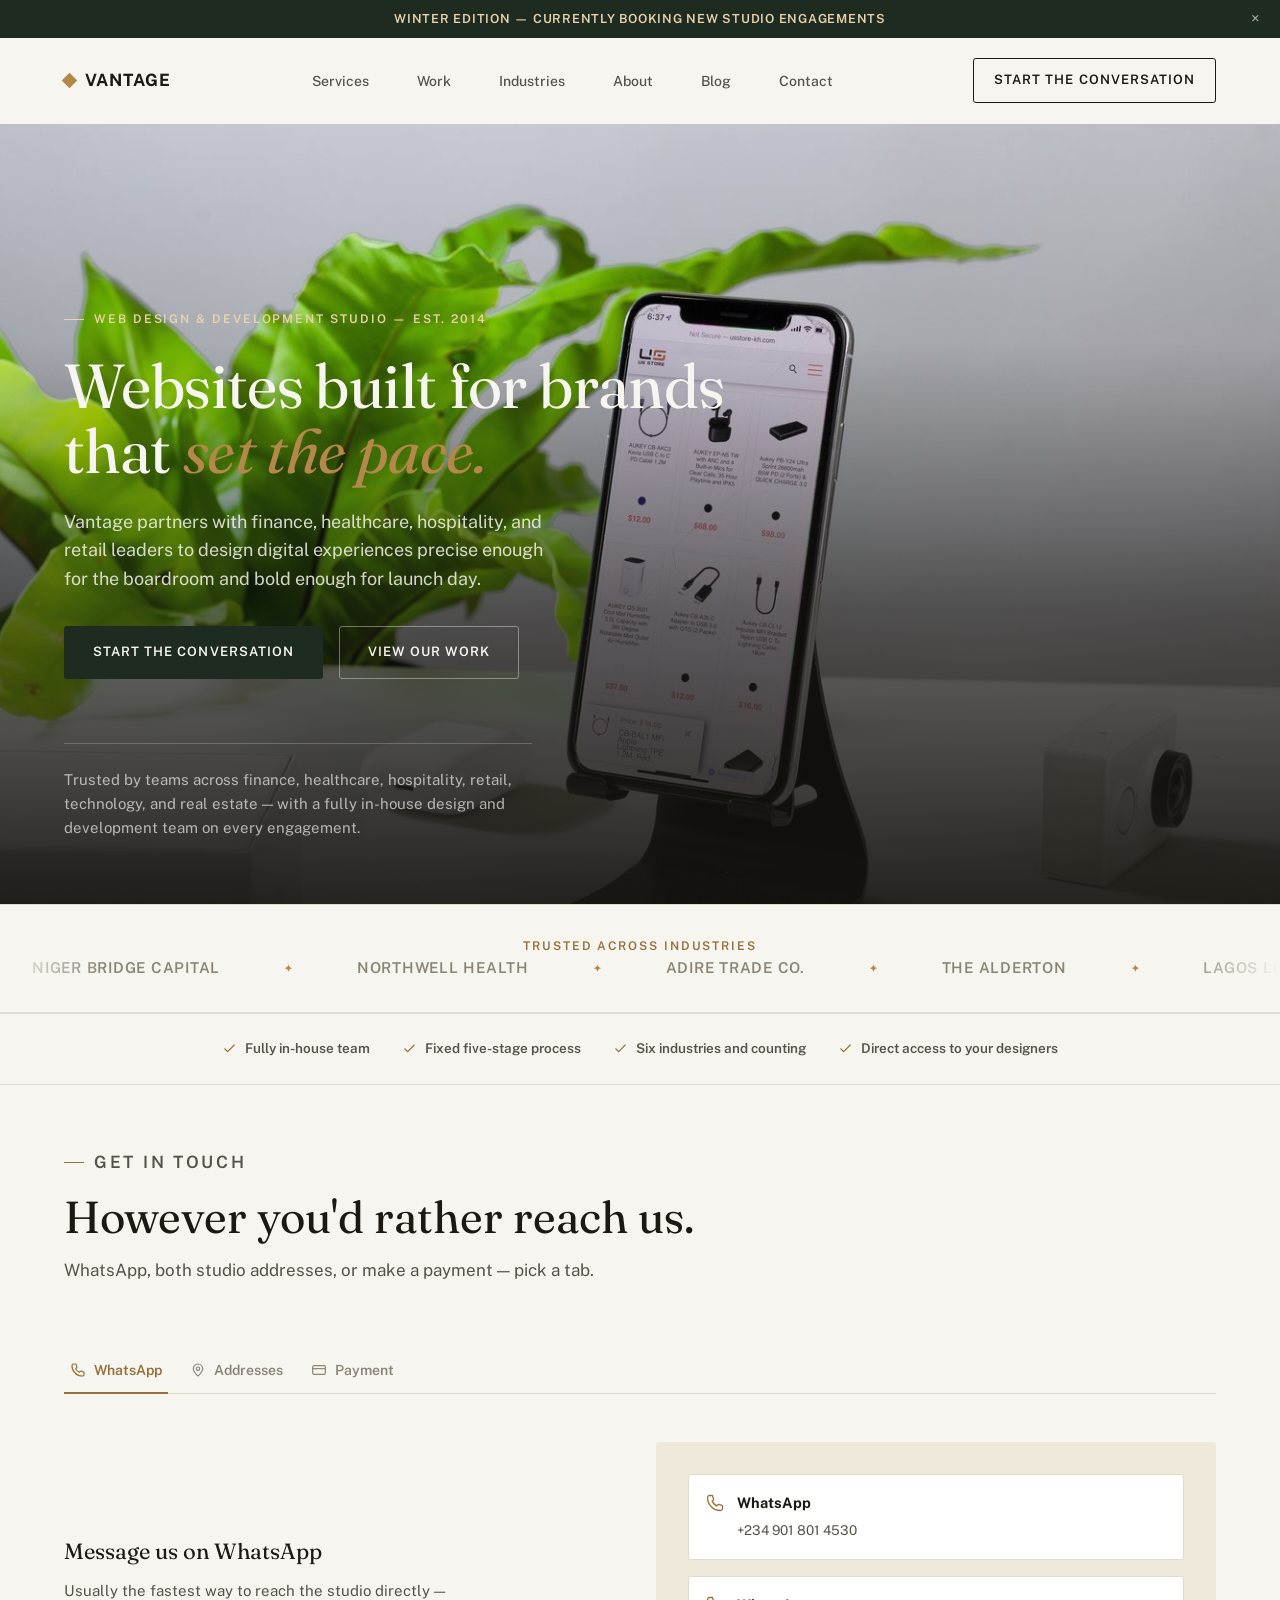
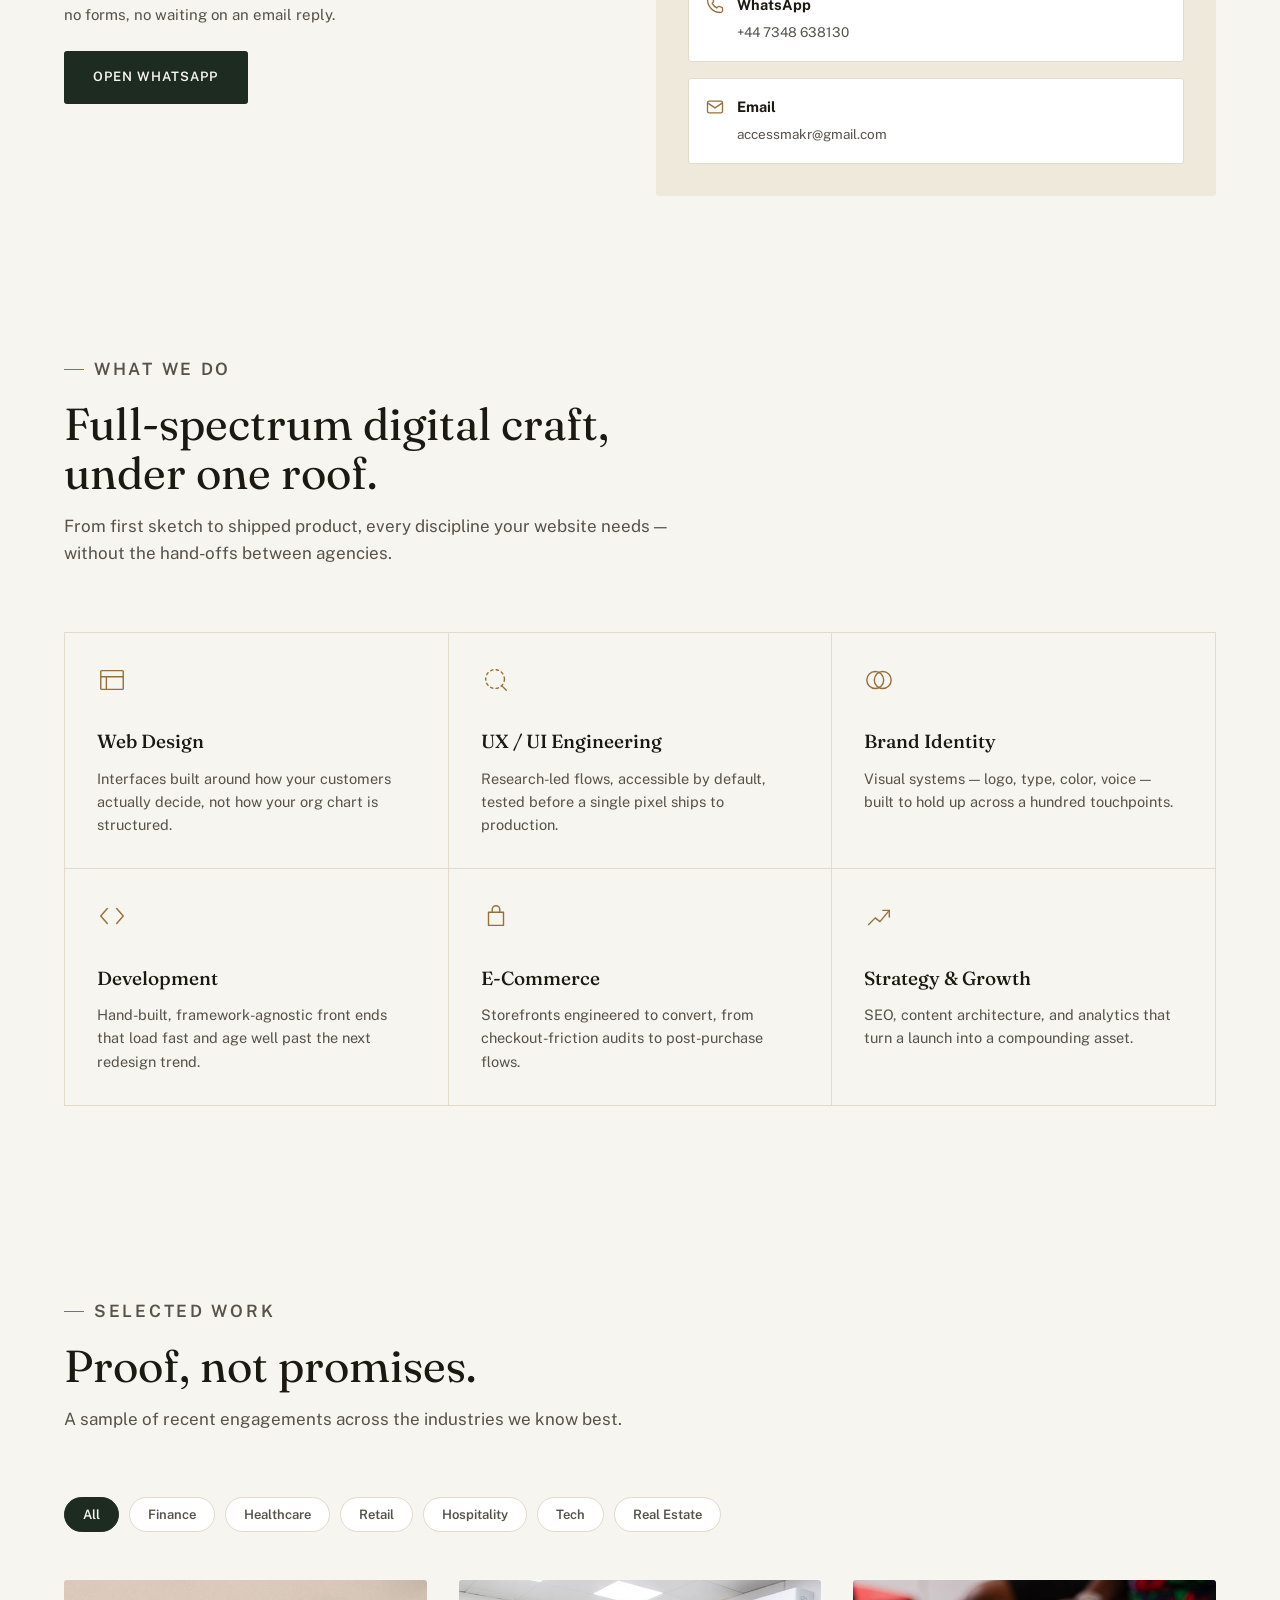
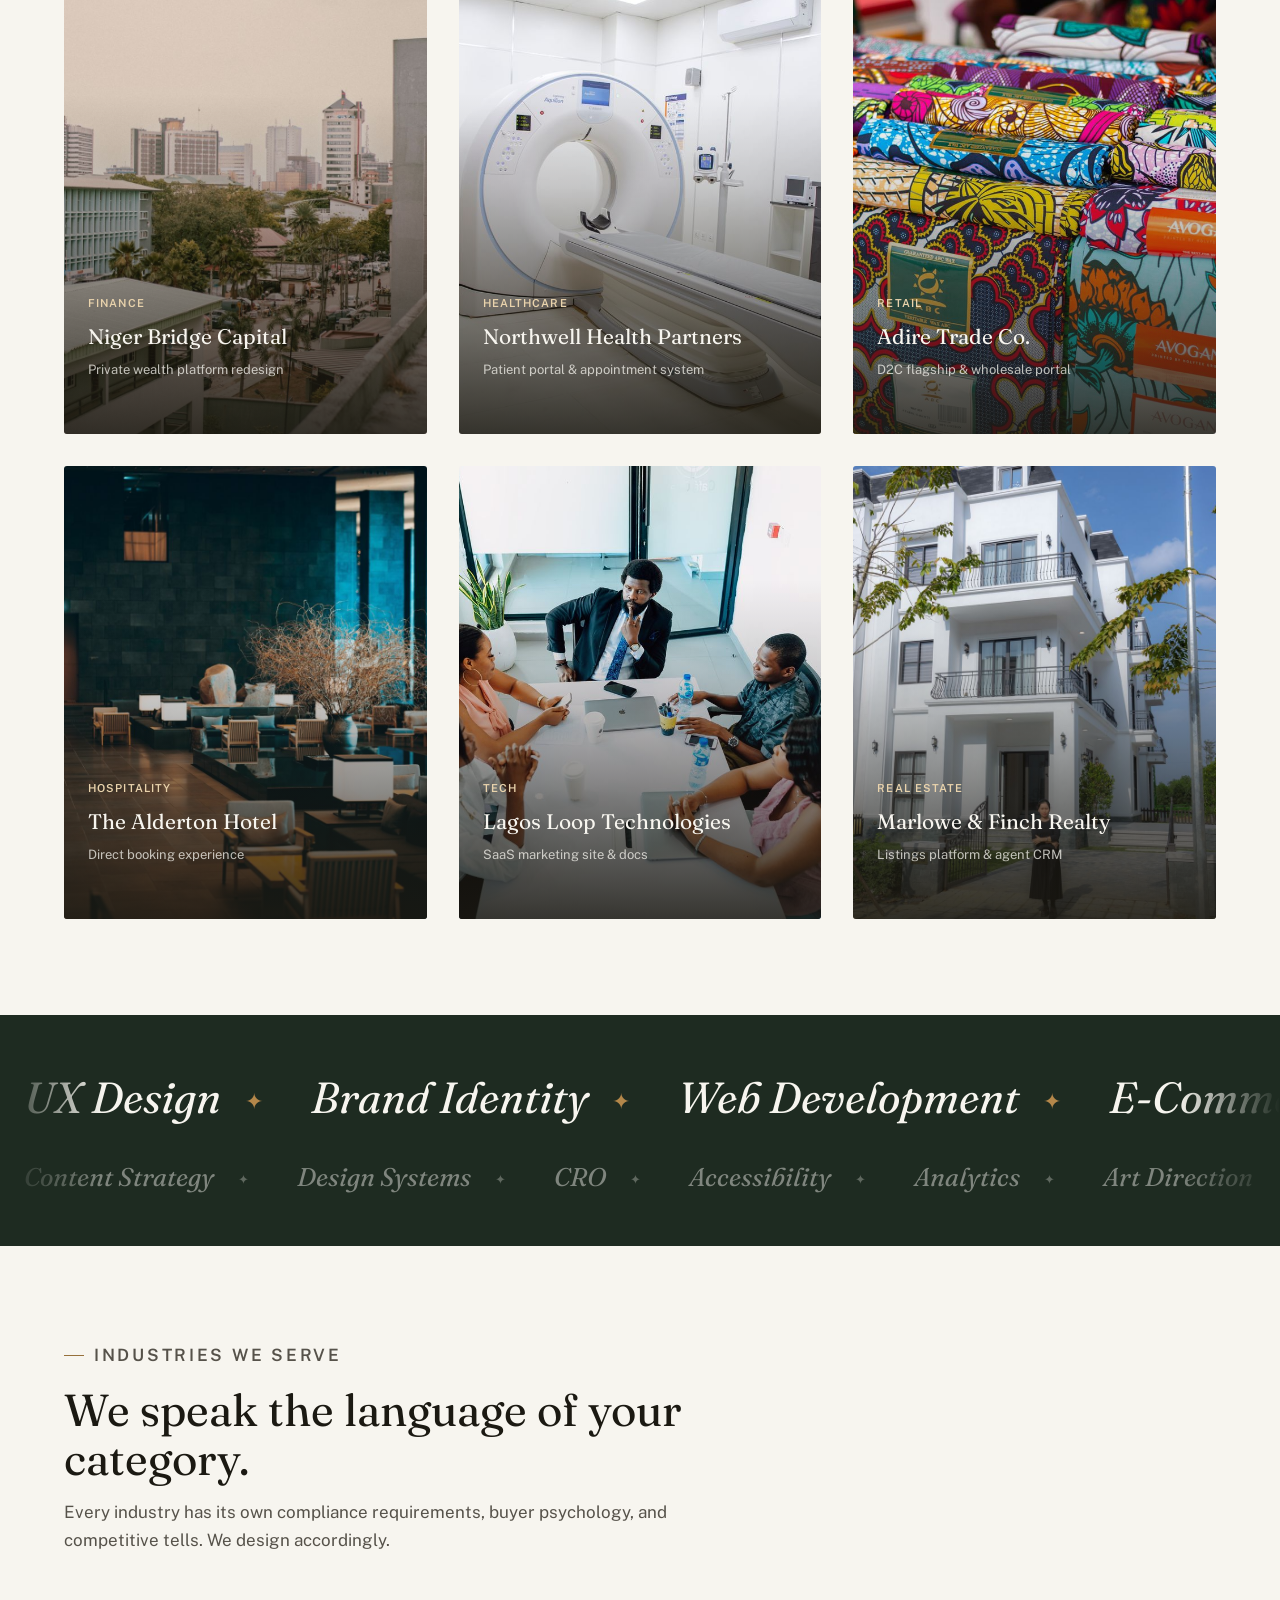
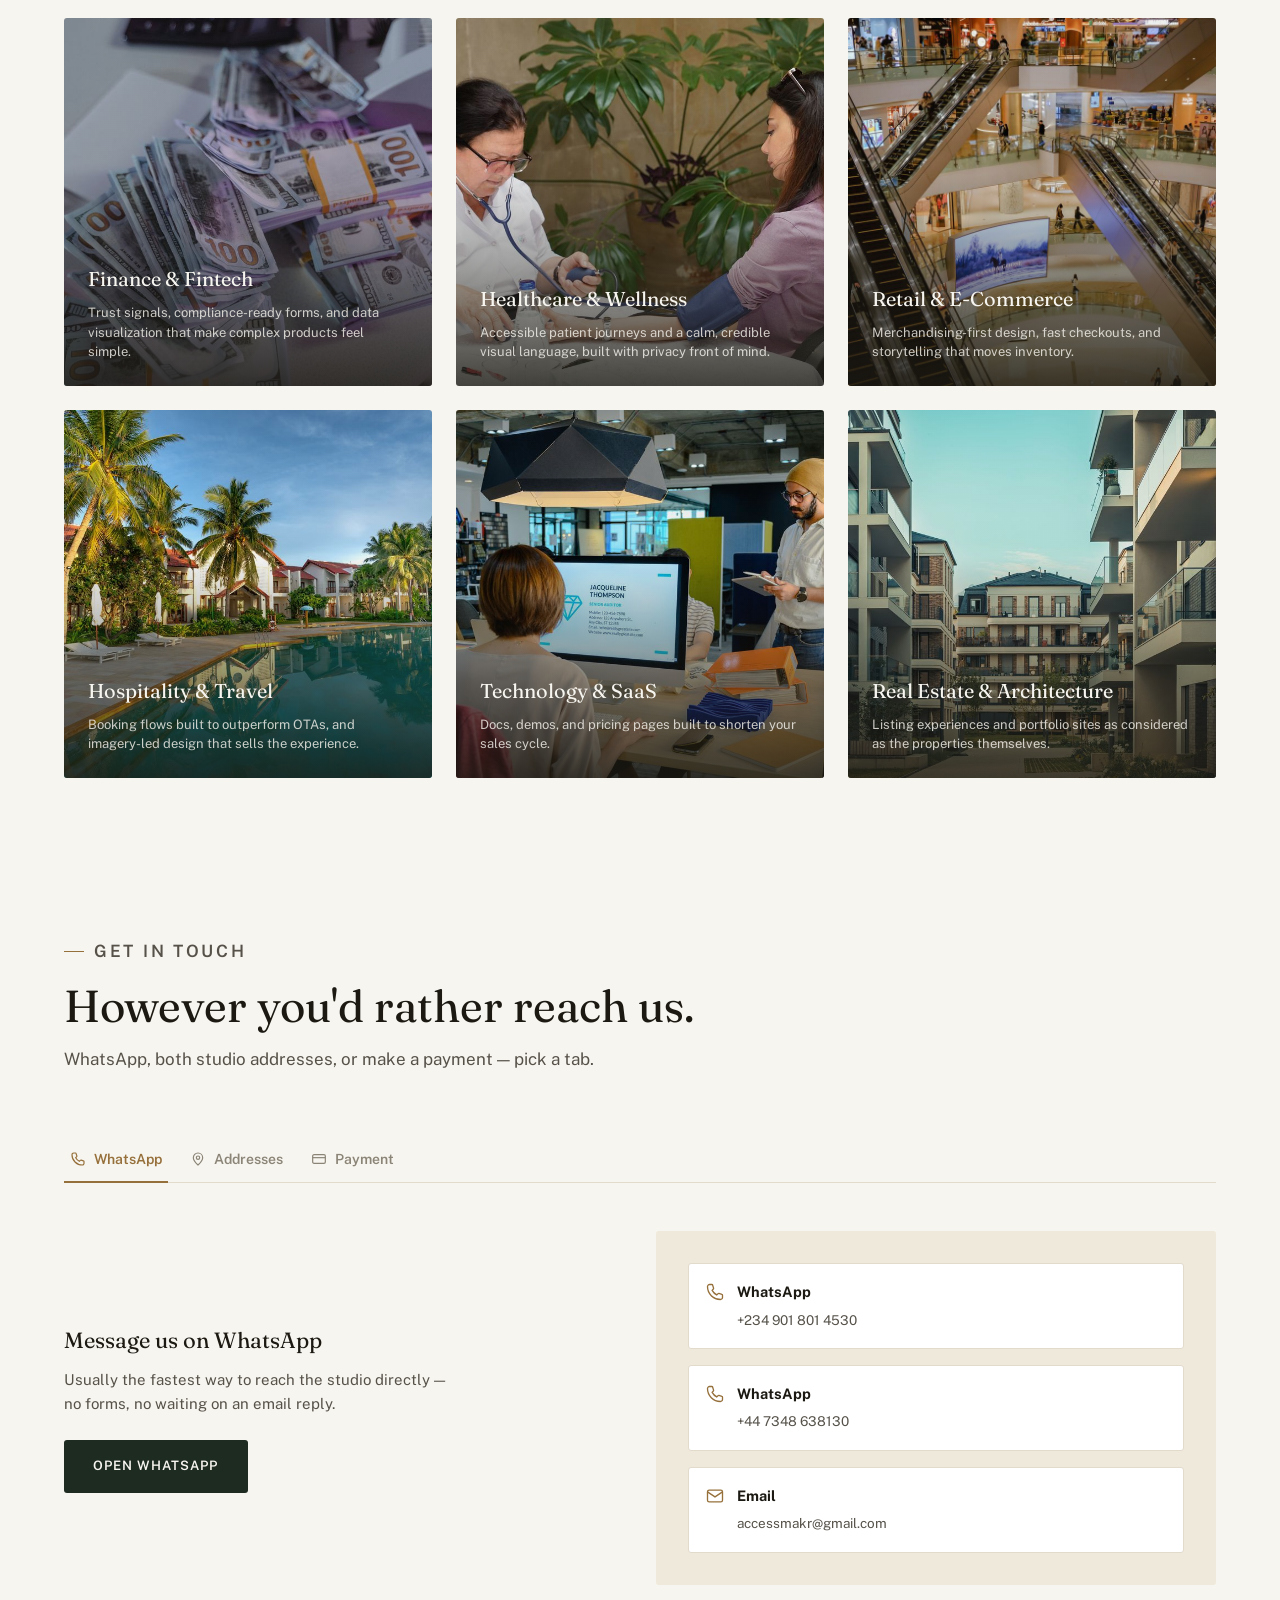
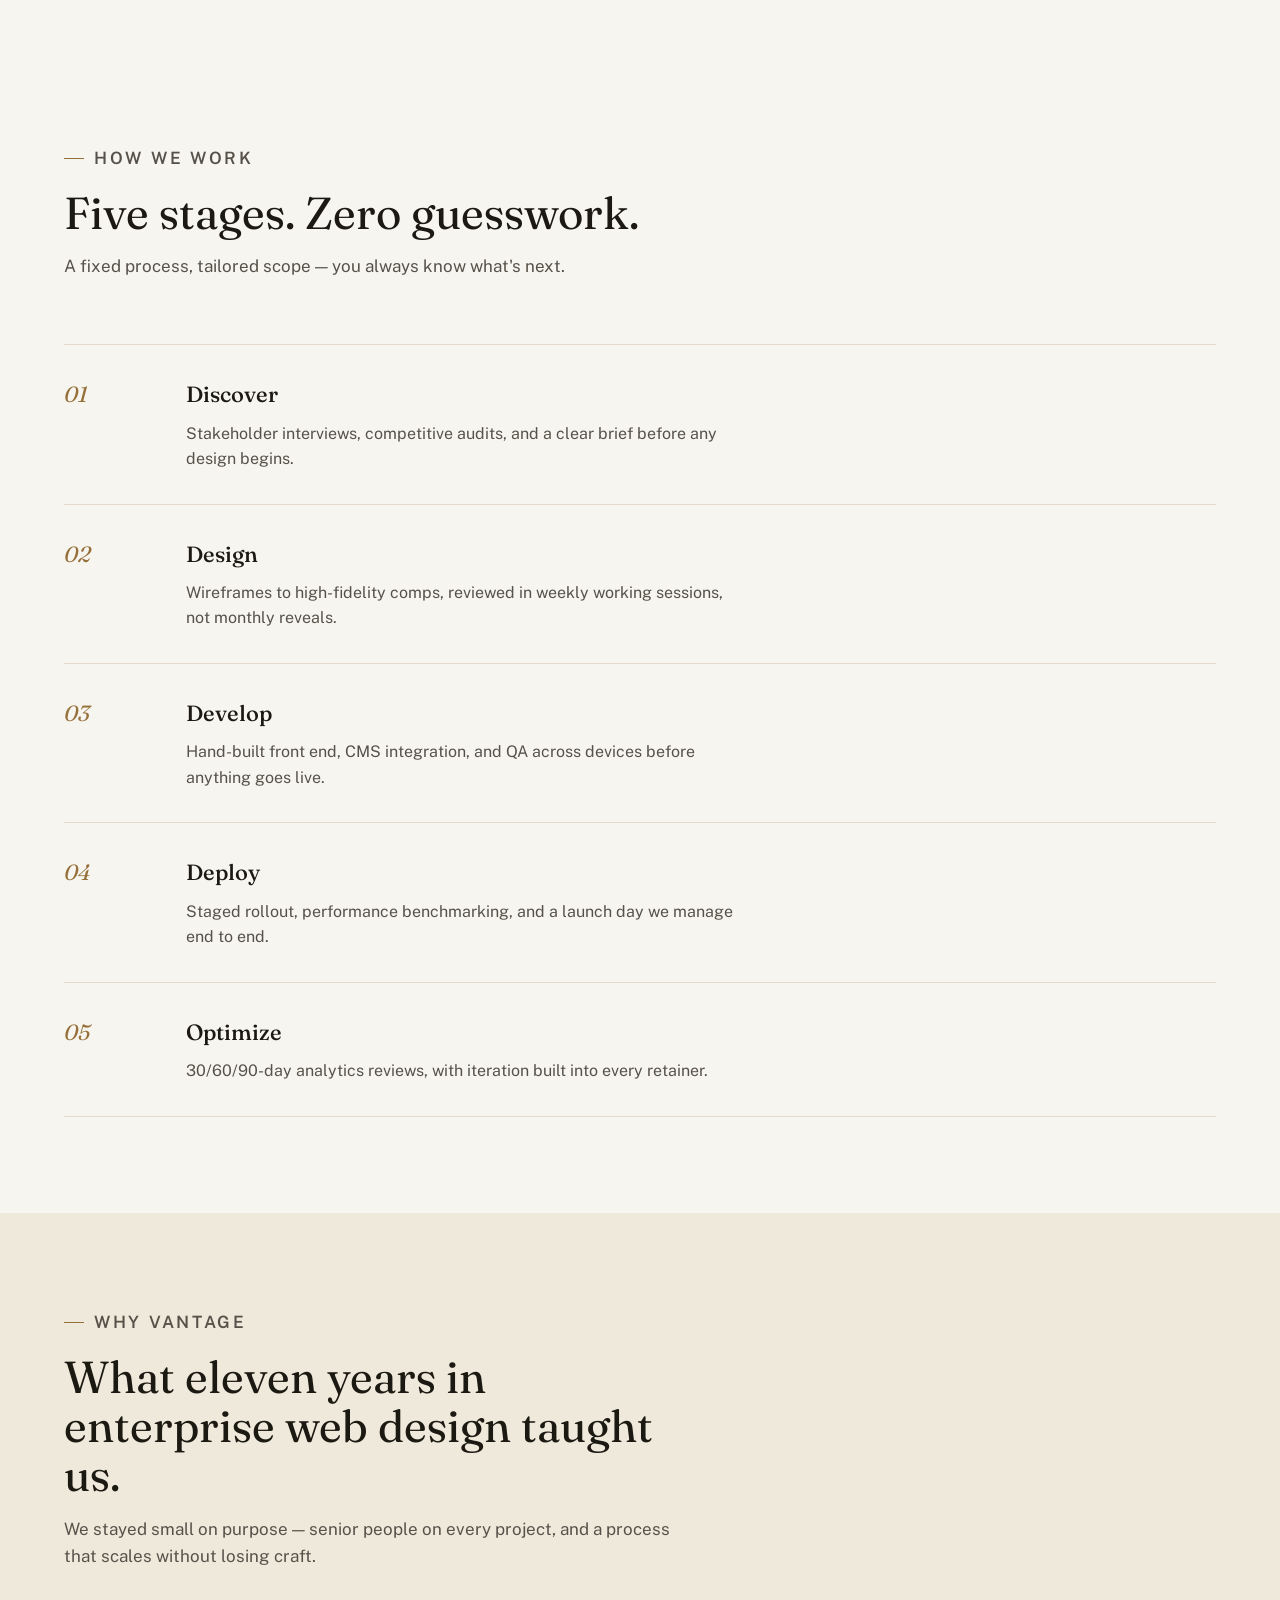
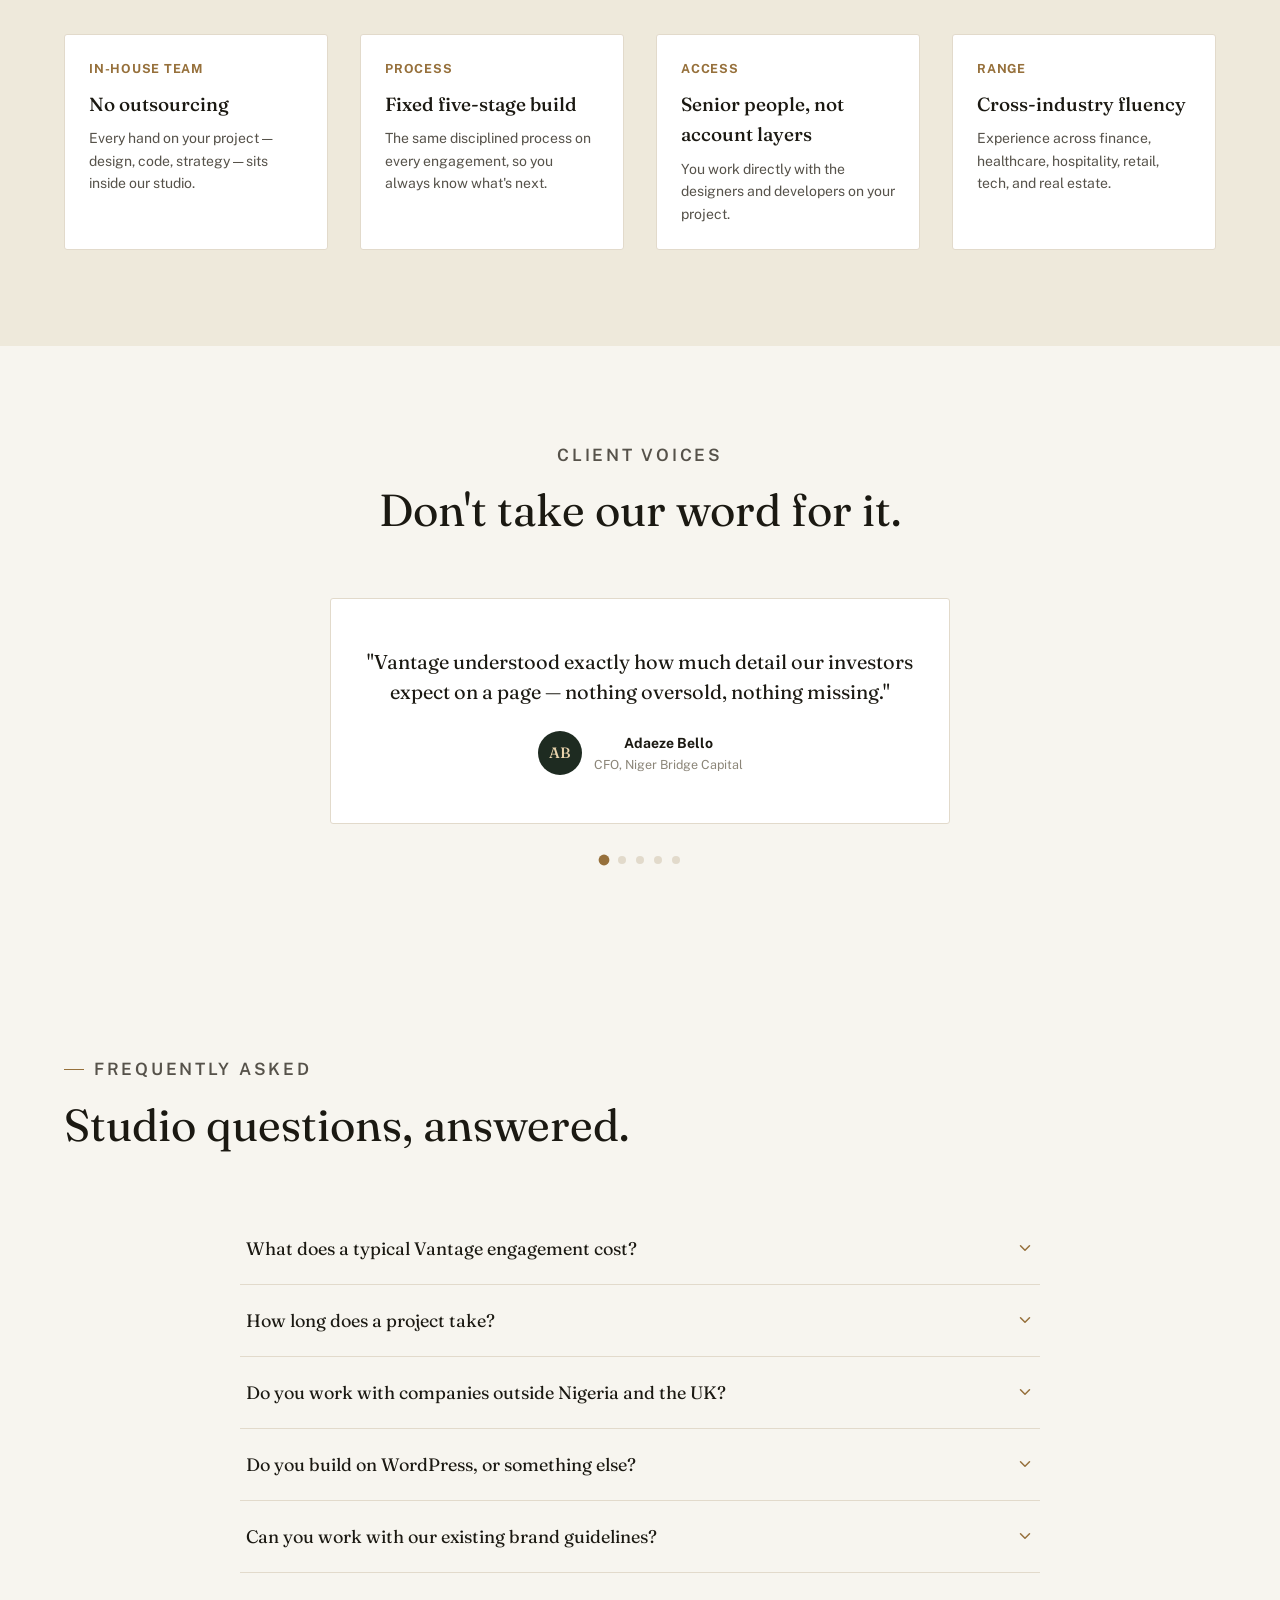
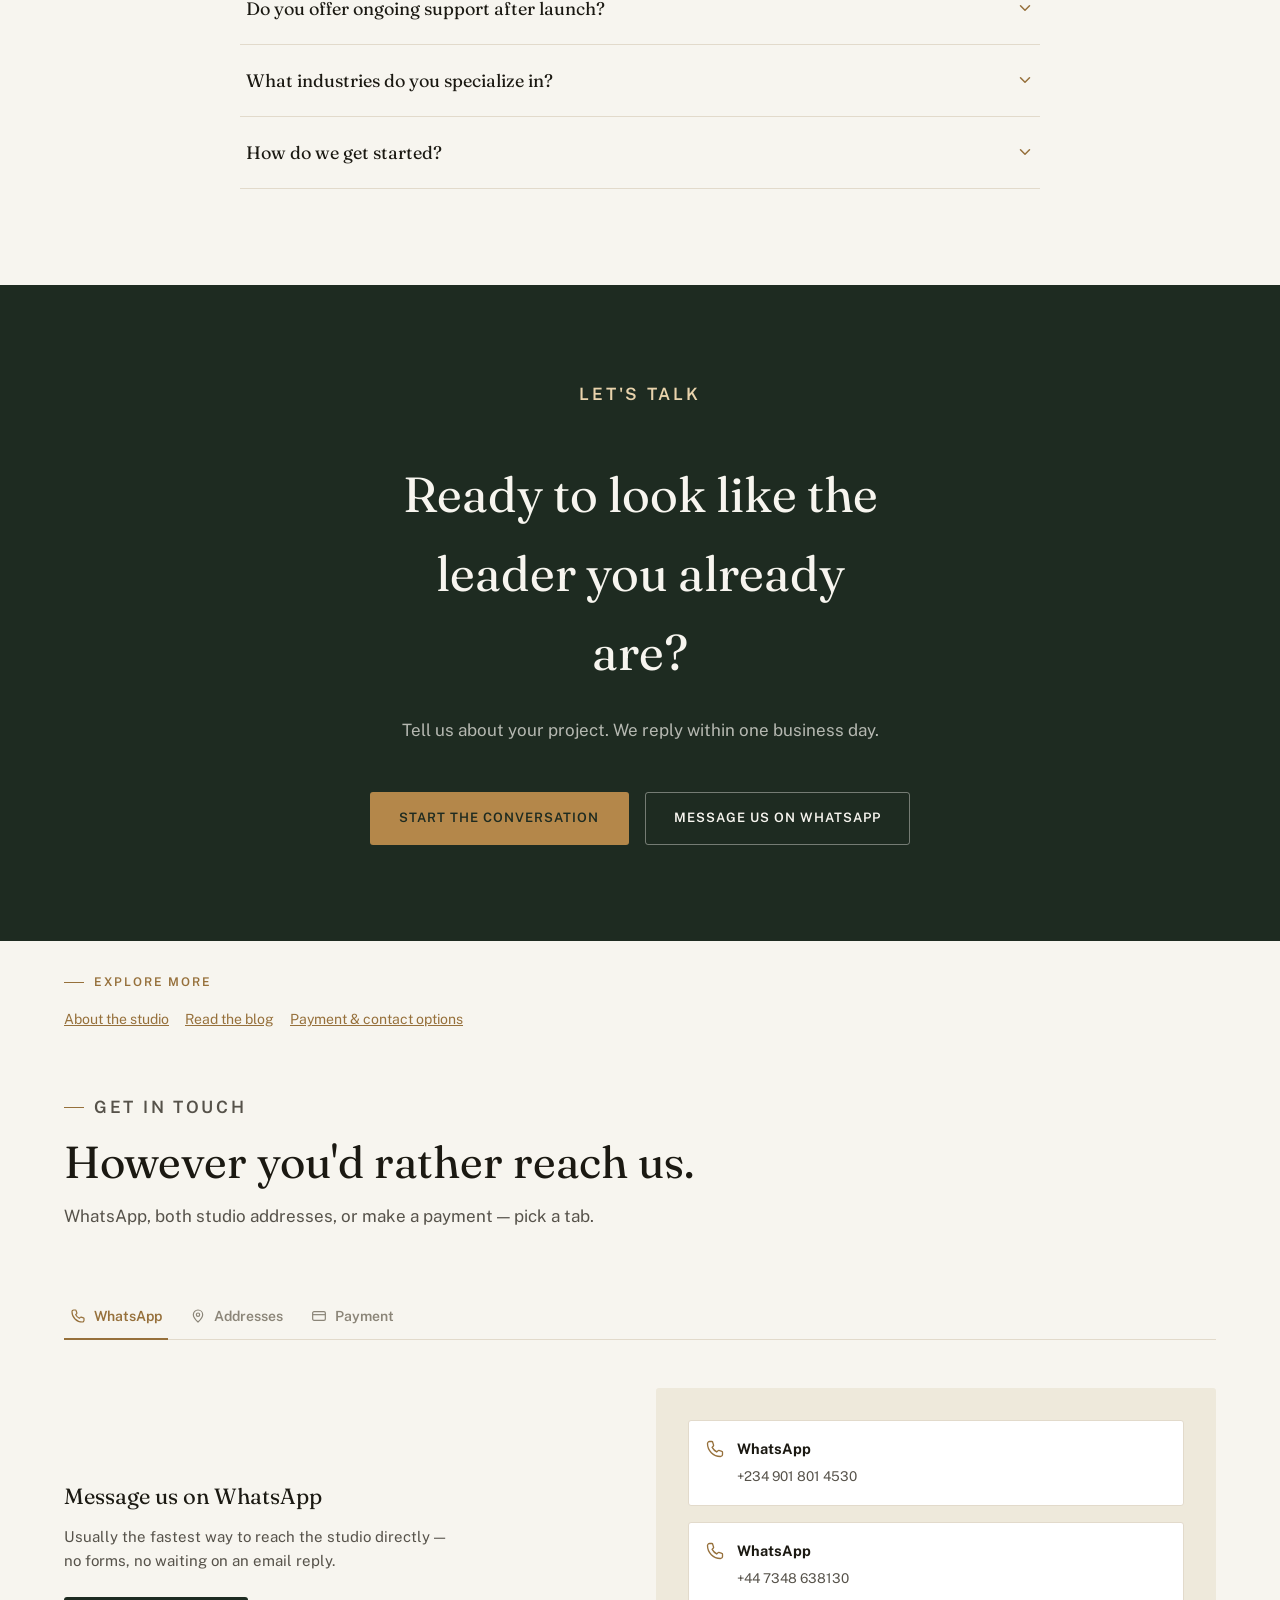
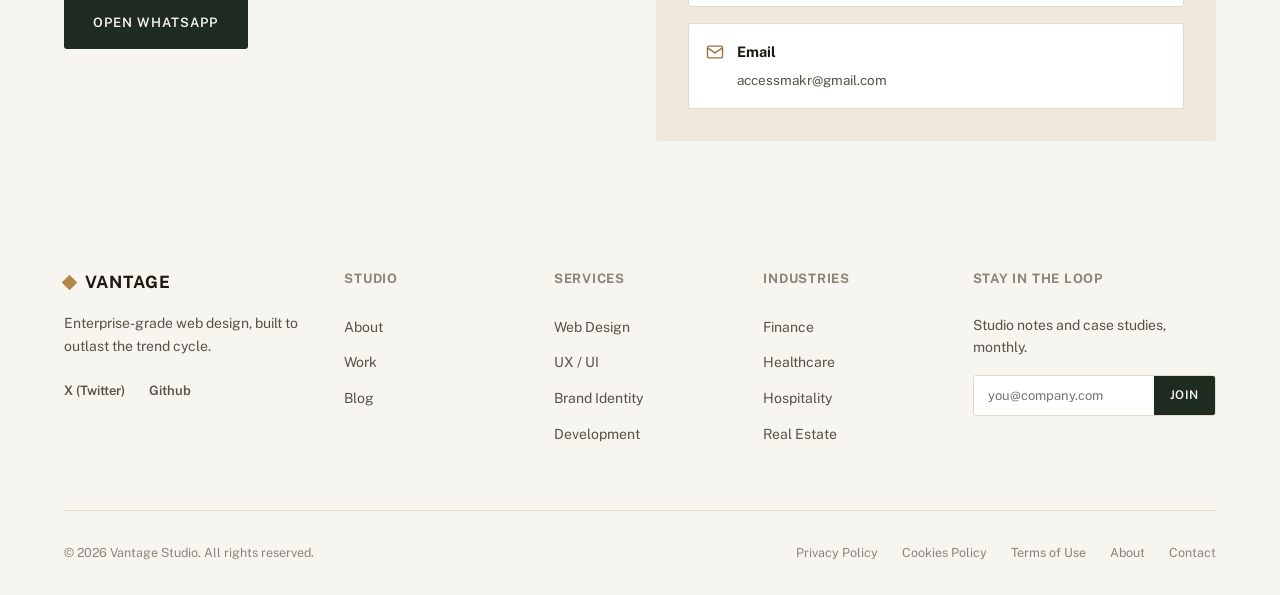
<file: index.html>
<!DOCTYPE html>
<html lang="en">
<head>
<meta charset="UTF-8">
<meta name="viewport" content="width=device-width, initial-scale=1.0">
<title>Vantage Studio — Enterprise Web Design & Development Agency</title>
<meta name="description" content="Vantage designs and builds enterprise-grade websites for finance, healthcare, hospitality, retail, tech, and real estate brands. See our work and start a project today.">
<meta name="keywords" content="web design agency, enterprise web design, website design company, UX UI design agency, brand identity studio, ecommerce web development">
<meta name="robots" content="index, follow">
<meta name="author" content="Vantage Studio">
<link rel="canonical" href="https://vantageweb.site/">
<link rel="alternate" hreflang="en" href="https://vantageweb.site/">
<link rel="alternate" hreflang="x-default" href="https://vantageweb.site/">
<link rel="sitemap" type="application/xml" href="/sitemap.xml">

<!-- Open Graph -->
<meta property="og:type" content="website">
<meta property="og:site_name" content="Vantage Studio">
<meta property="og:title" content="Vantage Studio — Enterprise Web Design & Development Agency">
<meta property="og:description" content="Enterprise-grade websites for finance, healthcare, hospitality, retail, tech, and real estate brands.">
<meta property="og:url" content="https://vantageweb.site/">
<meta property="og:image" content="images/home-og.jpg">

<!-- Twitter -->
<meta name="twitter:card" content="summary_large_image">
<meta name="twitter:title" content="Vantage Studio — Enterprise Web Design & Development Agency">
<meta name="twitter:description" content="Enterprise-grade websites for finance, healthcare, hospitality, retail, tech, and real estate brands.">
<meta name="twitter:image" content="images/home-og.jpg">

<!-- Geo (Abuja studio location — refine to exact coordinates once confirmed) -->
<meta name="geo.placename" content="Abuja, Nigeria">
<meta name="geo.position" content="9.0333;7.5236">
<meta name="ICBM" content="9.0333, 7.5236">

<link rel="icon" type="image/svg+xml" href="data:image/svg+xml,%3Csvg xmlns='http://www.w3.org/2000/svg' viewBox='0 0 100 100'%3E%3Crect width='100' height='100' fill='%231E2B21'/%3E%3Crect x='30' y='30' width='40' height='40' fill='%23B4874A' transform='rotate(45 50 50)'/%3E%3C/svg%3E">
<link rel="apple-touch-icon" href="data:image/svg+xml,%3Csvg xmlns='http://www.w3.org/2000/svg' viewBox='0 0 100 100'%3E%3Crect width='100' height='100' fill='%231E2B21'/%3E%3Crect x='30' y='30' width='40' height='40' fill='%23B4874A' transform='rotate(45 50 50)'/%3E%3C/svg%3E">

<link rel="preconnect" href="https://fonts.googleapis.com">
<link rel="preconnect" href="https://fonts.gstatic.com" crossorigin>
<link href="https://fonts.googleapis.com/css2?family=Fraunces:ital,opsz,wght@0,9..144,300;0,9..144,400;0,9..144,500;0,9..144,600;1,9..144,400;1,9..144,500&family=Public+Sans:wght@300;400;500;600;700&display=swap" rel="stylesheet">
<link rel="stylesheet" href="css/styles.css">

<script type="application/ld+json" data-schema>
{
  "@context": "https://schema.org",
  "@graph": [
    {
      "@type": "Organization",
      "@id": "https://vantageweb.site/#organization",
      "name": "Vantage Studio",
      "url": "https://vantageweb.site/",
      "logo": "https://vantageweb.site/favicon.svg",
      "description": "Enterprise-grade web design and development studio serving finance, healthcare, hospitality, retail, technology, and real estate clients.",
      "sameAs": ["https://x.com/vantagestudio", "https://github.com/vantagestudio"],
      "location": [
        {
          "@type": "Place",
          "name": "Vantage Studio — Abuja",
          "address": {
            "@type": "PostalAddress",
            "streetAddress": "Behind Desmos Pharmacy, Kofi Annan / Linda Chalker Junction, Asokoro Extension",
            "addressLocality": "Abuja",
            "addressRegion": "FCT",
            "addressCountry": "NG"
          }
        },
        {
          "@type": "Place",
          "name": "Vantage Studio — London",
          "address": {
            "@type": "PostalAddress",
            "addressLocality": "Finsbury Park, Greater London",
            "postalCode": "N4 2BA",
            "addressCountry": "GB"
          }
        }
      ],
      "dateModified": "2026-07-13"
    },
    {
      "@type": "WebSite",
      "@id": "https://vantageweb.site/#website",
      "url": "https://vantageweb.site/",
      "name": "Vantage Studio",
      "publisher": { "@id": "https://vantageweb.site/#organization" },
      "potentialAction": {
        "@type": "SearchAction",
        "target": "https://vantageweb.site/blog.html?s={search_term_string}",
        "query-input": "required name=search_term_string"
      }
    }
  ]
}
</script>
</head>
<body>

<div class="scroll-progress"></div>

<div class="season-banner">
  <span data-season-banner></span>
  <button type="button" aria-label="Dismiss banner" data-dismiss-banner>&times;</button>
</div>

<nav class="nav" id="nav">
  <div class="wrap nav__inner">
    <a href="index.html" class="logo"><span class="logo__mark"></span>VANTAGE</a>
    <ul class="nav__links" id="navLinks">
      <li><a href="index.html#services">Services</a></li>
      <li><a href="index.html#work">Work</a></li>
      <li><a href="index.html#industries">Industries</a></li>
      <li><a href="about.html">About</a></li>
      <li><a href="blog.html">Blog</a></li>
      <li><a href="contact.html">Contact</a></li>
    </ul>
    <div class="nav__right">
      <a href="contact.html" class="btn btn--ghost" style="padding:11px 20px;" data-cta-rotate>Start a Project</a>
      <button class="nav__burger" id="burger" aria-label="Toggle menu"><span></span><span></span><span></span></button>
    </div>
  </div>
</nav>

<header class="hero" id="top">
  <div class="hero__carousel" aria-hidden="true">
    <img class="hero__slide is-active" src="images/hero-1.jpg" alt="" fetchpriority="high">
    <img class="hero__slide" data-src="images/hero-2.jpg" alt="">
    <img class="hero__slide" data-src="images/hero-3.jpg" alt="">
    <img class="hero__slide" data-src="images/hero-4.jpg" alt="">
    <img class="hero__slide" data-src="images/hero-5.jpg" alt="">
  </div>
  <div class="hero__overlay"></div>
  <div class="wrap hero__content">
    <p class="eyebrow">Web Design &amp; Development Studio — Est. 2014</p>
    <h1 class="hero__headline">Websites built for brands that <em>set the pace.</em></h1>
    <p class="hero__sub">Vantage partners with finance, healthcare, hospitality, and retail leaders to design digital experiences precise enough for the boardroom and bold enough for launch day.</p>
    <div class="hero__ctas">
      <a href="contact.html" class="btn btn--primary" data-cta-rotate>Start a Project</a>
      <a href="#work" class="btn btn--outline-light">View Our Work</a>
    </div>
    <p class="hero__trust">Trusted by teams across finance, healthcare, hospitality, retail, technology, and real estate — with a fully in-house design and development team on every engagement.</p>
  </div>
</header>

<!-- Sample client names below are placeholder content — replace with real client wordmarks before launch. -->
<div class="logo-strip">
  <div class="wrap"><p class="eyebrow">Trusted across industries</p></div>
  <div class="marquee">
    <div class="marquee__track">
      <span>NIGER BRIDGE CAPITAL</span><span>NORTHWELL HEALTH</span><span>ADIRE TRADE CO.</span><span>THE ALDERTON</span><span>LAGOS LOOP TECHNOLOGIES</span><span>MARLOWE &amp; FINCH</span><span>AMARA WELLNESS GROUP</span><span>GWARINPA ESTATES</span><span>PORT &amp; COMPASS</span><span>ATLAS FINTECH</span>
      <span>NIGER BRIDGE CAPITAL</span><span>NORTHWELL HEALTH</span><span>ADIRE TRADE CO.</span><span>THE ALDERTON</span><span>LAGOS LOOP TECHNOLOGIES</span><span>MARLOWE &amp; FINCH</span><span>AMARA WELLNESS GROUP</span><span>GWARINPA ESTATES</span><span>PORT &amp; COMPASS</span><span>ATLAS FINTECH</span>
    </div>
  </div>
</div>

<div class="trust-strip">
  <div class="wrap">
    <span class="trust-strip__item"><svg viewBox="0 0 24 24"><path d="M4 12 l5 5 L20 6"/></svg>Fully in-house team</span>
    <span class="trust-strip__item"><svg viewBox="0 0 24 24"><path d="M4 12 l5 5 L20 6"/></svg>Fixed five-stage process</span>
    <span class="trust-strip__item"><svg viewBox="0 0 24 24"><path d="M4 12 l5 5 L20 6"/></svg>Six industries and counting</span>
    <span class="trust-strip__item"><svg viewBox="0 0 24 24"><path d="M4 12 l5 5 L20 6"/></svg>Direct access to your designers</span>
  </div>
</div>

<section class="reach-us" id="reach-us">
  <div class="wrap">
    <div class="sec-head reveal">
      <p class="eyebrow">Get in touch</p>
      <h2>However you'd rather reach us.</h2>
      <p>WhatsApp, both studio addresses, or make a payment — pick a tab.</p>
    </div>

    <div class="tabs reveal">
      <div class="tabs__nav" role="tablist">
        <button class="tabs__btn is-active" type="button" role="tab" aria-selected="true" aria-controls="tab-whatsapp-1" id="tab-whatsapp-btn-1">
          <svg viewBox="0 0 24 24"><path d="M3 5.5A2.5 2.5 0 0 1 5.5 3h2.7c.4 0 .8.3.9.7l1.2 3.6c.1.4 0 .8-.3 1.1L8.6 10a13 13 0 0 0 5.4 5.4l1.6-1.4c.3-.3.7-.4 1.1-.3l3.6 1.2c.4.1.7.5.7.9v2.7A2.5 2.5 0 0 1 18.5 21 15.5 15.5 0 0 1 3 5.5Z"/></svg>
          WhatsApp
        </button>
        <button class="tabs__btn" type="button" role="tab" aria-selected="false" aria-controls="tab-addresses-1" id="tab-addresses-btn-1">
          <svg viewBox="0 0 24 24"><path d="M12 21s-7-6.5-7-11a7 7 0 0 1 14 0c0 4.5-7 11-7 11Z"/><circle cx="12" cy="10" r="2.5"/></svg>
          Addresses
        </button>
        <button class="tabs__btn" type="button" role="tab" aria-selected="false" aria-controls="tab-payment-1" id="tab-payment-btn-1">
          <svg viewBox="0 0 24 24"><rect x="2.5" y="5.5" width="19" height="13" rx="2"/><line x1="2.5" y1="10" x2="21.5" y2="10"/></svg>
          Payment
        </button>
      </div>

      <div class="tabs__panels">
        <div class="tabs__panel is-active" id="tab-whatsapp-1" role="tabpanel" aria-labelledby="tab-whatsapp-btn-1">
          <div class="reach-panel">
            <div class="reach-panel__body">
              <h3>Message us on WhatsApp</h3>
              <p>Usually the fastest way to reach the studio directly — no forms, no waiting on an email reply.</p>
              <a href="https://wa.me/2349018014530" class="btn btn--primary" target="_blank" rel="noopener">Open WhatsApp</a>
            </div>
            <div class="reach-panel__visual">
              <div class="contact-channel">
                <svg viewBox="0 0 24 24"><path d="M3 5.5A2.5 2.5 0 0 1 5.5 3h2.7c.4 0 .8.3.9.7l1.2 3.6c.1.4 0 .8-.3 1.1L8.6 10a13 13 0 0 0 5.4 5.4l1.6-1.4c.3-.3.7-.4 1.1-.3l3.6 1.2c.4.1.7.5.7.9v2.7A2.5 2.5 0 0 1 18.5 21 15.5 15.5 0 0 1 3 5.5Z"/></svg>
                <div><b>WhatsApp</b><span>+234 901 801 4530</span></div>
              </div>
              <div class="contact-channel" style="margin-top: var(--sp-2);">
                <svg viewBox="0 0 24 24"><path d="M3 5.5A2.5 2.5 0 0 1 5.5 3h2.7c.4 0 .8.3.9.7l1.2 3.6c.1.4 0 .8-.3 1.1L8.6 10a13 13 0 0 0 5.4 5.4l1.6-1.4c.3-.3.7-.4 1.1-.3l3.6 1.2c.4.1.7.5.7.9v2.7A2.5 2.5 0 0 1 18.5 21 15.5 15.5 0 0 1 3 5.5Z"/></svg>
                <div><b>WhatsApp</b><span>+44 7348 638130</span></div>
              </div>
              <div class="contact-channel" style="margin-top: var(--sp-2);">
                <svg viewBox="0 0 24 24"><rect x="3" y="5" width="18" height="14" rx="2"/><path d="M3 7l9 6 9-6"/></svg>
                <div><b>Email</b><span>accessmakr@gmail.com</span></div>
              </div>
            </div>
          </div>
        </div>

        <div class="tabs__panel" id="tab-addresses-1" role="tabpanel" aria-labelledby="tab-addresses-btn-1">
          <div class="reach-panel">
            <div class="reach-panel__body">
              <h3>Two studio locations</h3>
              <p>Based in Abuja and London, working with clients across time zones as a matter of course.</p>
              <a href="contact.html" class="btn btn--ghost">Full Details &amp; Map</a>
            </div>
            <div class="reach-panel__visual">
              <div class="address-block">
                <div class="address-card">
                  <span>Abuja, Nigeria</span>
                  <p>Behind Desmos Pharmacy<br>Asokoro Extension<br>Abuja, FCT</p>
                </div>
                <div class="address-card">
                  <span>London, UK</span>
                  <p>Finsbury Park<br>Greater London<br>N4 2BA</p>
                </div>
              </div>
            </div>
          </div>
        </div>

        <div class="tabs__panel" id="tab-payment-1" role="tabpanel" aria-labelledby="tab-payment-btn-1">
          <div class="reach-panel">
            <div class="reach-panel__body">
              <h3>Pay by card or bank transfer</h3>
              <p>PayPal for debit and credit cards, or a direct Moniepoint transfer for clients paying within Nigeria.</p>
              <a href="contact.html#payments" class="btn btn--primary">Make a Payment</a>
            </div>
            <div class="reach-panel__visual">
              <div class="pay-card" style="padding: var(--sp-3);">
                <h3 style="font-size:16px;">PayPal</h3>
                <p style="margin-bottom:0;">Debit or credit card, processed securely.</p>
              </div>
              <div class="pay-card" style="padding: var(--sp-3); margin-top: var(--sp-2);">
                <h3 style="font-size:16px;">Bank Transfer</h3>
                <div class="pay-card__row"><span>Bank</span><span>Moniepoint</span></div>
                <div class="pay-card__row"><span>Account Name</span><span>Bichi Tech Accessories</span></div>
              </div>
            </div>
          </div>
        </div>
      </div>
    </div>
  </div>
</section>

<section id="services">

  <div class="wrap">
    <div class="sec-head reveal">
      <p class="eyebrow">What we do</p>
      <h2>Full-spectrum digital craft, under one roof.</h2>
      <p>From first sketch to shipped product, every discipline your website needs — without the hand-offs between agencies.</p>
    </div>
    <div class="services__grid reveal">
      <div class="service">
        <svg viewBox="0 0 32 32"><rect x="4" y="6" width="24" height="20" rx="1"></rect><line x1="4" y1="12.5" x2="28" y2="12.5"></line><line x1="10" y1="12.5" x2="10" y2="26"></line></svg>
        <h3>Web Design</h3>
        <p>Interfaces built around how your customers actually decide, not how your org chart is structured.</p>
      </div>
      <div class="service">
        <svg viewBox="0 0 32 32"><circle cx="15" cy="15" r="10" stroke-dasharray="2.5 3.5"></circle><path d="M22 22 L27 27"></path></svg>
        <h3>UX / UI Engineering</h3>
        <p>Research-led flows, accessible by default, tested before a single pixel ships to production.</p>
      </div>
      <div class="service">
        <svg viewBox="0 0 32 32"><circle cx="12" cy="16" r="9"></circle><circle cx="20" cy="16" r="9"></circle></svg>
        <h3>Brand Identity</h3>
        <p>Visual systems — logo, type, color, voice — built to hold up across a hundred touchpoints.</p>
      </div>
      <div class="service">
        <svg viewBox="0 0 32 32"><path d="M11 8 L4 16 L11 24"></path><path d="M21 8 L28 16 L21 24"></path></svg>
        <h3>Development</h3>
        <p>Hand-built, framework-agnostic front ends that load fast and age well past the next redesign trend.</p>
      </div>
      <div class="service">
        <svg viewBox="0 0 32 32"><path d="M8 12 L8 26 L24 26 L24 12 Z"></path><path d="M12 12 V9 a4 4 0 0 1 8 0 V12"></path></svg>
        <h3>E-Commerce</h3>
        <p>Storefronts engineered to convert, from checkout-friction audits to post-purchase flows.</p>
      </div>
      <div class="service">
        <svg viewBox="0 0 32 32"><path d="M5 25 L12 18 L17 22 L27 10"></path><path d="M20 10 L27 10 L27 17"></path></svg>
        <h3>Strategy &amp; Growth</h3>
        <p>SEO, content architecture, and analytics that turn a launch into a compounding asset.</p>
      </div>
    </div>
  </div>
</section>

<section id="work">
  <div class="wrap">
    <div class="sec-head reveal">
      <p class="eyebrow">Selected work</p>
      <h2>Proof, not promises.</h2>
      <p>A sample of recent engagements across the industries we know best.</p>
    </div>
    <div class="work__filters reveal">
      <button class="filter is-active" data-filter="all">All</button>
      <button class="filter" data-filter="finance">Finance</button>
      <button class="filter" data-filter="healthcare">Healthcare</button>
      <button class="filter" data-filter="retail">Retail</button>
      <button class="filter" data-filter="hospitality">Hospitality</button>
      <button class="filter" data-filter="tech">Tech</button>
      <button class="filter" data-filter="realestate">Real Estate</button>
    </div>
    <!-- Sample project names/results below are placeholder content — replace with real case studies before launch. -->
    <div class="work__grid reveal">
      <a class="work-card" href="contact.html" data-industry="finance">
        <img src="images/work-finance.jpg" alt="Niger Bridge Capital project" loading="lazy">
        <div class="work-card__overlay">
          <span class="work-card__tag">Finance</span>
          <h3 class="work-card__title">Niger Bridge Capital</h3>
          <p class="work-card__result">Private wealth platform redesign</p>
          <span class="work-card__link">Start a Similar Project →</span>
        </div>
      </a>
      <a class="work-card" href="contact.html" data-industry="healthcare">
        <img src="images/work-healthcare.jpg" alt="Northwell Health Partners project" loading="lazy">
        <div class="work-card__overlay">
          <span class="work-card__tag">Healthcare</span>
          <h3 class="work-card__title">Northwell Health Partners</h3>
          <p class="work-card__result">Patient portal &amp; appointment system</p>
          <span class="work-card__link">Start a Similar Project →</span>
        </div>
      </a>
      <a class="work-card" href="contact.html" data-industry="retail">
        <img src="images/work-retail.jpg" alt="Adire Trade Co. project" loading="lazy">
        <div class="work-card__overlay">
          <span class="work-card__tag">Retail</span>
          <h3 class="work-card__title">Adire Trade Co.</h3>
          <p class="work-card__result">D2C flagship &amp; wholesale portal</p>
          <span class="work-card__link">Start a Similar Project →</span>
        </div>
      </a>
      <a class="work-card" href="contact.html" data-industry="hospitality">
        <img src="images/work-hospitality.jpg" alt="The Alderton Hotel project" loading="lazy">
        <div class="work-card__overlay">
          <span class="work-card__tag">Hospitality</span>
          <h3 class="work-card__title">The Alderton Hotel</h3>
          <p class="work-card__result">Direct booking experience</p>
          <span class="work-card__link">Start a Similar Project →</span>
        </div>
      </a>
      <a class="work-card" href="contact.html" data-industry="tech">
        <img src="images/work-tech.jpg" alt="Lagos Loop Technologies project" loading="lazy">
        <div class="work-card__overlay">
          <span class="work-card__tag">Tech</span>
          <h3 class="work-card__title">Lagos Loop Technologies</h3>
          <p class="work-card__result">SaaS marketing site &amp; docs</p>
          <span class="work-card__link">Start a Similar Project →</span>
        </div>
      </a>
      <a class="work-card" href="contact.html" data-industry="realestate">
        <img src="images/work-realestate.jpg" alt="Marlowe & Finch Realty project" loading="lazy">
        <div class="work-card__overlay">
          <span class="work-card__tag">Real Estate</span>
          <h3 class="work-card__title">Marlowe &amp; Finch Realty</h3>
          <p class="work-card__result">Listings platform &amp; agent CRM</p>
          <span class="work-card__link">Start a Similar Project →</span>
        </div>
      </a>
    </div>
  </div>
</section>

<div class="capmarq">
  <div class="marquee">
    <div class="capmarq__row capmarq__row--1">
      <span>UX Design</span><span>Brand Identity</span><span>Web Development</span><span>E-Commerce</span><span>SEO &amp; Growth</span><span>Motion Design</span>
      <span>UX Design</span><span>Brand Identity</span><span>Web Development</span><span>E-Commerce</span><span>SEO &amp; Growth</span><span>Motion Design</span>
    </div>
  </div>
  <div class="marquee">
    <div class="capmarq__row capmarq__row--2">
      <span>Content Strategy</span><span>Design Systems</span><span>CRO</span><span>Accessibility</span><span>Analytics</span><span>Art Direction</span>
      <span>Content Strategy</span><span>Design Systems</span><span>CRO</span><span>Accessibility</span><span>Analytics</span><span>Art Direction</span>
    </div>
  </div>
</div>

<section id="industries">
  <div class="wrap">
    <div class="sec-head reveal">
      <p class="eyebrow">Industries we serve</p>
      <h2>We speak the language of your category.</h2>
      <p>Every industry has its own compliance requirements, buyer psychology, and competitive tells. We design accordingly.</p>
    </div>
    <div class="industries__grid reveal">
      <div class="industry-card">
        <img src="images/industry-finance.jpg" alt="Finance and fintech" loading="lazy">
        <div class="industry-card__overlay"><h3>Finance &amp; Fintech</h3><p>Trust signals, compliance-ready forms, and data visualization that make complex products feel simple.</p></div>
      </div>
      <div class="industry-card">
        <img src="images/industry-healthcare.jpg" alt="Healthcare and wellness" loading="lazy">
        <div class="industry-card__overlay"><h3>Healthcare &amp; Wellness</h3><p>Accessible patient journeys and a calm, credible visual language, built with privacy front of mind.</p></div>
      </div>
      <div class="industry-card">
        <img src="images/industry-retail.jpg" alt="Retail and commerce" loading="lazy">
        <div class="industry-card__overlay"><h3>Retail &amp; E-Commerce</h3><p>Merchandising-first design, fast checkouts, and storytelling that moves inventory.</p></div>
      </div>
      <div class="industry-card">
        <img src="images/industry-hospitality.jpg" alt="Hospitality and travel" loading="lazy">
        <div class="industry-card__overlay"><h3>Hospitality &amp; Travel</h3><p>Booking flows built to outperform OTAs, and imagery-led design that sells the experience.</p></div>
      </div>
      <div class="industry-card">
        <img src="images/industry-tech.jpg" alt="Technology and SaaS" loading="lazy">
        <div class="industry-card__overlay"><h3>Technology &amp; SaaS</h3><p>Docs, demos, and pricing pages built to shorten your sales cycle.</p></div>
      </div>
      <div class="industry-card">
        <img src="images/industry-realestate.jpg" alt="Real estate and architecture" loading="lazy">
        <div class="industry-card__overlay"><h3>Real Estate &amp; Architecture</h3><p>Listing experiences and portfolio sites as considered as the properties themselves.</p></div>
      </div>
    </div>
  </div>
</section>

<section class="reach-us" id="reach-us-mid">
  <div class="wrap">
    <div class="sec-head reveal">
      <p class="eyebrow">Get in touch</p>
      <h2>However you'd rather reach us.</h2>
      <p>WhatsApp, both studio addresses, or make a payment — pick a tab.</p>
    </div>

    <div class="tabs reveal">
      <div class="tabs__nav" role="tablist">
        <button class="tabs__btn is-active" type="button" role="tab" aria-selected="true" aria-controls="tab-whatsapp-2" id="tab-whatsapp-btn-2">
          <svg viewBox="0 0 24 24"><path d="M3 5.5A2.5 2.5 0 0 1 5.5 3h2.7c.4 0 .8.3.9.7l1.2 3.6c.1.4 0 .8-.3 1.1L8.6 10a13 13 0 0 0 5.4 5.4l1.6-1.4c.3-.3.7-.4 1.1-.3l3.6 1.2c.4.1.7.5.7.9v2.7A2.5 2.5 0 0 1 18.5 21 15.5 15.5 0 0 1 3 5.5Z"/></svg>
          WhatsApp
        </button>
        <button class="tabs__btn" type="button" role="tab" aria-selected="false" aria-controls="tab-addresses-2" id="tab-addresses-btn-2">
          <svg viewBox="0 0 24 24"><path d="M12 21s-7-6.5-7-11a7 7 0 0 1 14 0c0 4.5-7 11-7 11Z"/><circle cx="12" cy="10" r="2.5"/></svg>
          Addresses
        </button>
        <button class="tabs__btn" type="button" role="tab" aria-selected="false" aria-controls="tab-payment-2" id="tab-payment-btn-2">
          <svg viewBox="0 0 24 24"><rect x="2.5" y="5.5" width="19" height="13" rx="2"/><line x1="2.5" y1="10" x2="21.5" y2="10"/></svg>
          Payment
        </button>
      </div>

      <div class="tabs__panels">
        <div class="tabs__panel is-active" id="tab-whatsapp-2" role="tabpanel" aria-labelledby="tab-whatsapp-btn-2">
          <div class="reach-panel">
            <div class="reach-panel__body">
              <h3>Message us on WhatsApp</h3>
              <p>Usually the fastest way to reach the studio directly — no forms, no waiting on an email reply.</p>
              <a href="https://wa.me/2349018014530" class="btn btn--primary" target="_blank" rel="noopener">Open WhatsApp</a>
            </div>
            <div class="reach-panel__visual">
              <div class="contact-channel">
                <svg viewBox="0 0 24 24"><path d="M3 5.5A2.5 2.5 0 0 1 5.5 3h2.7c.4 0 .8.3.9.7l1.2 3.6c.1.4 0 .8-.3 1.1L8.6 10a13 13 0 0 0 5.4 5.4l1.6-1.4c.3-.3.7-.4 1.1-.3l3.6 1.2c.4.1.7.5.7.9v2.7A2.5 2.5 0 0 1 18.5 21 15.5 15.5 0 0 1 3 5.5Z"/></svg>
                <div><b>WhatsApp</b><span>+234 901 801 4530</span></div>
              </div>
              <div class="contact-channel" style="margin-top: var(--sp-2);">
                <svg viewBox="0 0 24 24"><path d="M3 5.5A2.5 2.5 0 0 1 5.5 3h2.7c.4 0 .8.3.9.7l1.2 3.6c.1.4 0 .8-.3 1.1L8.6 10a13 13 0 0 0 5.4 5.4l1.6-1.4c.3-.3.7-.4 1.1-.3l3.6 1.2c.4.1.7.5.7.9v2.7A2.5 2.5 0 0 1 18.5 21 15.5 15.5 0 0 1 3 5.5Z"/></svg>
                <div><b>WhatsApp</b><span>+44 7348 638130</span></div>
              </div>
              <div class="contact-channel" style="margin-top: var(--sp-2);">
                <svg viewBox="0 0 24 24"><rect x="3" y="5" width="18" height="14" rx="2"/><path d="M3 7l9 6 9-6"/></svg>
                <div><b>Email</b><span>accessmakr@gmail.com</span></div>
              </div>
            </div>
          </div>
        </div>

        <div class="tabs__panel" id="tab-addresses-2" role="tabpanel" aria-labelledby="tab-addresses-btn-2">
          <div class="reach-panel">
            <div class="reach-panel__body">
              <h3>Two studio locations</h3>
              <p>Based in Abuja and London, working with clients across time zones as a matter of course.</p>
              <a href="contact.html" class="btn btn--ghost">Full Details &amp; Map</a>
            </div>
            <div class="reach-panel__visual">
              <div class="address-block">
                <div class="address-card">
                  <span>Abuja, Nigeria</span>
                  <p>Behind Desmos Pharmacy<br>Asokoro Extension<br>Abuja, FCT</p>
                </div>
                <div class="address-card">
                  <span>London, UK</span>
                  <p>Finsbury Park<br>Greater London<br>N4 2BA</p>
                </div>
              </div>
            </div>
          </div>
        </div>

        <div class="tabs__panel" id="tab-payment-2" role="tabpanel" aria-labelledby="tab-payment-btn-2">
          <div class="reach-panel">
            <div class="reach-panel__body">
              <h3>Pay by card or bank transfer</h3>
              <p>PayPal for debit and credit cards, or a direct Moniepoint transfer for clients paying within Nigeria.</p>
              <a href="contact.html#payments" class="btn btn--primary">Make a Payment</a>
            </div>
            <div class="reach-panel__visual">
              <div class="pay-card" style="padding: var(--sp-3);">
                <h3 style="font-size:16px;">PayPal</h3>
                <p style="margin-bottom:0;">Debit or credit card, processed securely.</p>
              </div>
              <div class="pay-card" style="padding: var(--sp-3); margin-top: var(--sp-2);">
                <h3 style="font-size:16px;">Bank Transfer</h3>
                <div class="pay-card__row"><span>Bank</span><span>Moniepoint</span></div>
                <div class="pay-card__row"><span>Account Name</span><span>Bichi Tech Accessories</span></div>
              </div>
            </div>
          </div>
        </div>
      </div>
    </div>
  </div>
</section>

<section id="process">
  <div class="wrap">
    <div class="sec-head reveal">
      <p class="eyebrow">How we work</p>
      <h2>Five stages. Zero guesswork.</h2>
      <p>A fixed process, tailored scope — you always know what's next.</p>
    </div>
    <div class="process__list reveal">
      <div class="process__item"><span class="process__num">01</span><div class="process__body"><h3>Discover</h3><p>Stakeholder interviews, competitive audits, and a clear brief before any design begins.</p></div></div>
      <div class="process__item"><span class="process__num">02</span><div class="process__body"><h3>Design</h3><p>Wireframes to high-fidelity comps, reviewed in weekly working sessions, not monthly reveals.</p></div></div>
      <div class="process__item"><span class="process__num">03</span><div class="process__body"><h3>Develop</h3><p>Hand-built front end, CMS integration, and QA across devices before anything goes live.</p></div></div>
      <div class="process__item"><span class="process__num">04</span><div class="process__body"><h3>Deploy</h3><p>Staged rollout, performance benchmarking, and a launch day we manage end to end.</p></div></div>
      <div class="process__item"><span class="process__num">05</span><div class="process__body"><h3>Optimize</h3><p>30/60/90-day analytics reviews, with iteration built into every retainer.</p></div></div>
    </div>
  </div>
</section>

<section class="why">
  <div class="wrap">
    <div class="sec-head reveal">
      <p class="eyebrow">Why vantage</p>
      <h2>What eleven years in enterprise web design taught us.</h2>
      <p>We stayed small on purpose — senior people on every project, and a process that scales without losing craft.</p>
    </div>
    <div class="why__grid reveal">
      <div class="why-point"><span>In-House Team</span><h3>No outsourcing</h3><p>Every hand on your project — design, code, strategy — sits inside our studio.</p></div>
      <div class="why-point"><span>Process</span><h3>Fixed five-stage build</h3><p>The same disciplined process on every engagement, so you always know what's next.</p></div>
      <div class="why-point"><span>Access</span><h3>Senior people, not account layers</h3><p>You work directly with the designers and developers on your project.</p></div>
      <div class="why-point"><span>Range</span><h3>Cross-industry fluency</h3><p>Experience across finance, healthcare, hospitality, retail, tech, and real estate.</p></div>
    </div>
  </div>
</section>

<!-- Sample testimonials below are placeholder content — replace with real, attributable client quotes before launch. -->
<section>
  <div class="wrap">
    <div class="sec-head sec-head--center reveal" style="margin-inline:auto;">
      <p class="eyebrow eyebrow--center">Client voices</p>
      <h2>Don't take our word for it.</h2>
    </div>
    <div class="testi-carousel reveal">
      <div class="testi-carousel__track">
        <div class="testi-card is-active">
          <p class="testi-card__quote">"Vantage understood exactly how much detail our investors expect on a page — nothing oversold, nothing missing."</p>
          <div class="testi-card__person"><div class="testi-card__avatar" aria-hidden="true">AB</div><div><b>Adaeze Bello</b><span>CFO, Niger Bridge Capital</span></div></div>
        </div>
        <div class="testi-card">
          <p class="testi-card__quote">"Our booking conversion hasn't looked like this since we opened. They understood hospitality, not just web design."</p>
          <div class="testi-card__person"><div class="testi-card__avatar" aria-hidden="true">JW</div><div><b>James Whitfield</b><span>GM, The Alderton Hotel</span></div></div>
        </div>
        <div class="testi-card">
          <p class="testi-card__quote">"Our signups outpaced every previous version of the site within the first month. They actually tested the flow before shipping it."</p>
          <div class="testi-card__person"><div class="testi-card__avatar" aria-hidden="true">CO</div><div><b>Chidi Okonkwo</b><span>Co-Founder, Lagos Loop Technologies</span></div></div>
        </div>
        <div class="testi-card">
          <p class="testi-card__quote">"The best vendor relationship we've had in eight years of running this company. Fast, precise, no hand-holding needed."</p>
          <div class="testi-card__person"><div class="testi-card__avatar" aria-hidden="true">RS</div><div><b>Rebecca Stone</b><span>Marketing Director, Atlas Fintech</span></div></div>
        </div>
        <div class="testi-card">
          <p class="testi-card__quote">"They took our brand seriously without losing the energy that makes it ours. Nothing about the new site feels borrowed from somewhere else."</p>
          <div class="testi-card__person"><div class="testi-card__avatar" aria-hidden="true">FB</div><div><b>Funmi Balogun</b><span>Creative Director, Adire Trade Co.</span></div></div>
        </div>
      </div>
      <div class="testi-carousel__dots" role="tablist" aria-label="Testimonials">
        <button class="testi-carousel__dot is-active" type="button" aria-label="Testimonial 1"></button>
        <button class="testi-carousel__dot" type="button" aria-label="Testimonial 2"></button>
        <button class="testi-carousel__dot" type="button" aria-label="Testimonial 3"></button>
        <button class="testi-carousel__dot" type="button" aria-label="Testimonial 4"></button>
        <button class="testi-carousel__dot" type="button" aria-label="Testimonial 5"></button>
      </div>
    </div>
  </div>
</section>

<section>
  <div class="wrap">
    <div class="sec-head reveal">
      <p class="eyebrow">Frequently asked</p>
      <h2>Studio questions, answered.</h2>
    </div>
    <div class="faq reveal">
      <div class="faq-item"><button class="faq-item__q">What does a typical Vantage engagement cost?<svg class="faq-item__chevron" viewBox="0 0 24 24" stroke-linecap="round" stroke-linejoin="round"><path d="M6 9l6 6 6-6"/></svg></button><div class="faq-item__a"><p>Scope drives price more than any fixed package — a marketing site and a full patient portal aren't the same job. Share a brief on the contact page and we'll follow up with a proposal.</p></div></div>
      <div class="faq-item"><button class="faq-item__q">How long does a project take?<svg class="faq-item__chevron" viewBox="0 0 24 24" stroke-linecap="round" stroke-linejoin="round"><path d="M6 9l6 6 6-6"/></svg></button><div class="faq-item__a"><p>Most marketing sites run 6–10 weeks from kickoff to launch. Larger builds with custom systems or integrations run longer — we'll give you a realistic timeline during discovery.</p></div></div>
      <div class="faq-item"><button class="faq-item__q">Do you work with companies outside Nigeria and the UK?<svg class="faq-item__chevron" viewBox="0 0 24 24" stroke-linecap="round" stroke-linejoin="round"><path d="M6 9l6 6 6-6"/></svg></button><div class="faq-item__a"><p>Yes. We have studio bases in Abuja and London, and work with clients across time zones as a matter of course.</p></div></div>
      <div class="faq-item"><button class="faq-item__q">Do you build on WordPress, or something else?<svg class="faq-item__chevron" viewBox="0 0 24 24" stroke-linecap="round" stroke-linejoin="round"><path d="M6 9l6 6 6-6"/></svg></button><div class="faq-item__a"><p>We choose the stack around the brief rather than defaulting to one platform — hand-coded front ends, headless CMS setups, or a managed platform like WordPress or Shopify when that's genuinely the better fit.</p></div></div>
      <div class="faq-item"><button class="faq-item__q">Can you work with our existing brand guidelines?<svg class="faq-item__chevron" viewBox="0 0 24 24" stroke-linecap="round" stroke-linejoin="round"><path d="M6 9l6 6 6-6"/></svg></button><div class="faq-item__a"><p>Yes — plenty of engagements are web-only, working inside brand guidelines you already have. Others start with a brand identity project first if the foundation needs work.</p></div></div>
      <div class="faq-item"><button class="faq-item__q">Do you offer ongoing support after launch?<svg class="faq-item__chevron" viewBox="0 0 24 24" stroke-linecap="round" stroke-linejoin="round"><path d="M6 9l6 6 6-6"/></svg></button><div class="faq-item__a"><p>Most clients move to a retainer after launch covering updates, monitoring, and the 30/60/90-day optimization reviews built into our process.</p></div></div>
      <div class="faq-item"><button class="faq-item__q">What industries do you specialize in?<svg class="faq-item__chevron" viewBox="0 0 24 24" stroke-linecap="round" stroke-linejoin="round"><path d="M6 9l6 6 6-6"/></svg></button><div class="faq-item__a"><p>Finance, healthcare, hospitality, retail, technology, and real estate see the most repeat work from us, though the process applies to any considered, enterprise-facing brand.</p></div></div>
      <div class="faq-item"><button class="faq-item__q">How do we get started?<svg class="faq-item__chevron" viewBox="0 0 24 24" stroke-linecap="round" stroke-linejoin="round"><path d="M6 9l6 6 6-6"/></svg></button><div class="faq-item__a"><p>Send a brief through the contact page, on WhatsApp, or by email. We reply within one business day with next steps.</p></div></div>
    </div>
  </div>
</section>

<section class="cta">
  <div class="wrap">
    <div class="reveal">
      <p class="eyebrow eyebrow--center" style="color: var(--champagne-soft);">Let's talk</p>
      <h2>Ready to look like the leader you already are?</h2>
      <p>Tell us about your project. We reply within one business day.</p>
      <div class="cta__ctas">
        <a href="contact.html" class="btn btn--gold" data-cta-rotate>Start a Project</a>
        <a href="https://wa.me/2349018014530" class="btn btn--outline-light" target="_blank" rel="noopener">Message Us on WhatsApp</a>
      </div>
    </div>
  </div>
</section>

<div id="dynamic-internal-links" class="wrap" style="padding-block: var(--sp-4) 0;">
  <p class="eyebrow" style="margin-bottom:16px;">Explore more</p>
  <div style="display:flex; gap:16px; flex-wrap:wrap; font-size:14px;">
    <a href="about.html" style="color:var(--champagne-deep); text-decoration:underline;">About the studio</a>
    <a href="blog.html" style="color:var(--champagne-deep); text-decoration:underline;">Read the blog</a>
    <a href="contact.html" style="color:var(--champagne-deep); text-decoration:underline;">Payment &amp; contact options</a>
  </div>
</div>

<section class="reach-us" id="reach-us-bottom">
  <div class="wrap">
    <div class="sec-head reveal">
      <p class="eyebrow">Get in touch</p>
      <h2>However you'd rather reach us.</h2>
      <p>WhatsApp, both studio addresses, or make a payment — pick a tab.</p>
    </div>

    <div class="tabs reveal">
      <div class="tabs__nav" role="tablist">
        <button class="tabs__btn is-active" type="button" role="tab" aria-selected="true" aria-controls="tab-whatsapp-3" id="tab-whatsapp-btn-3">
          <svg viewBox="0 0 24 24"><path d="M3 5.5A2.5 2.5 0 0 1 5.5 3h2.7c.4 0 .8.3.9.7l1.2 3.6c.1.4 0 .8-.3 1.1L8.6 10a13 13 0 0 0 5.4 5.4l1.6-1.4c.3-.3.7-.4 1.1-.3l3.6 1.2c.4.1.7.5.7.9v2.7A2.5 2.5 0 0 1 18.5 21 15.5 15.5 0 0 1 3 5.5Z"/></svg>
          WhatsApp
        </button>
        <button class="tabs__btn" type="button" role="tab" aria-selected="false" aria-controls="tab-addresses-3" id="tab-addresses-btn-3">
          <svg viewBox="0 0 24 24"><path d="M12 21s-7-6.5-7-11a7 7 0 0 1 14 0c0 4.5-7 11-7 11Z"/><circle cx="12" cy="10" r="2.5"/></svg>
          Addresses
        </button>
        <button class="tabs__btn" type="button" role="tab" aria-selected="false" aria-controls="tab-payment-3" id="tab-payment-btn-3">
          <svg viewBox="0 0 24 24"><rect x="2.5" y="5.5" width="19" height="13" rx="2"/><line x1="2.5" y1="10" x2="21.5" y2="10"/></svg>
          Payment
        </button>
      </div>

      <div class="tabs__panels">
        <div class="tabs__panel is-active" id="tab-whatsapp-3" role="tabpanel" aria-labelledby="tab-whatsapp-btn-3">
          <div class="reach-panel">
            <div class="reach-panel__body">
              <h3>Message us on WhatsApp</h3>
              <p>Usually the fastest way to reach the studio directly — no forms, no waiting on an email reply.</p>
              <a href="https://wa.me/2349018014530" class="btn btn--primary" target="_blank" rel="noopener">Open WhatsApp</a>
            </div>
            <div class="reach-panel__visual">
              <div class="contact-channel">
                <svg viewBox="0 0 24 24"><path d="M3 5.5A2.5 2.5 0 0 1 5.5 3h2.7c.4 0 .8.3.9.7l1.2 3.6c.1.4 0 .8-.3 1.1L8.6 10a13 13 0 0 0 5.4 5.4l1.6-1.4c.3-.3.7-.4 1.1-.3l3.6 1.2c.4.1.7.5.7.9v2.7A2.5 2.5 0 0 1 18.5 21 15.5 15.5 0 0 1 3 5.5Z"/></svg>
                <div><b>WhatsApp</b><span>+234 901 801 4530</span></div>
              </div>
              <div class="contact-channel" style="margin-top: var(--sp-2);">
                <svg viewBox="0 0 24 24"><path d="M3 5.5A2.5 2.5 0 0 1 5.5 3h2.7c.4 0 .8.3.9.7l1.2 3.6c.1.4 0 .8-.3 1.1L8.6 10a13 13 0 0 0 5.4 5.4l1.6-1.4c.3-.3.7-.4 1.1-.3l3.6 1.2c.4.1.7.5.7.9v2.7A2.5 2.5 0 0 1 18.5 21 15.5 15.5 0 0 1 3 5.5Z"/></svg>
                <div><b>WhatsApp</b><span>+44 7348 638130</span></div>
              </div>
              <div class="contact-channel" style="margin-top: var(--sp-2);">
                <svg viewBox="0 0 24 24"><rect x="3" y="5" width="18" height="14" rx="2"/><path d="M3 7l9 6 9-6"/></svg>
                <div><b>Email</b><span>accessmakr@gmail.com</span></div>
              </div>
            </div>
          </div>
        </div>

        <div class="tabs__panel" id="tab-addresses-3" role="tabpanel" aria-labelledby="tab-addresses-btn-3">
          <div class="reach-panel">
            <div class="reach-panel__body">
              <h3>Two studio locations</h3>
              <p>Based in Abuja and London, working with clients across time zones as a matter of course.</p>
              <a href="contact.html" class="btn btn--ghost">Full Details &amp; Map</a>
            </div>
            <div class="reach-panel__visual">
              <div class="address-block">
                <div class="address-card">
                  <span>Abuja, Nigeria</span>
                  <p>Behind Desmos Pharmacy<br>Asokoro Extension<br>Abuja, FCT</p>
                </div>
                <div class="address-card">
                  <span>London, UK</span>
                  <p>Finsbury Park<br>Greater London<br>N4 2BA</p>
                </div>
              </div>
            </div>
          </div>
        </div>

        <div class="tabs__panel" id="tab-payment-3" role="tabpanel" aria-labelledby="tab-payment-btn-3">
          <div class="reach-panel">
            <div class="reach-panel__body">
              <h3>Pay by card or bank transfer</h3>
              <p>PayPal for debit and credit cards, or a direct Moniepoint transfer for clients paying within Nigeria.</p>
              <a href="contact.html#payments" class="btn btn--primary">Make a Payment</a>
            </div>
            <div class="reach-panel__visual">
              <div class="pay-card" style="padding: var(--sp-3);">
                <h3 style="font-size:16px;">PayPal</h3>
                <p style="margin-bottom:0;">Debit or credit card, processed securely.</p>
              </div>
              <div class="pay-card" style="padding: var(--sp-3); margin-top: var(--sp-2);">
                <h3 style="font-size:16px;">Bank Transfer</h3>
                <div class="pay-card__row"><span>Bank</span><span>Moniepoint</span></div>
                <div class="pay-card__row"><span>Account Name</span><span>Bichi Tech Accessories</span></div>
              </div>
            </div>
          </div>
        </div>
      </div>
    </div>
  </div>
</section>

<footer>
  <div class="wrap">
    <div class="footer__top">
      <div class="footer__brand">
        <a href="index.html" class="logo"><span class="logo__mark"></span>VANTAGE</a>
        <p>Enterprise-grade web design, built to outlast the trend cycle.</p>
        <div class="footer__social">
          <a href="https://x.com/vantagestudio" target="_blank" rel="noopener">X (Twitter)</a>
          <a href="https://github.com/vantagestudio" target="_blank" rel="noopener">Github</a>
        </div>
      </div>
      <div class="footer__col"><h4>Studio</h4><ul><li><a href="about.html">About</a></li><li><a href="index.html#work">Work</a></li><li><a href="blog.html">Blog</a></li></ul></div>
      <div class="footer__col"><h4>Services</h4><ul><li><a href="index.html#services">Web Design</a></li><li><a href="index.html#services">UX / UI</a></li><li><a href="index.html#services">Brand Identity</a></li><li><a href="index.html#services">Development</a></li></ul></div>
      <div class="footer__col"><h4>Industries</h4><ul><li><a href="index.html#industries">Finance</a></li><li><a href="index.html#industries">Healthcare</a></li><li><a href="index.html#industries">Hospitality</a></li><li><a href="index.html#industries">Real Estate</a></li></ul></div>
      <div class="footer__col footer__news">
        <h4>Stay in the loop</h4>
        <p style="font-size:14px; color:var(--stone);">Studio notes and case studies, monthly.</p>
        <form>
          <input type="email" placeholder="you@company.com" required>
          <button type="submit">Join</button>
        </form>
      </div>
    </div>
    <div class="footer__bottom">
      <p>&copy; <span data-year></span> Vantage Studio. All rights reserved.</p>
      <div class="footer__legal">
        <a href="privacy-policy.html">Privacy Policy</a>
        <a href="cookies-policy.html">Cookies Policy</a>
        <a href="terms-of-use.html">Terms of Use</a>
        <a href="about.html">About</a>
        <a href="contact.html">Contact</a>
      </div>
    </div>
  </div>
</footer>

<div id="toast-container"></div>

<script defer src="js/main.js"></script>
</body>
</html>
</file>
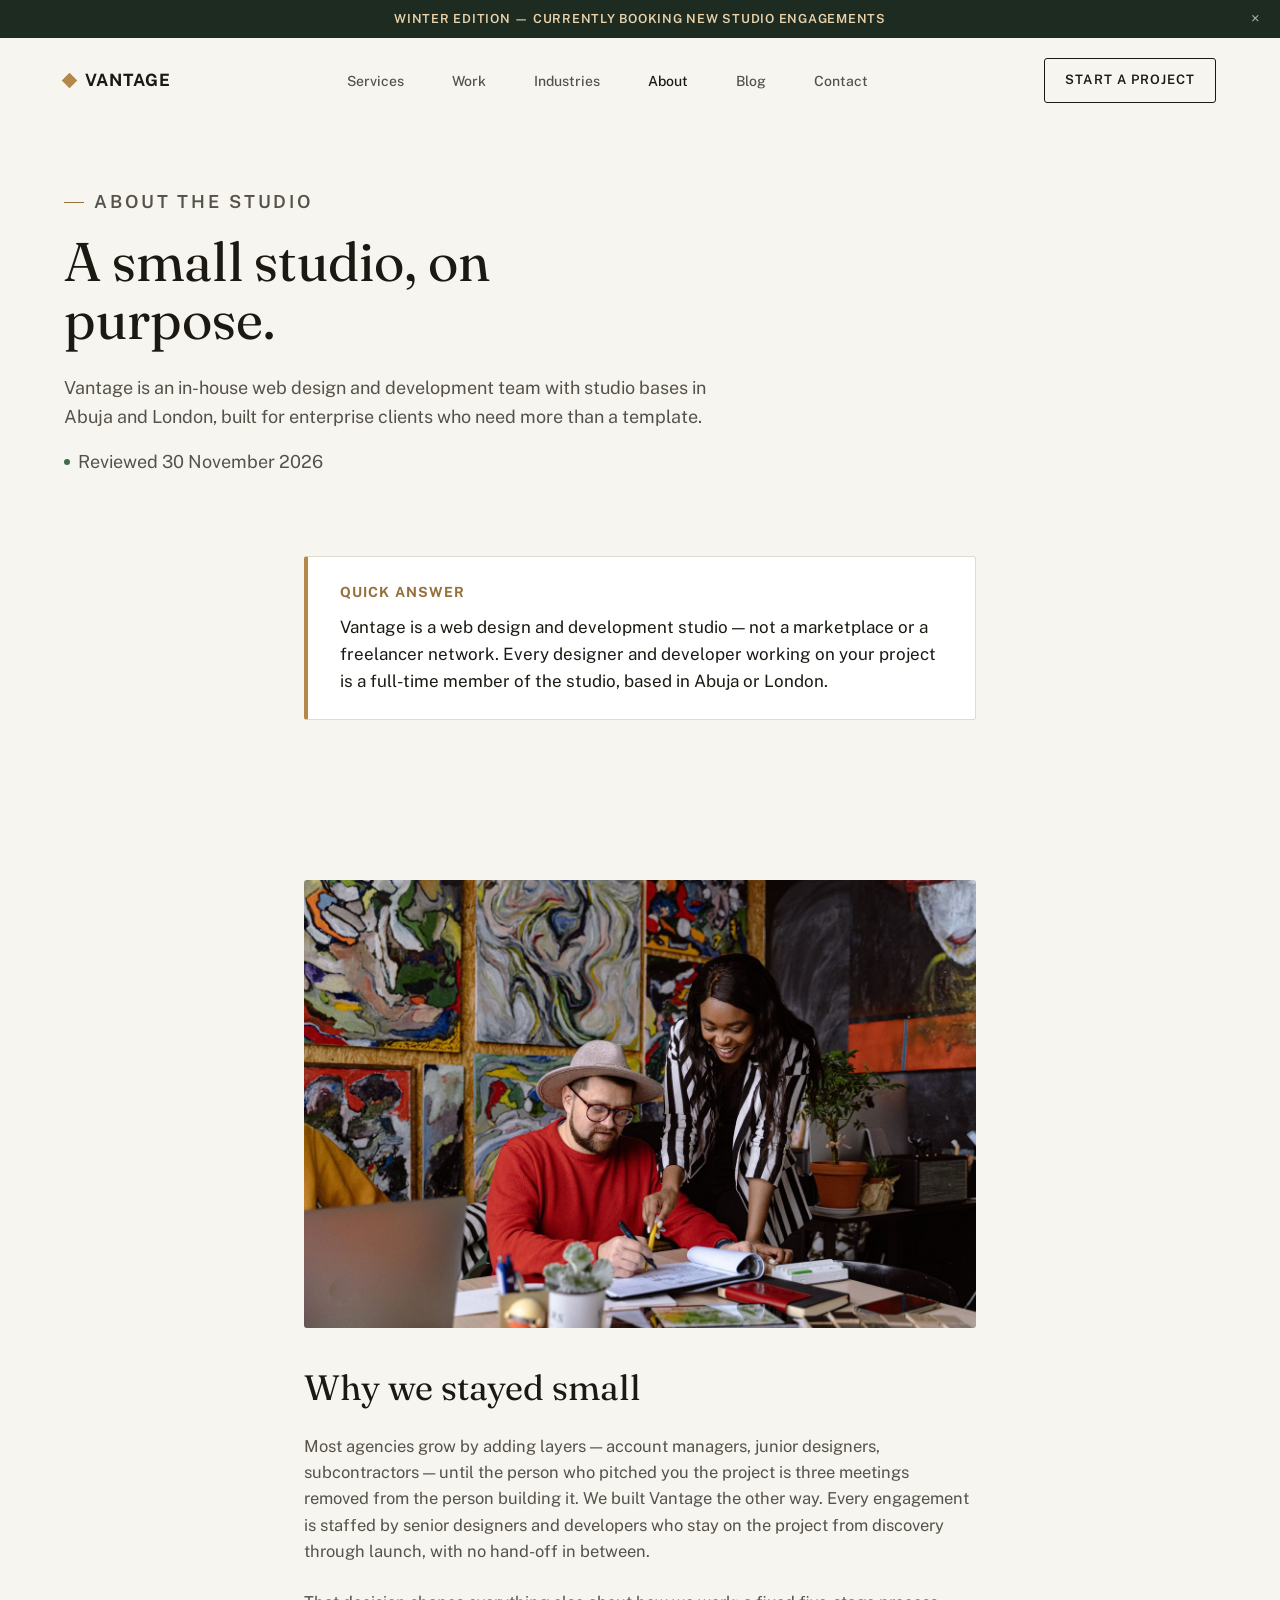
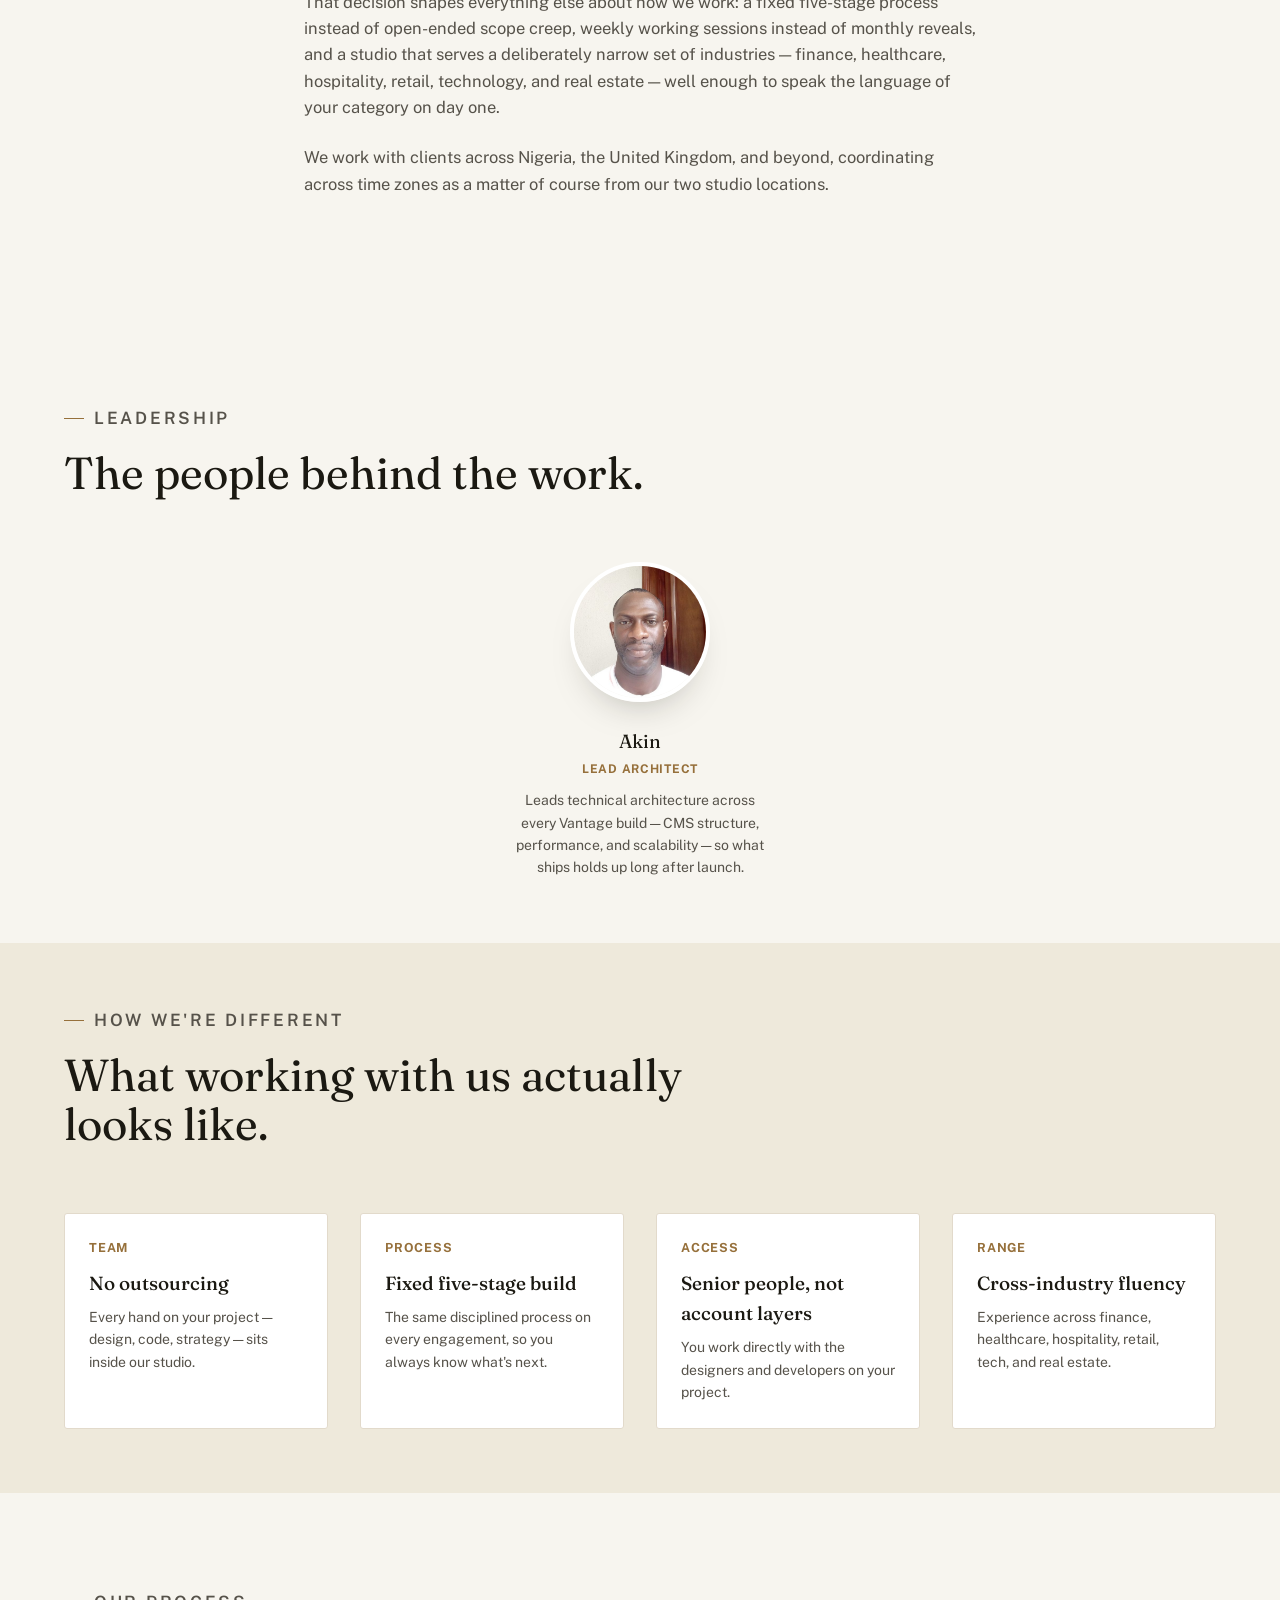
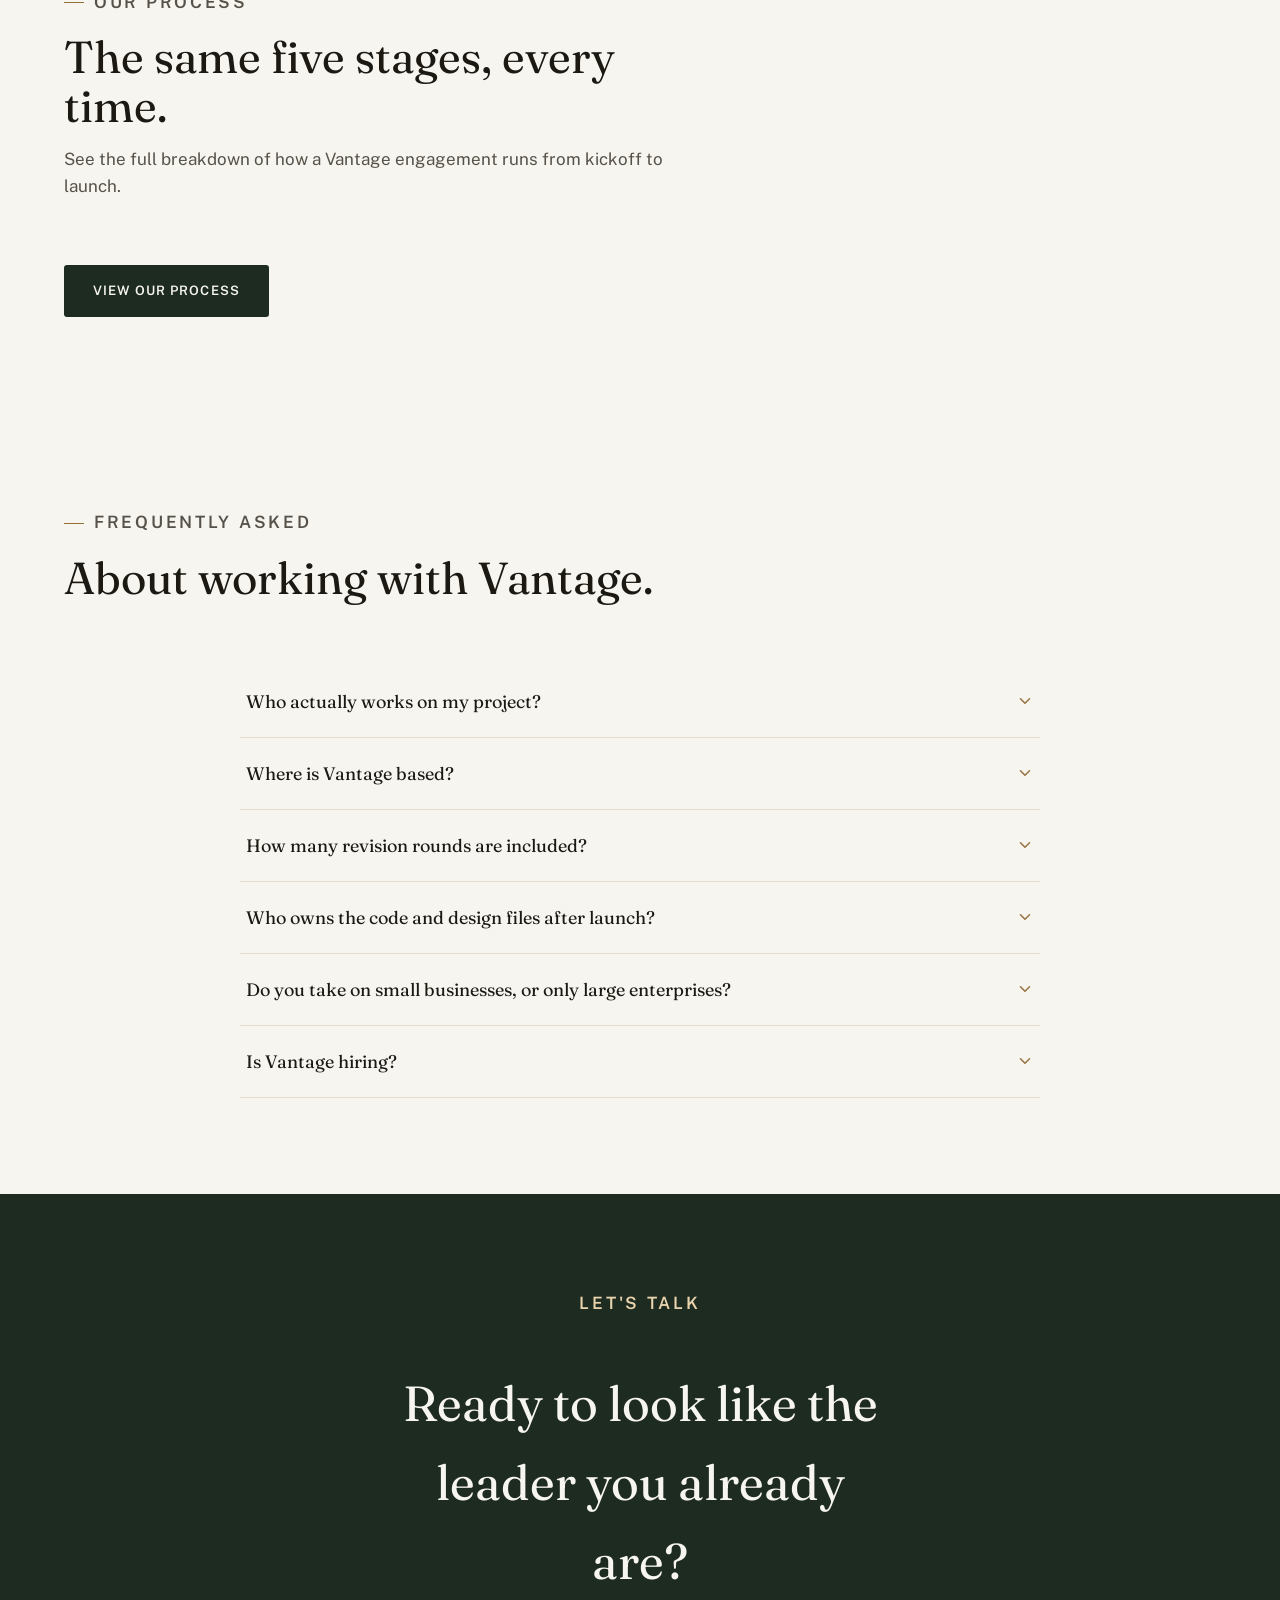
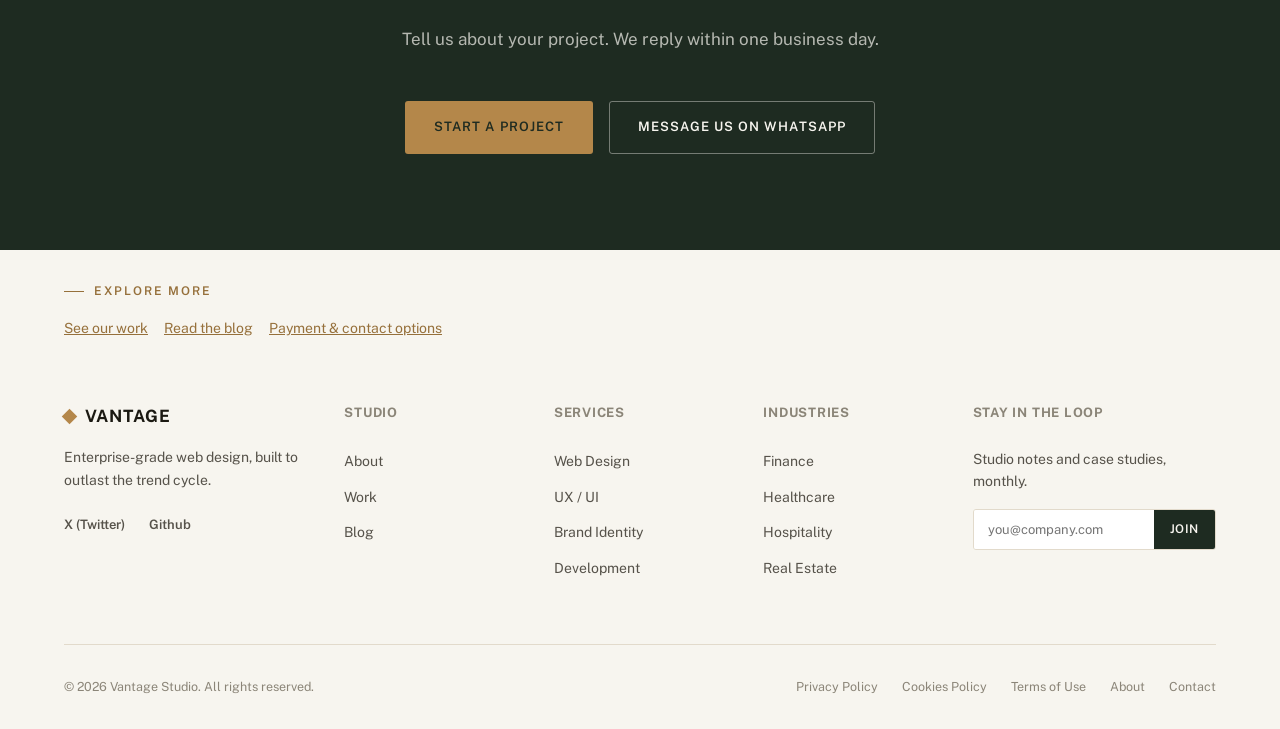
<file: about.html>
<!DOCTYPE html>
<html lang="en">
<head>
<meta charset="UTF-8">
<meta name="viewport" content="width=device-width, initial-scale=1.0">
<title>About Vantage Studio — Enterprise Web Design Team</title>
<meta name="description" content="Vantage is an in-house web design and development studio with teams in Abuja and London, building for finance, healthcare, hospitality, retail, tech, and real estate clients.">
<meta name="keywords" content="about vantage studio, web design agency team, enterprise design studio, Abuja web design agency, London web design agency">
<meta name="robots" content="index, follow">
<meta name="author" content="Vantage Studio">
<link rel="canonical" href="https://vantageweb.site/about.html">
<link rel="alternate" hreflang="en" href="https://vantageweb.site/about.html">
<link rel="alternate" hreflang="x-default" href="https://vantageweb.site/about.html">
<link rel="sitemap" type="application/xml" href="/sitemap.xml">

<meta property="og:type" content="website">
<meta property="og:site_name" content="Vantage Studio">
<meta property="og:title" content="About Vantage Studio — Enterprise Web Design Team">
<meta property="og:description" content="An in-house design and development studio with teams in Abuja and London.">
<meta property="og:url" content="https://vantageweb.site/about.html">
<meta property="og:image" content="images/about-team.jpg">
<meta name="twitter:card" content="summary_large_image">
<meta name="twitter:title" content="About Vantage Studio">
<meta name="twitter:description" content="An in-house design and development studio with teams in Abuja and London.">
<meta name="twitter:image" content="images/about-team.jpg">

<meta name="geo.placename" content="Abuja, Nigeria">
<meta name="geo.position" content="9.0333;7.5236">
<meta name="ICBM" content="9.0333, 7.5236">

<link rel="icon" type="image/svg+xml" href="data:image/svg+xml,%3Csvg xmlns='http://www.w3.org/2000/svg' viewBox='0 0 100 100'%3E%3Crect width='100' height='100' fill='%231E2B21'/%3E%3Crect x='30' y='30' width='40' height='40' fill='%23B4874A' transform='rotate(45 50 50)'/%3E%3C/svg%3E">

<link rel="preconnect" href="https://fonts.googleapis.com">
<link rel="preconnect" href="https://fonts.gstatic.com" crossorigin>
<link href="https://fonts.googleapis.com/css2?family=Fraunces:ital,opsz,wght@0,9..144,300;0,9..144,400;0,9..144,500;0,9..144,600;1,9..144,400;1,9..144,500&family=Public+Sans:wght@300;400;500;600;700&display=swap" rel="stylesheet">
<link rel="stylesheet" href="css/styles.css">

<script type="application/ld+json" data-schema>
{
  "@context": "https://schema.org",
  "@type": "AboutPage",
  "@id": "https://vantageweb.site/about.html#page",
  "url": "https://vantageweb.site/about.html",
  "name": "About Vantage Studio",
  "isPartOf": { "@id": "https://vantageweb.site/#website" },
  "dateModified": "2026-07-13"
}
</script>
</head>
<body>

<div class="scroll-progress"></div>
<div class="season-banner"><span data-season-banner></span><button type="button" aria-label="Dismiss banner" data-dismiss-banner>&times;</button></div>

<nav class="nav" id="nav">
  <div class="wrap nav__inner">
    <a href="index.html" class="logo"><span class="logo__mark"></span>VANTAGE</a>
    <ul class="nav__links" id="navLinks">
      <li><a href="index.html#services">Services</a></li>
      <li><a href="index.html#work">Work</a></li>
      <li><a href="index.html#industries">Industries</a></li>
      <li><a href="about.html" class="is-active">About</a></li>
      <li><a href="blog.html">Blog</a></li>
      <li><a href="contact.html">Contact</a></li>
    </ul>
    <div class="nav__right">
      <a href="contact.html" class="btn btn--ghost" style="padding:11px 20px;" data-cta-rotate>Start a Project</a>
      <button class="nav__burger" id="burger" aria-label="Toggle menu"><span></span><span></span><span></span></button>
    </div>
  </div>
</nav>

<header class="page-head">
  <div class="wrap">
    <p class="eyebrow">About the studio</p>
    <h1>A small studio, on purpose.</h1>
    <p>Vantage is an in-house web design and development team with studio bases in Abuja and London, built for enterprise clients who need more than a template.</p>
    <p class="freshness"><span class="freshness__dot"></span><span data-freshness></span></p>
  </div>
</header>

<section style="padding-top:0;">
  <div class="wrap wrap--narrow">
    <div class="quick-answer reveal">
      <h2>Quick answer</h2>
      <p>Vantage is a web design and development studio — not a marketplace or a freelancer network. Every designer and developer working on your project is a full-time member of the studio, based in Abuja or London.</p>
    </div>
  </div>
</section>

<section style="padding-top:0;">
  <div class="wrap wrap--narrow">
    <div class="reveal" style="margin-bottom: var(--sp-5);">
      <img src="images/about-team.jpg" alt="The Vantage studio team at work" style="border-radius:3px; margin-bottom: var(--sp-4);" loading="lazy">
      <h2 style="font-size: clamp(1.6rem, 1.6vw + 1rem, 2.2rem); margin-bottom: var(--sp-2);">Why we stayed small</h2>
      <p style="color:var(--stone); font-size:16.5px; margin-bottom: var(--sp-3); max-width:72ch;">Most agencies grow by adding layers — account managers, junior designers, subcontractors — until the person who pitched you the project is three meetings removed from the person building it. We built Vantage the other way. Every engagement is staffed by senior designers and developers who stay on the project from discovery through launch, with no hand-off in between.</p>
      <p style="color:var(--stone); font-size:16.5px; margin-bottom: var(--sp-3); max-width:72ch;">That decision shapes everything else about how we work: a fixed five-stage process instead of open-ended scope creep, weekly working sessions instead of monthly reveals, and a studio that serves a deliberately narrow set of industries — finance, healthcare, hospitality, retail, technology, and real estate — well enough to speak the language of your category on day one.</p>
      <p style="color:var(--stone); font-size:16.5px; max-width:72ch;">We work with clients across Nigeria, the United Kingdom, and beyond, coordinating across time zones as a matter of course from our two studio locations.</p>
    </div>
  </div>
</section>

<section style="padding-block: var(--sp-6);">
  <div class="wrap">
    <div class="sec-head reveal">
      <p class="eyebrow">Leadership</p>
      <h2>The people behind the work.</h2>
    </div>
    <div class="team__grid reveal">
      <div class="team-card">
        <img class="team-card__photo" src="images/team-akin.jpg" alt="Akin, Lead Architect at Vantage Studio" loading="lazy">
        <h3>Akin</h3>
        <span>Lead Architect</span>
        <p>Leads technical architecture across every Vantage build — CMS structure, performance, and scalability — so what ships holds up long after launch.</p>
      </div>
    </div>
  </div>
</section>

<section class="why" style="padding-block: var(--sp-6);">
  <div class="wrap">
    <div class="sec-head reveal"><p class="eyebrow">How we're different</p><h2>What working with us actually looks like.</h2></div>
    <div class="why__grid reveal">
      <div class="why-point"><span>Team</span><h3>No outsourcing</h3><p>Every hand on your project — design, code, strategy — sits inside our studio.</p></div>
      <div class="why-point"><span>Process</span><h3>Fixed five-stage build</h3><p>The same disciplined process on every engagement, so you always know what's next.</p></div>
      <div class="why-point"><span>Access</span><h3>Senior people, not account layers</h3><p>You work directly with the designers and developers on your project.</p></div>
      <div class="why-point"><span>Range</span><h3>Cross-industry fluency</h3><p>Experience across finance, healthcare, hospitality, retail, tech, and real estate.</p></div>
    </div>
  </div>
</section>

<section>
  <div class="wrap">
    <div class="sec-head reveal"><p class="eyebrow">Our process</p><h2>The same five stages, every time.</h2><p>See the full breakdown of how a Vantage engagement runs from kickoff to launch.</p></div>
    <div class="reveal"><a href="index.html#process" class="btn btn--primary">View Our Process</a></div>
  </div>
</section>

<section>
  <div class="wrap">
    <div class="sec-head reveal"><p class="eyebrow">Frequently asked</p><h2>About working with Vantage.</h2></div>
    <div class="faq reveal">
      <div class="faq-item"><button class="faq-item__q">Who actually works on my project?<svg class="faq-item__chevron" viewBox="0 0 24 24" stroke-linecap="round" stroke-linejoin="round"><path d="M6 9l6 6 6-6"/></svg></button><div class="faq-item__a"><p>A small, fixed team of Vantage designers and developers, based in our Abuja or London studios. No subcontractors, no rotating juniors.</p></div></div>
      <div class="faq-item"><button class="faq-item__q">Where is Vantage based?<svg class="faq-item__chevron" viewBox="0 0 24 24" stroke-linecap="round" stroke-linejoin="round"><path d="M6 9l6 6 6-6"/></svg></button><div class="faq-item__a"><p>We have studio locations in Asokoro Extension, Abuja, Nigeria, and in Finsbury Park, London, United Kingdom. Full details are on the contact page.</p></div></div>
      <div class="faq-item"><button class="faq-item__q">How many revision rounds are included?<svg class="faq-item__chevron" viewBox="0 0 24 24" stroke-linecap="round" stroke-linejoin="round"><path d="M6 9l6 6 6-6"/></svg></button><div class="faq-item__a"><p>Revisions are built into the Design and Develop stages through weekly working sessions, rather than capped at a fixed number of rounds — scope is agreed up front so this stays predictable for both sides.</p></div></div>
      <div class="faq-item"><button class="faq-item__q">Who owns the code and design files after launch?<svg class="faq-item__chevron" viewBox="0 0 24 24" stroke-linecap="round" stroke-linejoin="round"><path d="M6 9l6 6 6-6"/></svg></button><div class="faq-item__a"><p>You do. Once a project is paid in full, source files and repository access transfer to you.</p></div></div>
      <div class="faq-item"><button class="faq-item__q">Do you take on small businesses, or only large enterprises?<svg class="faq-item__chevron" viewBox="0 0 24 24" stroke-linecap="round" stroke-linejoin="round"><path d="M6 9l6 6 6-6"/></svg></button><div class="faq-item__a"><p>We work best with established, considered brands — that spans large enterprises and growing independent businesses alike, provided the project calls for genuine design and engineering work.</p></div></div>
      <div class="faq-item"><button class="faq-item__q">Is Vantage hiring?<svg class="faq-item__chevron" viewBox="0 0 24 24" stroke-linecap="round" stroke-linejoin="round"><path d="M6 9l6 6 6-6"/></svg></button><div class="faq-item__a"><p>Occasionally — reach out through the contact page with your portfolio and we'll keep it on file for the next opening.</p></div></div>
    </div>
  </div>
</section>

<section class="cta">
  <div class="wrap">
    <div class="reveal">
      <p class="eyebrow eyebrow--center" style="color: var(--champagne-soft);">Let's talk</p>
      <h2>Ready to look like the leader you already are?</h2>
      <p>Tell us about your project. We reply within one business day.</p>
      <div class="cta__ctas">
        <a href="contact.html" class="btn btn--gold" data-cta-rotate>Start a Project</a>
        <a href="https://wa.me/2349018014530" class="btn btn--outline-light" target="_blank" rel="noopener">Message Us on WhatsApp</a>
      </div>
    </div>
  </div>
</section>

<div id="dynamic-internal-links" class="wrap" style="padding-block: var(--sp-4) 0;">
  <p class="eyebrow" style="margin-bottom:16px;">Explore more</p>
  <div style="display:flex; gap:16px; flex-wrap:wrap; font-size:14px;">
    <a href="index.html#work" style="color:var(--champagne-deep); text-decoration:underline;">See our work</a>
    <a href="blog.html" style="color:var(--champagne-deep); text-decoration:underline;">Read the blog</a>
    <a href="contact.html" style="color:var(--champagne-deep); text-decoration:underline;">Payment &amp; contact options</a>
  </div>
</div>

<footer>
  <div class="wrap">
    <div class="footer__top">
      <div class="footer__brand">
        <a href="index.html" class="logo"><span class="logo__mark"></span>VANTAGE</a>
        <p>Enterprise-grade web design, built to outlast the trend cycle.</p>
        <div class="footer__social">
          <a href="https://x.com/vantagestudio" target="_blank" rel="noopener">X (Twitter)</a>
          <a href="https://github.com/vantagestudio" target="_blank" rel="noopener">Github</a>
        </div>
      </div>
      <div class="footer__col"><h4>Studio</h4><ul><li><a href="about.html">About</a></li><li><a href="index.html#work">Work</a></li><li><a href="blog.html">Blog</a></li></ul></div>
      <div class="footer__col"><h4>Services</h4><ul><li><a href="index.html#services">Web Design</a></li><li><a href="index.html#services">UX / UI</a></li><li><a href="index.html#services">Brand Identity</a></li><li><a href="index.html#services">Development</a></li></ul></div>
      <div class="footer__col"><h4>Industries</h4><ul><li><a href="index.html#industries">Finance</a></li><li><a href="index.html#industries">Healthcare</a></li><li><a href="index.html#industries">Hospitality</a></li><li><a href="index.html#industries">Real Estate</a></li></ul></div>
      <div class="footer__col footer__news">
        <h4>Stay in the loop</h4>
        <p style="font-size:14px; color:var(--stone);">Studio notes and case studies, monthly.</p>
        <form>
          <input type="email" placeholder="you@company.com" required>
          <button type="submit">Join</button>
        </form>
      </div>
    </div>
    <div class="footer__bottom">
      <p>&copy; <span data-year></span> Vantage Studio. All rights reserved.</p>
      <div class="footer__legal">
        <a href="privacy-policy.html">Privacy Policy</a>
        <a href="cookies-policy.html">Cookies Policy</a>
        <a href="terms-of-use.html">Terms of Use</a>
        <a href="about.html">About</a>
        <a href="contact.html">Contact</a>
      </div>
    </div>
  </div>
</footer>

<div id="toast-container"></div>
<script defer src="js/main.js"></script>
</body>
</html>
</file>
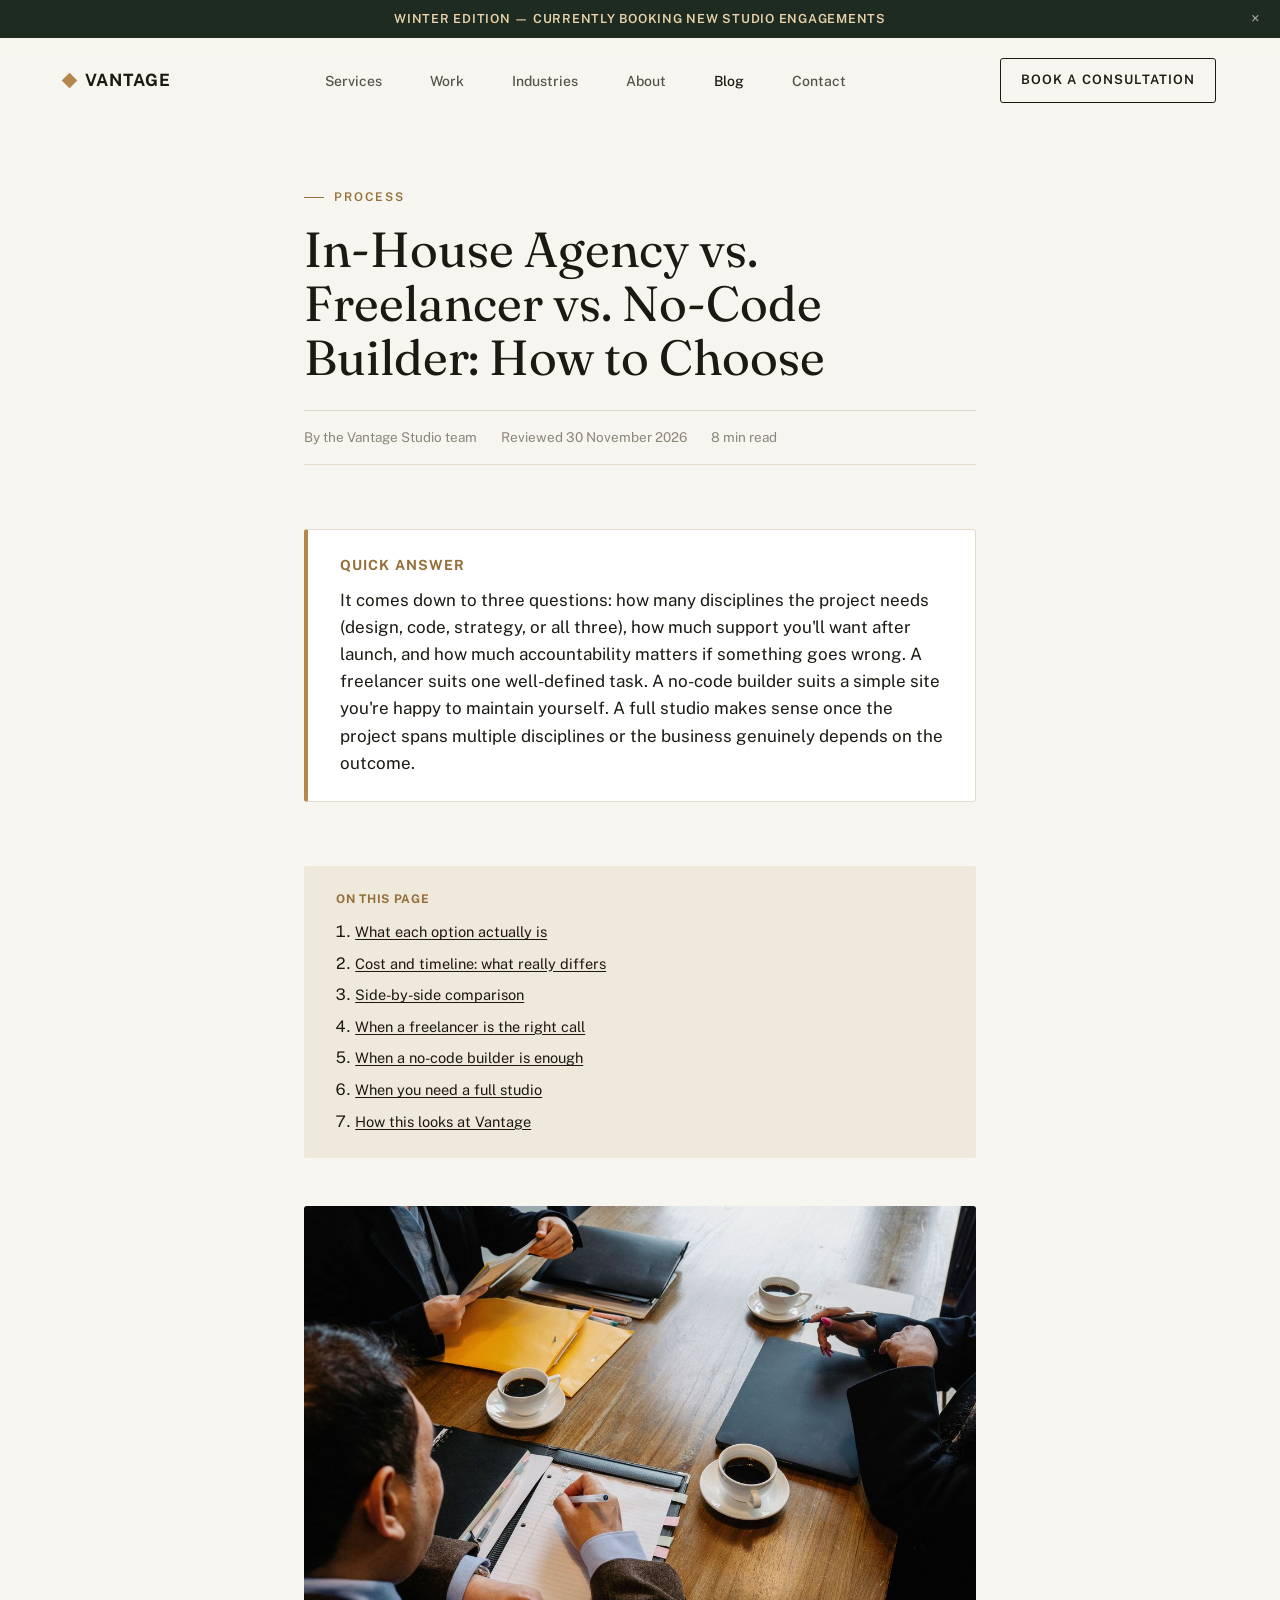
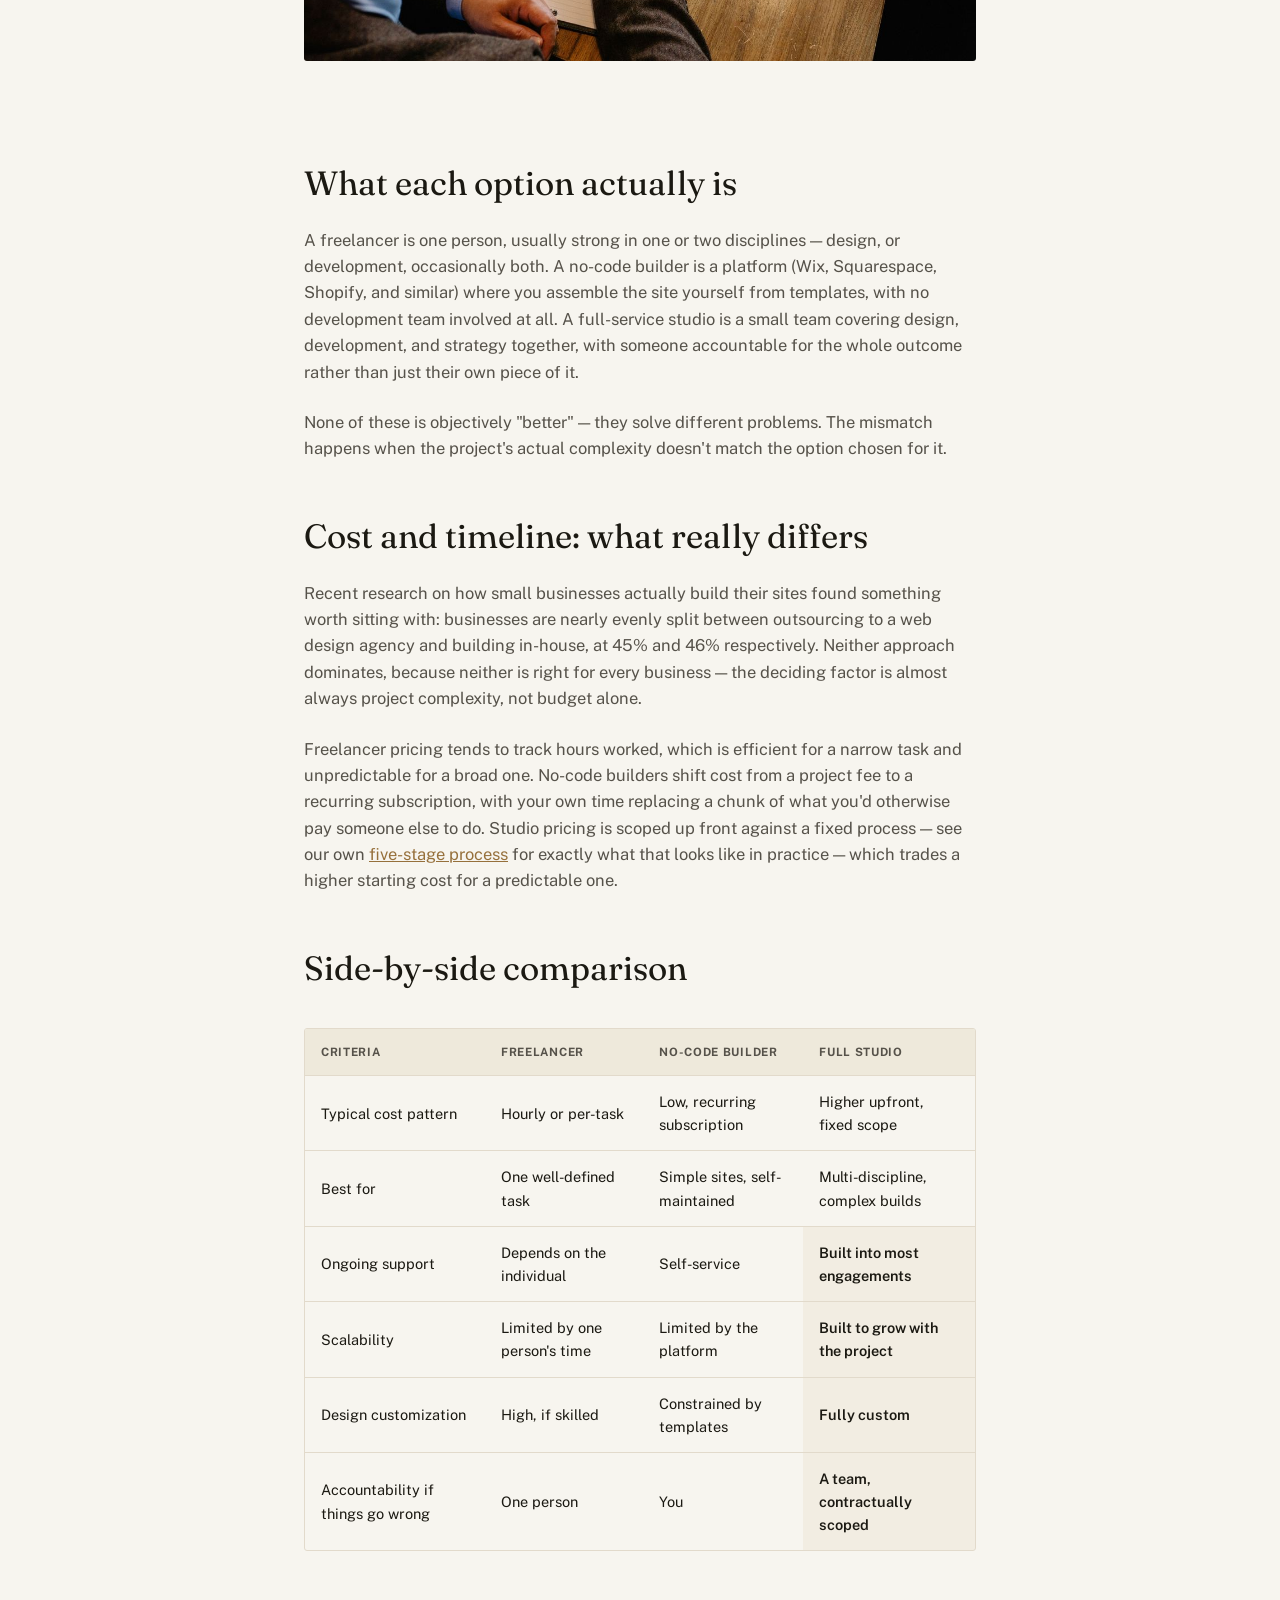
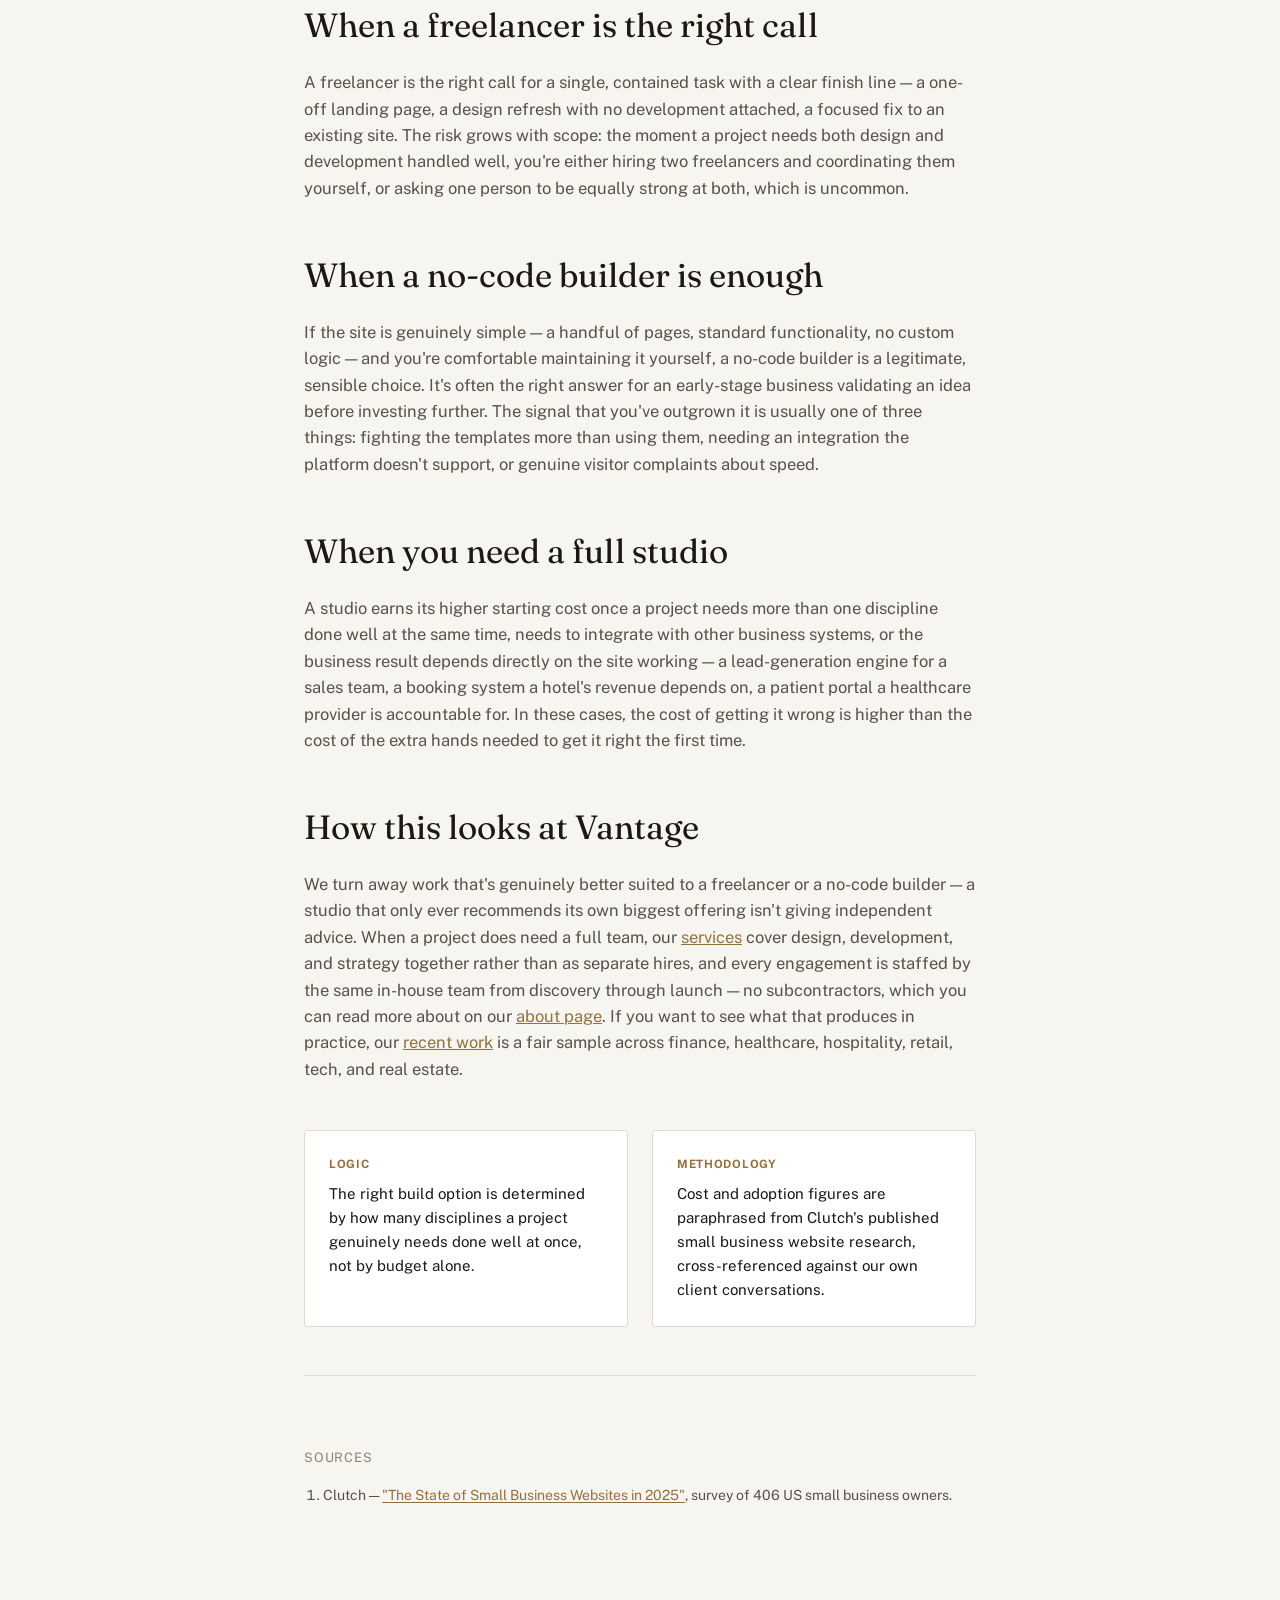
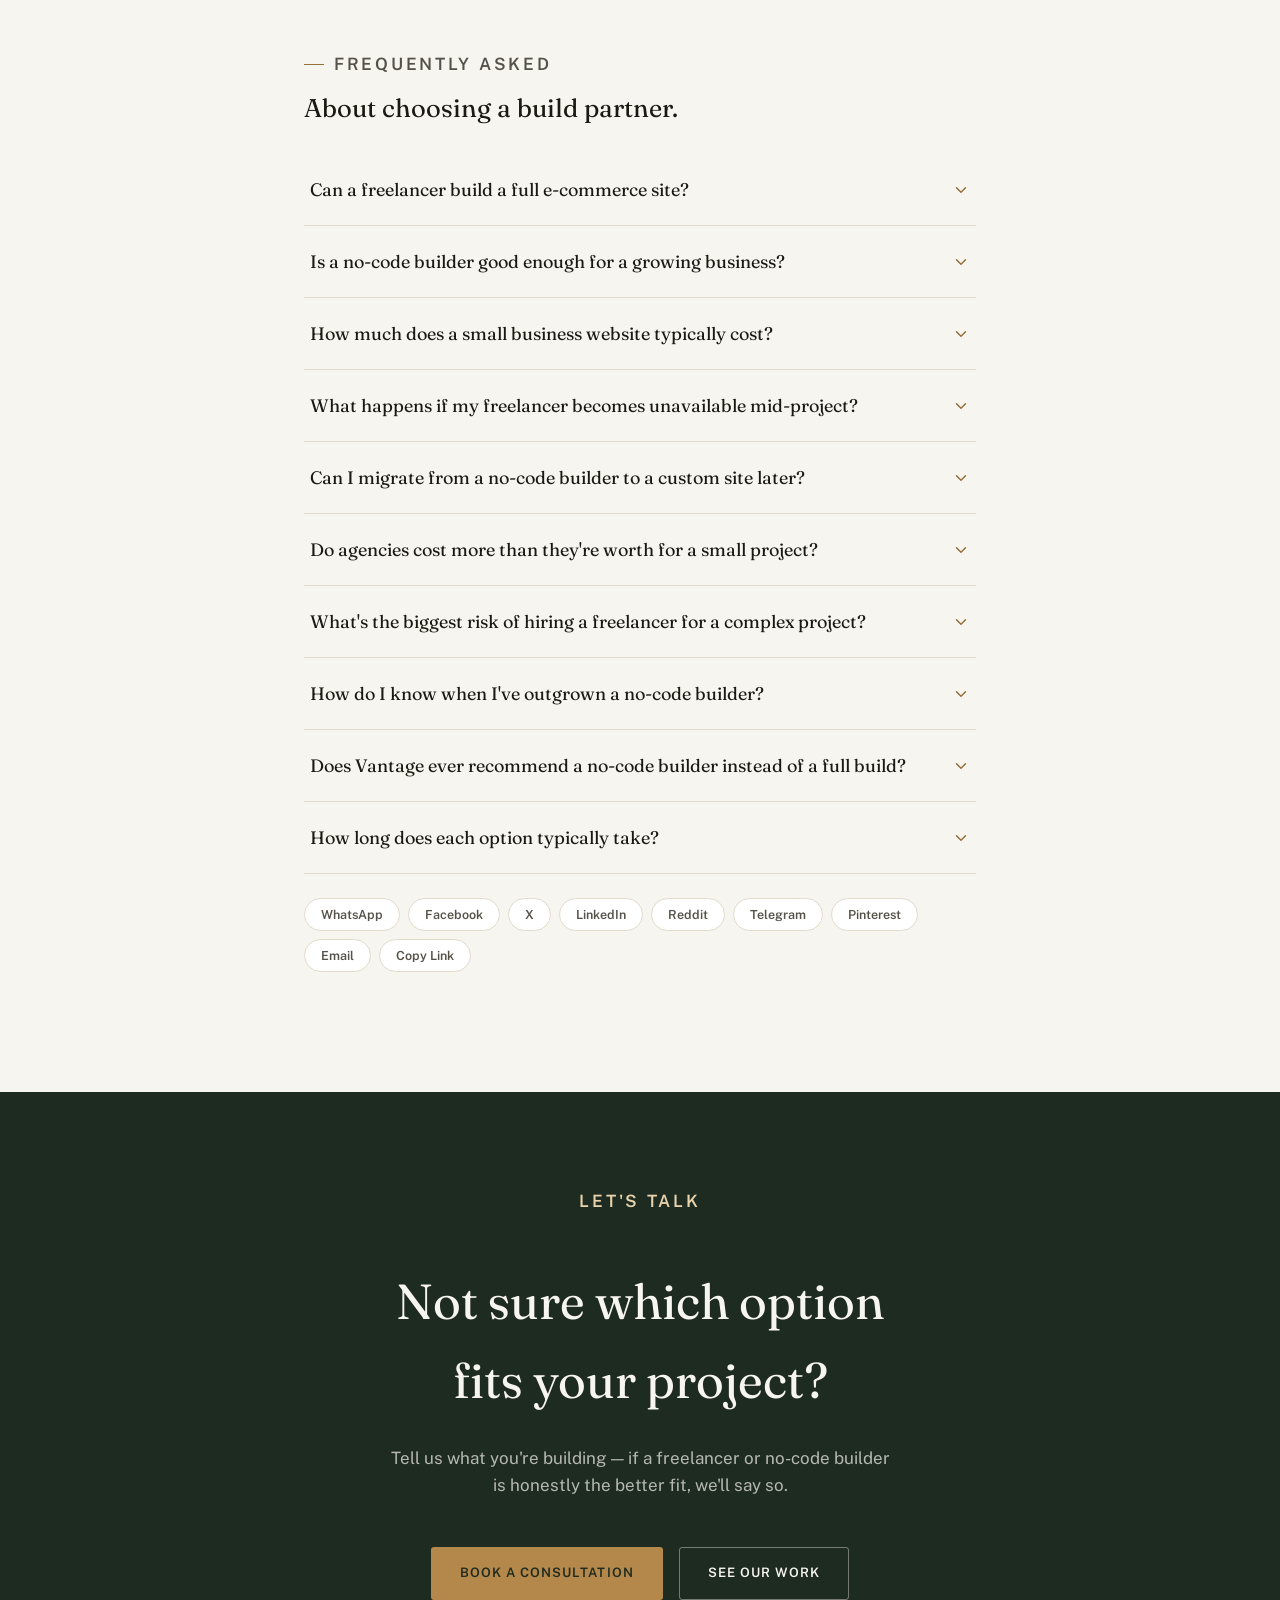
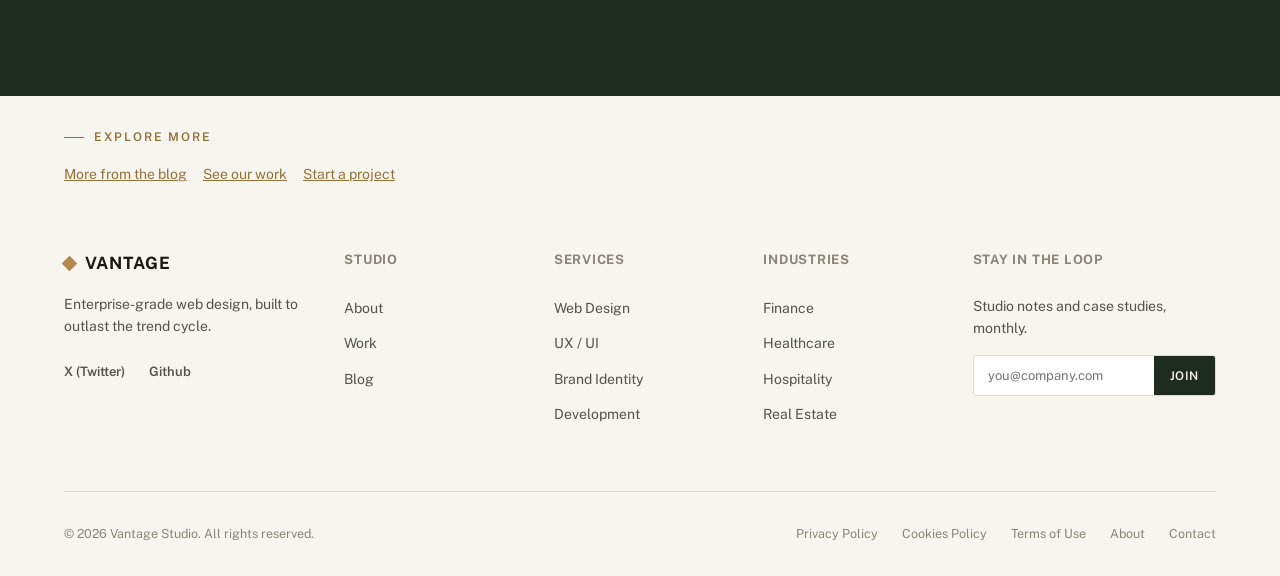
<file: blog-post-agency-vs-freelancer.html>
<!DOCTYPE html>
<html lang="en">
<head>
<meta charset="UTF-8">
<meta name="viewport" content="width=device-width, initial-scale=1.0">
<title>In-House Agency vs. Freelancer vs. No-Code Builder: How to Choose — Vantage Studio</title>
<meta name="description" content="A practical comparison of hiring a freelancer, using a no-code builder, or working with a full studio — cost, timeline, and how to tell which one your project actually needs.">
<meta name="keywords" content="agency vs freelancer website, no-code website builder vs developer, how to choose a web design partner">
<meta name="robots" content="index, follow">
<meta name="author" content="Vantage Studio">
<link rel="canonical" href="https://vantageweb.site/blog-post-agency-vs-freelancer.html">
<link rel="alternate" hreflang="en" href="https://vantageweb.site/blog-post-agency-vs-freelancer.html">
<link rel="alternate" hreflang="x-default" href="https://vantageweb.site/blog-post-agency-vs-freelancer.html">
<link rel="sitemap" type="application/xml" href="/sitemap.xml">

<meta property="og:type" content="article">
<meta property="og:site_name" content="Vantage Studio">
<meta property="og:title" content="In-House Agency vs. Freelancer vs. No-Code Builder: How to Choose">
<meta property="og:description" content="Cost, timeline, and how to tell which option your project actually needs.">
<meta property="og:url" content="https://vantageweb.site/blog-post-agency-vs-freelancer.html">
<meta property="og:image" content="images/blog-post-agency-vs-freelancer.jpg">
<meta name="twitter:card" content="summary_large_image">
<meta name="twitter:title" content="In-House Agency vs. Freelancer vs. No-Code Builder: How to Choose">
<meta name="twitter:description" content="Cost, timeline, and how to tell which option your project actually needs.">
<meta name="twitter:image" content="images/blog-post-agency-vs-freelancer.jpg">

<link rel="icon" type="image/svg+xml" href="data:image/svg+xml,%3Csvg xmlns='http://www.w3.org/2000/svg' viewBox='0 0 100 100'%3E%3Crect width='100' height='100' fill='%231E2B21'/%3E%3Crect x='30' y='30' width='40' height='40' fill='%23B4874A' transform='rotate(45 50 50)'/%3E%3C/svg%3E">

<link rel="preconnect" href="https://fonts.googleapis.com">
<link rel="preconnect" href="https://fonts.gstatic.com" crossorigin>
<link href="https://fonts.googleapis.com/css2?family=Fraunces:ital,opsz,wght@0,9..144,300;0,9..144,400;0,9..144,500;0,9..144,600;1,9..144,400;1,9..144,500&family=Public+Sans:wght@300;400;500;600;700&display=swap" rel="stylesheet">
<link rel="stylesheet" href="css/styles.css">

<script type="application/ld+json" data-schema>
{
  "@context": "https://schema.org",
  "@graph": [
    {
      "@type": "Article",
      "@id": "https://vantageweb.site/blog-post-agency-vs-freelancer.html#article",
      "headline": "In-House Agency vs. Freelancer vs. No-Code Builder: How to Choose",
      "description": "Cost, timeline, and how to tell which option your project actually needs.",
      "url": "https://vantageweb.site/blog-post-agency-vs-freelancer.html",
      "author": { "@type": "Organization", "name": "Vantage Studio" },
      "publisher": { "@id": "https://vantageweb.site/#organization" },
      "image": "https://vantageweb.site/images/blog-post-agency-vs-freelancer.jpg",
      "datePublished": "2026-07-16",
      "dateModified": "2026-07-16"
    },
    {
      "@type": "FAQPage",
      "@id": "https://vantageweb.site/blog-post-agency-vs-freelancer.html#faq",
      "mainEntity": [
        { "@type": "Question", "name": "Can a freelancer build a full e-commerce site?", "acceptedAnswer": { "@type": "Answer", "text": "Often yes for a straightforward storefront, but complex catalogs, custom checkout logic, or integrations with inventory and accounting systems usually need more than one person's time and skill set." } },
        { "@type": "Question", "name": "Is a no-code builder good enough for a growing business?", "acceptedAnswer": { "@type": "Answer", "text": "For a while. Most no-code builders start to strain once you need custom logic, non-standard integrations, or performance at scale — none of which they're designed to flex around." } },
        { "@type": "Question", "name": "How much does a small business website typically cost?", "acceptedAnswer": { "@type": "Answer", "text": "It varies enormously by scope. A no-code site can cost very little beyond a monthly subscription; freelancer projects and agency projects both range widely depending on complexity, with agencies typically costing more per project but covering more disciplines." } },
        { "@type": "Question", "name": "What happens if my freelancer becomes unavailable mid-project?", "acceptedAnswer": { "@type": "Answer", "text": "This is the single biggest structural risk of hiring a freelancer — there's no backup, and handing an unfamiliar codebase to someone else mid-build often costs more than starting with a small team would have." } },
        { "@type": "Question", "name": "Can I migrate from a no-code builder to a custom site later?", "acceptedAnswer": { "@type": "Answer", "text": "Yes, though content and design usually need to be rebuilt rather than exported cleanly — treat a no-code site as a real, but replaceable, first step rather than a permanent foundation." } },
        { "@type": "Question", "name": "Do agencies cost more than they're worth for a small project?", "acceptedAnswer": { "@type": "Answer", "text": "For a genuinely small, single-discipline task, often yes — that's exactly the case where a freelancer or no-code builder is the better call." } },
        { "@type": "Question", "name": "What's the biggest risk of hiring a freelancer for a complex project?", "acceptedAnswer": { "@type": "Answer", "text": "Scope creep without a second set of hands to absorb it, and no built-in coverage for skills outside their specialty — design-only freelancers often need a second freelancer for development, which reintroduces the coordination problem an agency solves." } },
        { "@type": "Question", "name": "How do I know when I've outgrown a no-code builder?", "acceptedAnswer": { "@type": "Answer", "text": "Common signals: you're fighting the platform's templates more than using them, you need an integration it doesn't support, or site speed is becoming a genuine complaint from visitors." } },
        { "@type": "Question", "name": "Does Vantage ever recommend a no-code builder instead of a full build?", "acceptedAnswer": { "@type": "Answer", "text": "Yes, when that's honestly the better fit for the brief — a studio that only ever recommends its own biggest offering isn't giving genuinely independent advice." } },
        { "@type": "Question", "name": "How long does each option typically take?", "acceptedAnswer": { "@type": "Answer", "text": "A no-code site can go live in days. A freelancer project typically runs a few weeks depending on their availability. A studio engagement runs longer up front but is scoped against a fixed process from the start." } }
      ]
    }
  ]
}
</script>
</head>
<body>

<div class="scroll-progress"></div>
<div class="season-banner"><span data-season-banner></span><button type="button" aria-label="Dismiss banner" data-dismiss-banner>&times;</button></div>

<nav class="nav" id="nav">
  <div class="wrap nav__inner">
    <a href="index.html" class="logo"><span class="logo__mark"></span>VANTAGE</a>
    <ul class="nav__links" id="navLinks">
      <li><a href="index.html#services">Services</a></li>
      <li><a href="index.html#work">Work</a></li>
      <li><a href="index.html#industries">Industries</a></li>
      <li><a href="about.html">About</a></li>
      <li><a href="blog.html" class="is-active">Blog</a></li>
      <li><a href="contact.html">Contact</a></li>
    </ul>
    <div class="nav__right">
      <a href="contact.html" class="btn btn--ghost" style="padding:11px 20px;" data-cta-rotate>Start a Project</a>
      <button class="nav__burger" id="burger" aria-label="Toggle menu"><span></span><span></span><span></span></button>
    </div>
  </div>
</nav>

<header class="article-head">
  <div class="wrap wrap--narrow">
    <p class="eyebrow">Process</p>
    <h1>In-House Agency vs. Freelancer vs. No-Code Builder: How to Choose</h1>
    <div class="article-meta">
      <span>By the Vantage Studio team</span>
      <span data-freshness></span>
      <span>8 min read</span>
    </div>
  </div>
</header>

<section style="padding-top:0;">
  <div class="wrap wrap--narrow">

    <div class="quick-answer reveal">
      <h2>Quick answer</h2>
      <p>It comes down to three questions: how many disciplines the project needs (design, code, strategy, or all three), how much support you'll want after launch, and how much accountability matters if something goes wrong. A freelancer suits one well-defined task. A no-code builder suits a simple site you're happy to maintain yourself. A full studio makes sense once the project spans multiple disciplines or the business genuinely depends on the outcome.</p>
    </div>

    <nav class="toc reveal" aria-label="Table of contents">
      <p class="toc__title">On this page</p>
      <ol>
        <li><a href="#what-each-is">What each option actually is</a></li>
        <li><a href="#cost-timeline">Cost and timeline: what really differs</a></li>
        <li><a href="#comparison">Side-by-side comparison</a></li>
        <li><a href="#freelancer-right-call">When a freelancer is the right call</a></li>
        <li><a href="#no-code-enough">When a no-code builder is enough</a></li>
        <li><a href="#need-a-studio">When you need a full studio</a></li>
        <li><a href="#how-we-approach">How this looks at Vantage</a></li>
      </ol>
    </nav>

    <img src="images/blog-post-agency-vs-freelancer.jpg" alt="Two people reviewing a project plan together" style="border-radius:3px; margin-bottom: var(--sp-4);" loading="lazy">

    <div class="article-body reveal">
      <h2 id="what-each-is">What each option actually is</h2>
      <p>A freelancer is one person, usually strong in one or two disciplines — design, or development, occasionally both. A no-code builder is a platform (Wix, Squarespace, Shopify, and similar) where you assemble the site yourself from templates, with no development team involved at all. A full-service studio is a small team covering design, development, and strategy together, with someone accountable for the whole outcome rather than just their own piece of it.</p>
      <p>None of these is objectively "better" — they solve different problems. The mismatch happens when the project's actual complexity doesn't match the option chosen for it.</p>

      <h2 id="cost-timeline">Cost and timeline: what really differs</h2>
      <p>Recent research on how small businesses actually build their sites found something worth sitting with: businesses are nearly evenly split between outsourcing to a web design agency and building in-house, at 45% and 46% respectively. Neither approach dominates, because neither is right for every business — the deciding factor is almost always project complexity, not budget alone.</p>
      <p>Freelancer pricing tends to track hours worked, which is efficient for a narrow task and unpredictable for a broad one. No-code builders shift cost from a project fee to a recurring subscription, with your own time replacing a chunk of what you'd otherwise pay someone else to do. Studio pricing is scoped up front against a fixed process — see our own <a href="index.html#process" style="color:var(--champagne-deep); text-decoration:underline;">five-stage process</a> for exactly what that looks like in practice — which trades a higher starting cost for a predictable one.</p>

      <h2 id="comparison">Side-by-side comparison</h2>
      <div class="compare-table">
        <table>
          <thead><tr><th>Criteria</th><th>Freelancer</th><th>No-Code Builder</th><th>Full Studio</th></tr></thead>
          <tbody>
            <tr><td>Typical cost pattern</td><td>Hourly or per-task</td><td>Low, recurring subscription</td><td>Higher upfront, fixed scope</td></tr>
            <tr><td>Best for</td><td>One well-defined task</td><td>Simple sites, self-maintained</td><td>Multi-discipline, complex builds</td></tr>
            <tr><td>Ongoing support</td><td>Depends on the individual</td><td>Self-service</td><td class="is-highlight">Built into most engagements</td></tr>
            <tr><td>Scalability</td><td>Limited by one person's time</td><td>Limited by the platform</td><td class="is-highlight">Built to grow with the project</td></tr>
            <tr><td>Design customization</td><td>High, if skilled</td><td>Constrained by templates</td><td class="is-highlight">Fully custom</td></tr>
            <tr><td>Accountability if things go wrong</td><td>One person</td><td>You</td><td class="is-highlight">A team, contractually scoped</td></tr>
          </tbody>
        </table>
      </div>

      <h2 id="freelancer-right-call">When a freelancer is the right call</h2>
      <p>A freelancer is the right call for a single, contained task with a clear finish line — a one-off landing page, a design refresh with no development attached, a focused fix to an existing site. The risk grows with scope: the moment a project needs both design and development handled well, you're either hiring two freelancers and coordinating them yourself, or asking one person to be equally strong at both, which is uncommon.</p>

      <h2 id="no-code-enough">When a no-code builder is enough</h2>
      <p>If the site is genuinely simple — a handful of pages, standard functionality, no custom logic — and you're comfortable maintaining it yourself, a no-code builder is a legitimate, sensible choice. It's often the right answer for an early-stage business validating an idea before investing further. The signal that you've outgrown it is usually one of three things: fighting the templates more than using them, needing an integration the platform doesn't support, or genuine visitor complaints about speed.</p>

      <h2 id="need-a-studio">When you need a full studio</h2>
      <p>A studio earns its higher starting cost once a project needs more than one discipline done well at the same time, needs to integrate with other business systems, or the business result depends directly on the site working — a lead-generation engine for a sales team, a booking system a hotel's revenue depends on, a patient portal a healthcare provider is accountable for. In these cases, the cost of getting it wrong is higher than the cost of the extra hands needed to get it right the first time.</p>

      <h2 id="how-we-approach">How this looks at Vantage</h2>
      <p>We turn away work that's genuinely better suited to a freelancer or a no-code builder — a studio that only ever recommends its own biggest offering isn't giving independent advice. When a project does need a full team, our <a href="index.html#services" style="color:var(--champagne-deep); text-decoration:underline;">services</a> cover design, development, and strategy together rather than as separate hires, and every engagement is staffed by the same in-house team from discovery through launch — no subcontractors, which you can read more about on our <a href="about.html" style="color:var(--champagne-deep); text-decoration:underline;">about page</a>. If you want to see what that produces in practice, our <a href="index.html#work" style="color:var(--champagne-deep); text-decoration:underline;">recent work</a> is a fair sample across finance, healthcare, hospitality, retail, tech, and real estate.</p>

      <div class="logic-methodology">
        <div class="lm-card"><span>Logic</span><p>The right build option is determined by how many disciplines a project genuinely needs done well at once, not by budget alone.</p></div>
        <div class="lm-card"><span>Methodology</span><p>Cost and adoption figures are paraphrased from Clutch's published small business website research, cross-referenced against our own client conversations.</p></div>
      </div>

      <div class="citations">
        <h2>Sources</h2>
        <ol>
          <li>Clutch — <a href="https://clutch.co/resources/state-of-small-business-websites-2025" target="_blank" rel="noopener">"The State of Small Business Websites in 2025"</a>, survey of 406 US small business owners.</li>
        </ol>
      </div>
    </div>

    <div class="faq reveal" style="margin-top: var(--sp-6);">
      <div class="sec-head" style="margin-bottom: var(--sp-4);"><p class="eyebrow">Frequently asked</p><h2 style="font-size:1.6rem;">About choosing a build partner.</h2></div>
      <div class="faq-item"><button class="faq-item__q">Can a freelancer build a full e-commerce site?<svg class="faq-item__chevron" viewBox="0 0 24 24" stroke-linecap="round" stroke-linejoin="round"><path d="M6 9l6 6 6-6"/></svg></button><div class="faq-item__a"><p>Often yes for a straightforward storefront, but complex catalogs, custom checkout logic, or integrations with inventory and accounting systems usually need more than one person's time and skill set.</p></div></div>
      <div class="faq-item"><button class="faq-item__q">Is a no-code builder good enough for a growing business?<svg class="faq-item__chevron" viewBox="0 0 24 24" stroke-linecap="round" stroke-linejoin="round"><path d="M6 9l6 6 6-6"/></svg></button><div class="faq-item__a"><p>For a while. Most no-code builders start to strain once you need custom logic, non-standard integrations, or performance at scale — none of which they're designed to flex around.</p></div></div>
      <div class="faq-item"><button class="faq-item__q">How much does a small business website typically cost?<svg class="faq-item__chevron" viewBox="0 0 24 24" stroke-linecap="round" stroke-linejoin="round"><path d="M6 9l6 6 6-6"/></svg></button><div class="faq-item__a"><p>It varies enormously by scope. A no-code site can cost very little beyond a monthly subscription; freelancer and agency projects both range widely by complexity, with agencies typically costing more per project but covering more disciplines.</p></div></div>
      <div class="faq-item"><button class="faq-item__q">What happens if my freelancer becomes unavailable mid-project?<svg class="faq-item__chevron" viewBox="0 0 24 24" stroke-linecap="round" stroke-linejoin="round"><path d="M6 9l6 6 6-6"/></svg></button><div class="faq-item__a"><p>This is the single biggest structural risk of hiring a freelancer — there's no backup, and handing an unfamiliar codebase to someone else mid-build often costs more than starting with a small team would have.</p></div></div>
      <div class="faq-item"><button class="faq-item__q">Can I migrate from a no-code builder to a custom site later?<svg class="faq-item__chevron" viewBox="0 0 24 24" stroke-linecap="round" stroke-linejoin="round"><path d="M6 9l6 6 6-6"/></svg></button><div class="faq-item__a"><p>Yes, though content and design usually need to be rebuilt rather than exported cleanly — treat a no-code site as a real, but replaceable, first step rather than a permanent foundation.</p></div></div>
      <div class="faq-item"><button class="faq-item__q">Do agencies cost more than they're worth for a small project?<svg class="faq-item__chevron" viewBox="0 0 24 24" stroke-linecap="round" stroke-linejoin="round"><path d="M6 9l6 6 6-6"/></svg></button><div class="faq-item__a"><p>For a genuinely small, single-discipline task, often yes — that's exactly the case where a freelancer or no-code builder is the better call.</p></div></div>
      <div class="faq-item"><button class="faq-item__q">What's the biggest risk of hiring a freelancer for a complex project?<svg class="faq-item__chevron" viewBox="0 0 24 24" stroke-linecap="round" stroke-linejoin="round"><path d="M6 9l6 6 6-6"/></svg></button><div class="faq-item__a"><p>Scope creep without a second set of hands to absorb it, and no built-in coverage for skills outside their specialty — design-only freelancers often need a second freelancer for development, which reintroduces the coordination problem an agency solves.</p></div></div>
      <div class="faq-item"><button class="faq-item__q">How do I know when I've outgrown a no-code builder?<svg class="faq-item__chevron" viewBox="0 0 24 24" stroke-linecap="round" stroke-linejoin="round"><path d="M6 9l6 6 6-6"/></svg></button><div class="faq-item__a"><p>Common signals: you're fighting the platform's templates more than using them, you need an integration it doesn't support, or site speed is becoming a genuine complaint from visitors.</p></div></div>
      <div class="faq-item"><button class="faq-item__q">Does Vantage ever recommend a no-code builder instead of a full build?<svg class="faq-item__chevron" viewBox="0 0 24 24" stroke-linecap="round" stroke-linejoin="round"><path d="M6 9l6 6 6-6"/></svg></button><div class="faq-item__a"><p>Yes, when that's honestly the better fit for the brief — a studio that only ever recommends its own biggest offering isn't giving genuinely independent advice.</p></div></div>
      <div class="faq-item"><button class="faq-item__q">How long does each option typically take?<svg class="faq-item__chevron" viewBox="0 0 24 24" stroke-linecap="round" stroke-linejoin="round"><path d="M6 9l6 6 6-6"/></svg></button><div class="faq-item__a"><p>A no-code site can go live in days. A freelancer project typically runs a few weeks depending on their availability. A studio engagement runs longer up front but is scoped against a fixed process from the start.</p></div></div>
    </div>

    <div class="share reveal">
      <button data-share="whatsapp" type="button">WhatsApp</button>
      <button data-share="facebook" type="button">Facebook</button>
      <button data-share="x" type="button">X</button>
      <button data-share="linkedin" type="button">LinkedIn</button>
      <button data-share="reddit" type="button">Reddit</button>
      <button data-share="telegram" type="button">Telegram</button>
      <button data-share="pinterest" type="button">Pinterest</button>
      <button data-share="email" type="button">Email</button>
      <button data-share="copy" type="button">Copy Link</button>
    </div>

  </div>
</section>

<section class="cta">
  <div class="wrap">
    <div class="reveal">
      <p class="eyebrow eyebrow--center" style="color: var(--champagne-soft);">Let's talk</p>
      <h2>Not sure which option fits your project?</h2>
      <p>Tell us what you're building — if a freelancer or no-code builder is honestly the better fit, we'll say so.</p>
      <div class="cta__ctas">
        <a href="contact.html" class="btn btn--gold" data-cta-rotate>Start a Project</a>
        <a href="index.html#work" class="btn btn--outline-light">See Our Work</a>
      </div>
    </div>
  </div>
</section>

<div id="dynamic-internal-links" class="wrap" style="padding-block: var(--sp-4) 0;">
  <p class="eyebrow" style="margin-bottom:16px;">Explore more</p>
  <div style="display:flex; gap:16px; flex-wrap:wrap; font-size:14px;">
    <a href="blog.html" style="color:var(--champagne-deep); text-decoration:underline;">More from the blog</a>
    <a href="index.html#work" style="color:var(--champagne-deep); text-decoration:underline;">See our work</a>
    <a href="contact.html" style="color:var(--champagne-deep); text-decoration:underline;">Start a project</a>
  </div>
</div>

<footer>
  <div class="wrap">
    <div class="footer__top">
      <div class="footer__brand">
        <a href="index.html" class="logo"><span class="logo__mark"></span>VANTAGE</a>
        <p>Enterprise-grade web design, built to outlast the trend cycle.</p>
        <div class="footer__social">
          <a href="https://x.com/vantagestudio" target="_blank" rel="noopener">X (Twitter)</a>
          <a href="https://github.com/vantagestudio" target="_blank" rel="noopener">Github</a>
        </div>
      </div>
      <div class="footer__col"><h4>Studio</h4><ul><li><a href="about.html">About</a></li><li><a href="index.html#work">Work</a></li><li><a href="blog.html">Blog</a></li></ul></div>
      <div class="footer__col"><h4>Services</h4><ul><li><a href="index.html#services">Web Design</a></li><li><a href="index.html#services">UX / UI</a></li><li><a href="index.html#services">Brand Identity</a></li><li><a href="index.html#services">Development</a></li></ul></div>
      <div class="footer__col"><h4>Industries</h4><ul><li><a href="index.html#industries">Finance</a></li><li><a href="index.html#industries">Healthcare</a></li><li><a href="index.html#industries">Hospitality</a></li><li><a href="index.html#industries">Real Estate</a></li></ul></div>
      <div class="footer__col footer__news">
        <h4>Stay in the loop</h4>
        <p style="font-size:14px; color:var(--stone);">Studio notes and case studies, monthly.</p>
        <form>
          <input type="email" placeholder="you@company.com" required>
          <button type="submit">Join</button>
        </form>
      </div>
    </div>
    <div class="footer__bottom">
      <p>&copy; <span data-year></span> Vantage Studio. All rights reserved.</p>
      <div class="footer__legal">
        <a href="privacy-policy.html">Privacy Policy</a>
        <a href="cookies-policy.html">Cookies Policy</a>
        <a href="terms-of-use.html">Terms of Use</a>
        <a href="about.html">About</a>
        <a href="contact.html">Contact</a>
      </div>
    </div>
  </div>
</footer>

<div id="toast-container"></div>
<script defer src="js/main.js"></script>
</body>
</html>
</file>
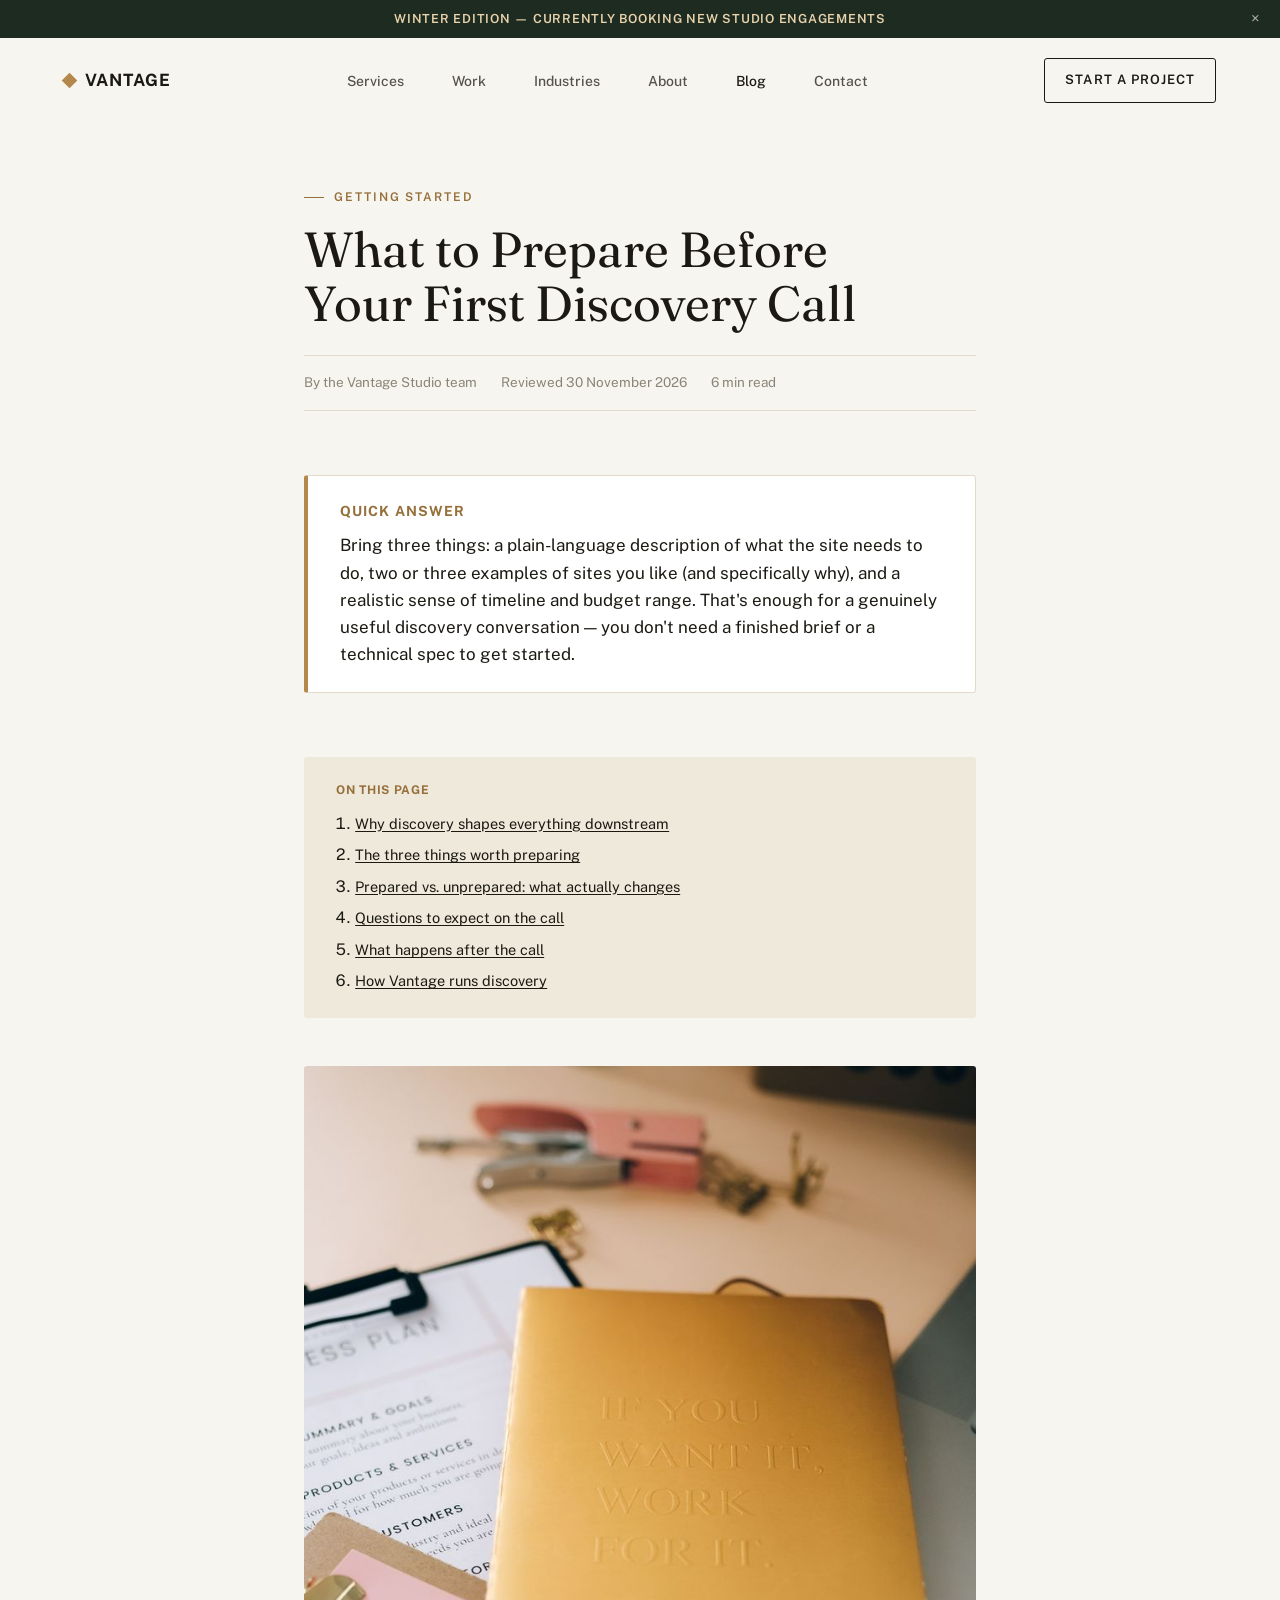
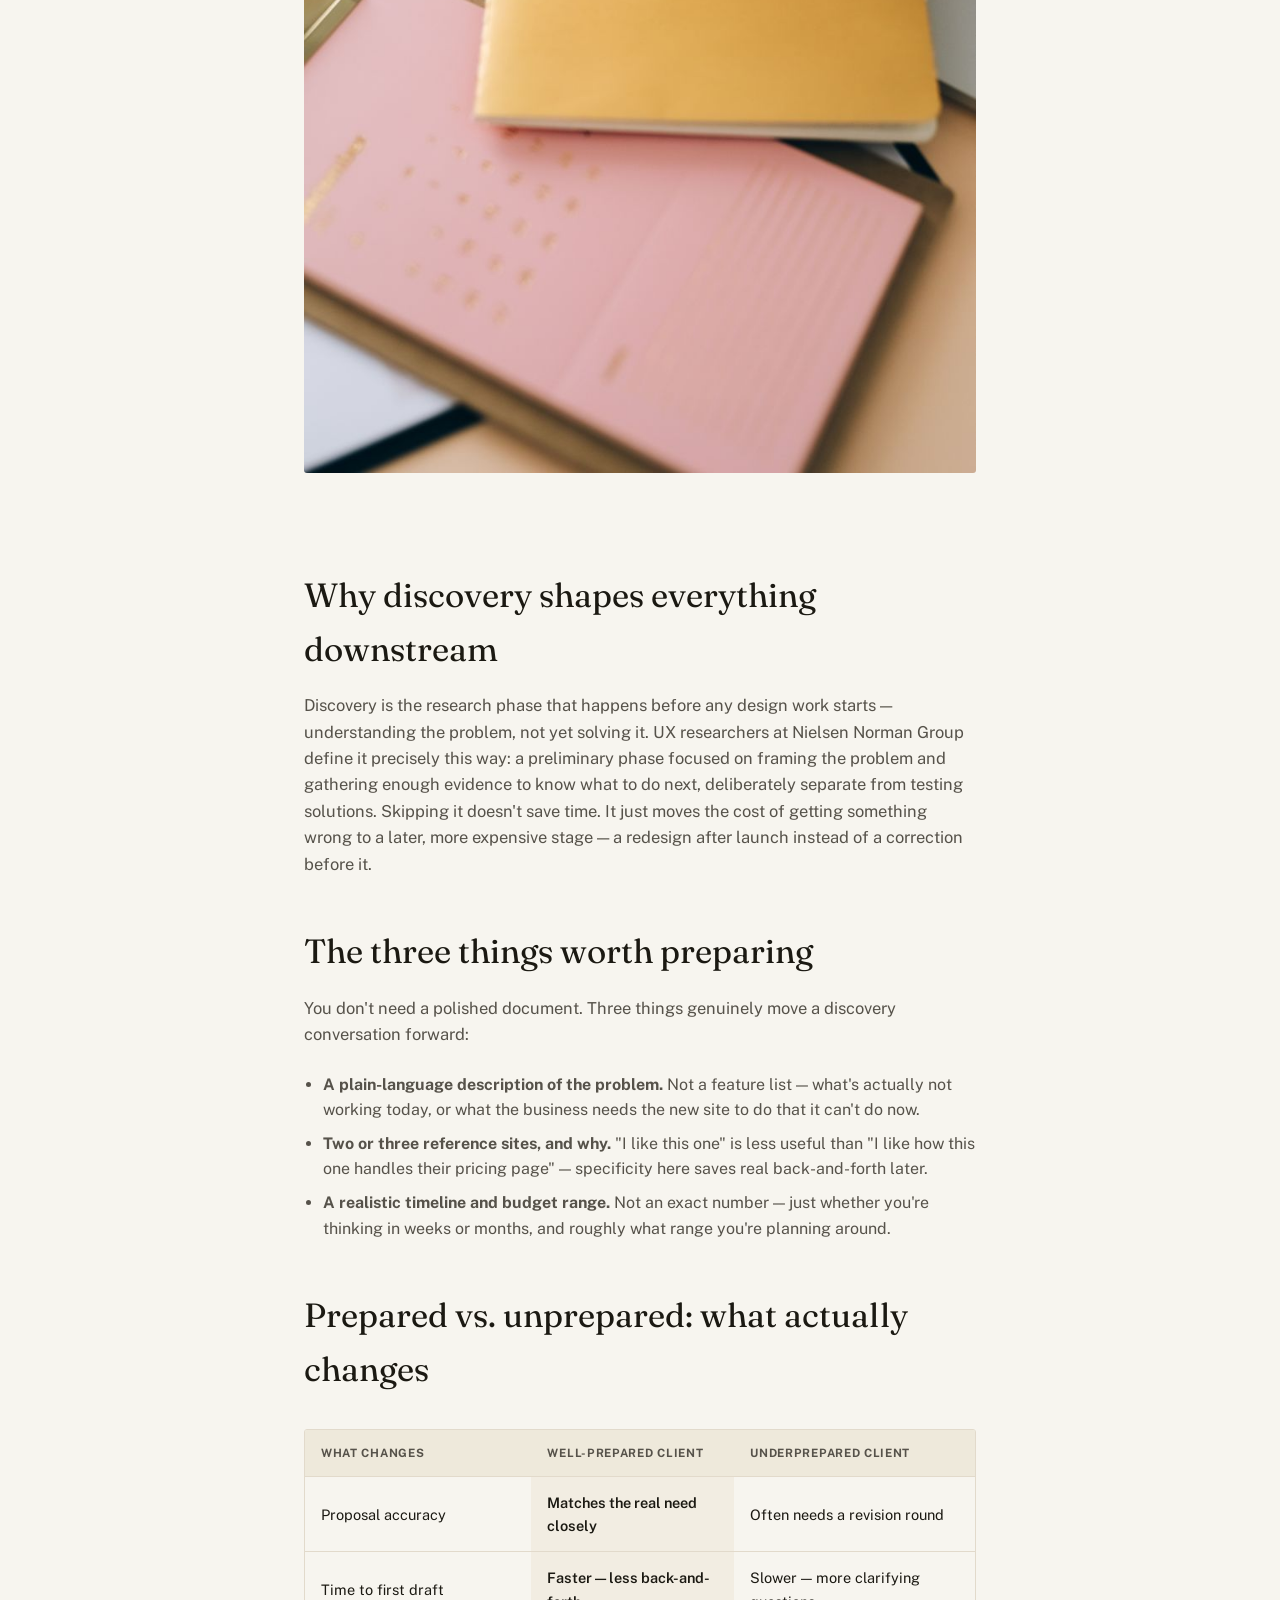
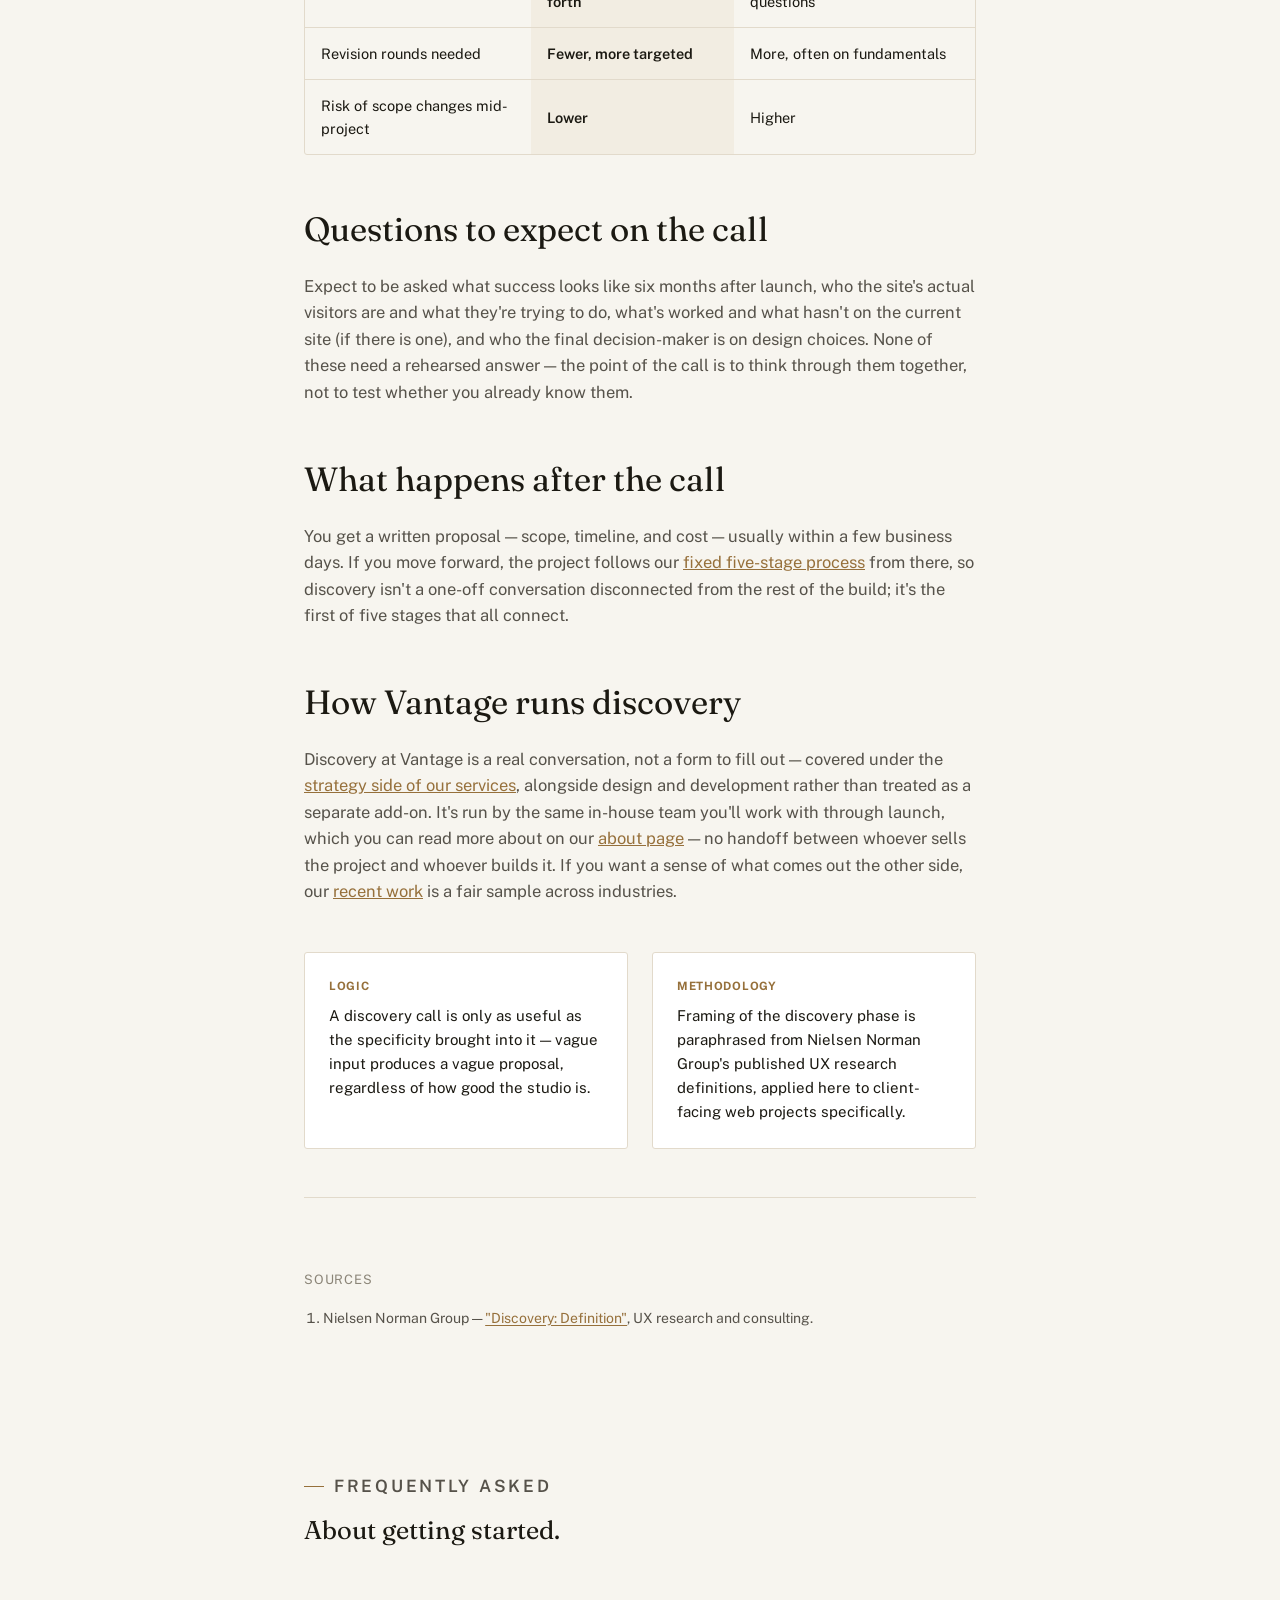
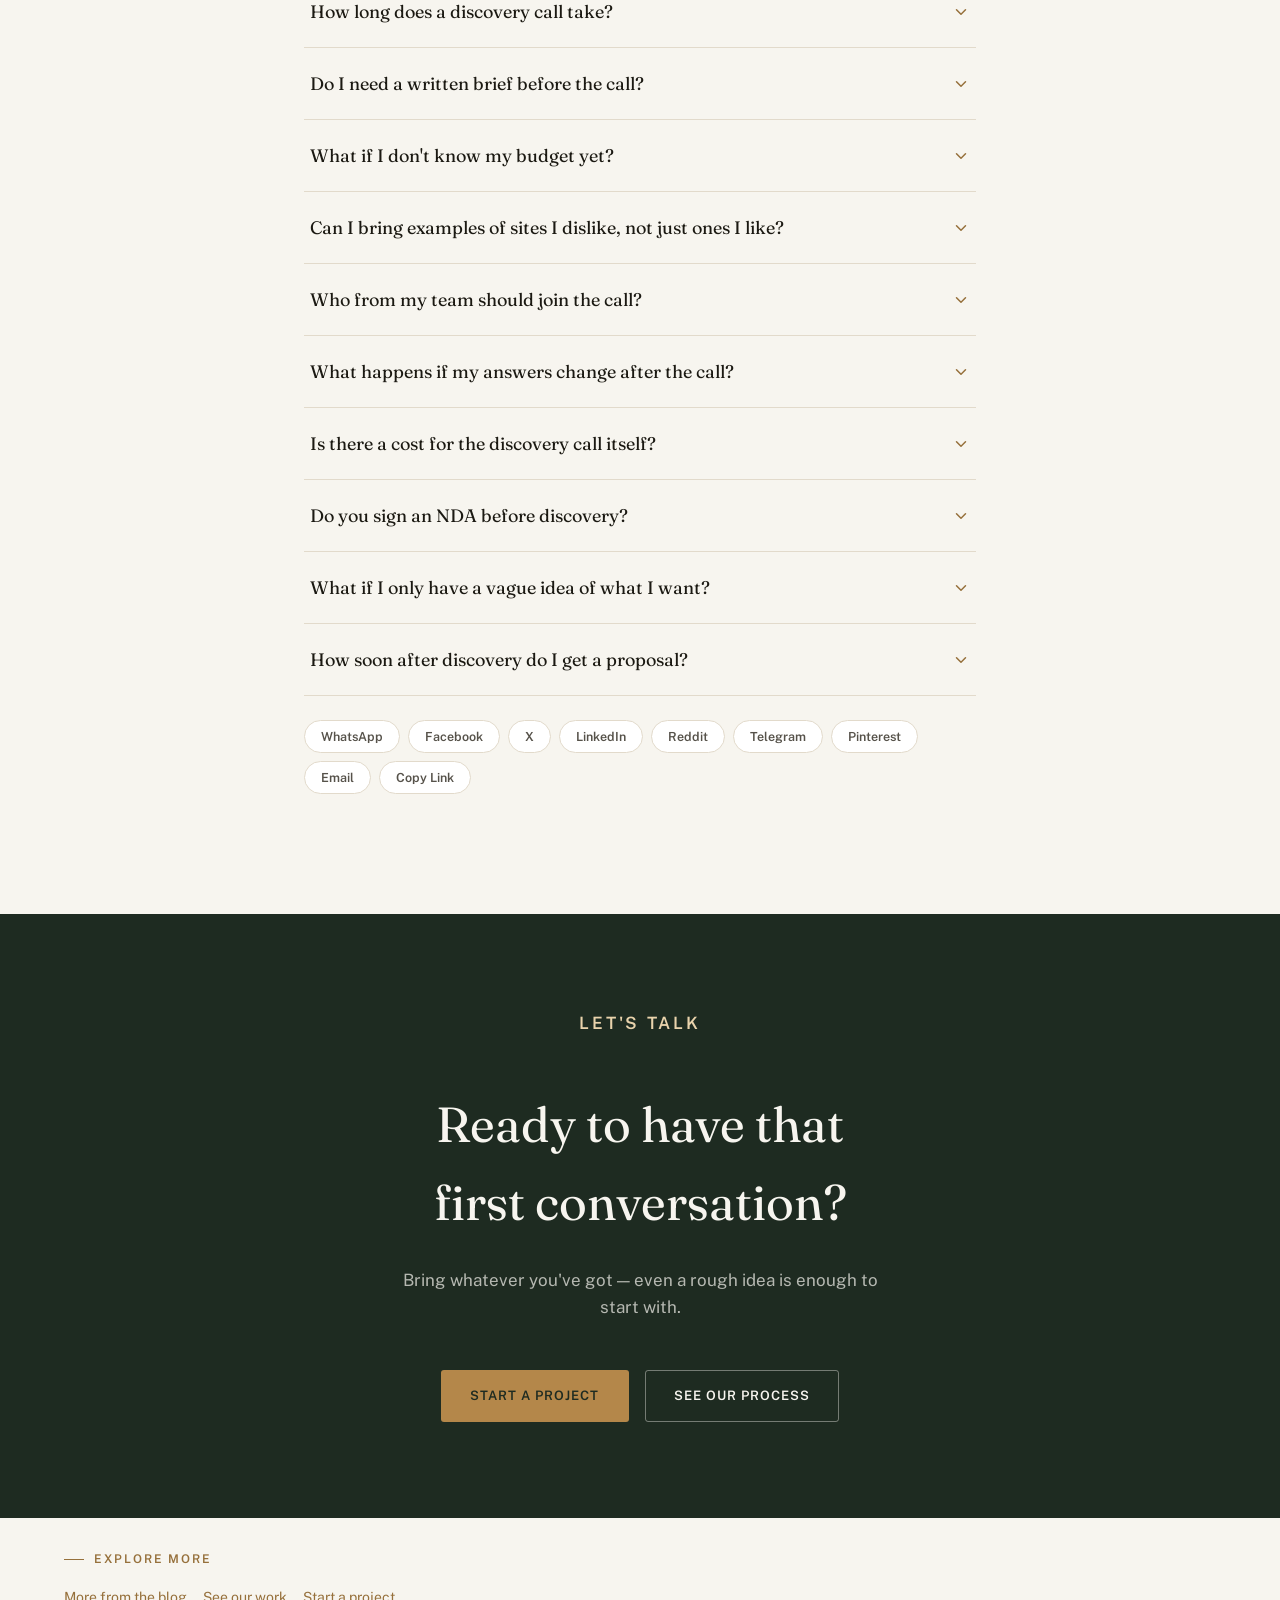
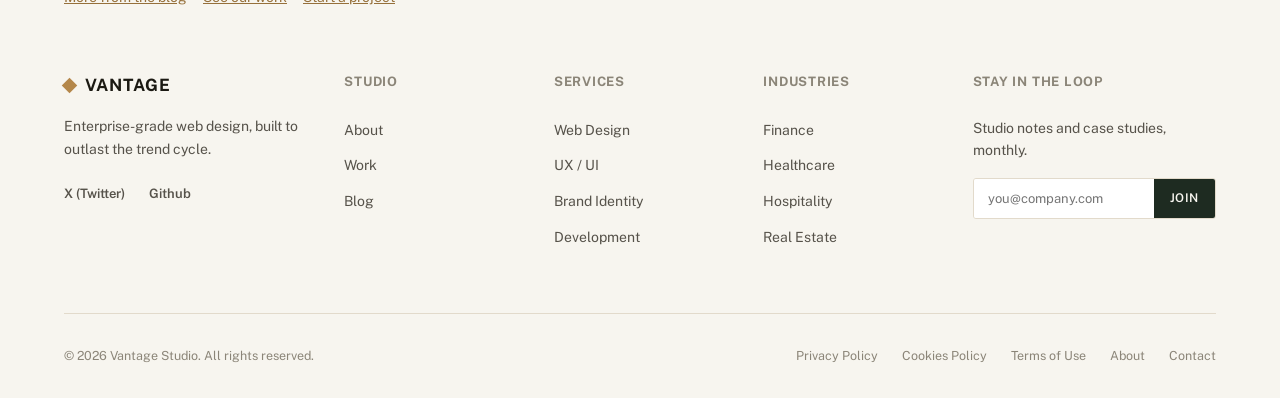
<file: blog-post-discovery-call.html>
<!DOCTYPE html>
<html lang="en">
<head>
<meta charset="UTF-8">
<meta name="viewport" content="width=device-width, initial-scale=1.0">
<title>What to Prepare Before Your First Discovery Call — Vantage Studio</title>
<meta name="description" content="What to actually bring to a first web design discovery call — three things worth preparing, what to expect, and why skipping this step costs more time than it saves.">
<meta name="keywords" content="web design discovery call, website project kickoff, discovery phase web design">
<meta name="robots" content="index, follow">
<meta name="author" content="Vantage Studio">
<link rel="canonical" href="https://vantageweb.site/blog-post-discovery-call.html">
<link rel="alternate" hreflang="en" href="https://vantageweb.site/blog-post-discovery-call.html">
<link rel="alternate" hreflang="x-default" href="https://vantageweb.site/blog-post-discovery-call.html">
<link rel="sitemap" type="application/xml" href="/sitemap.xml">

<meta property="og:type" content="article">
<meta property="og:site_name" content="Vantage Studio">
<meta property="og:title" content="What to Prepare Before Your First Discovery Call">
<meta property="og:description" content="Three things worth preparing, what to expect, and why skipping discovery costs more time than it saves.">
<meta property="og:url" content="https://vantageweb.site/blog-post-discovery-call.html">
<meta property="og:image" content="images/blog-post-discovery-call.jpg">
<meta name="twitter:card" content="summary_large_image">
<meta name="twitter:title" content="What to Prepare Before Your First Discovery Call">
<meta name="twitter:description" content="Three things worth preparing, what to expect, and why skipping discovery costs more time than it saves.">
<meta name="twitter:image" content="images/blog-post-discovery-call.jpg">

<link rel="icon" type="image/svg+xml" href="data:image/svg+xml,%3Csvg xmlns='http://www.w3.org/2000/svg' viewBox='0 0 100 100'%3E%3Crect width='100' height='100' fill='%231E2B21'/%3E%3Crect x='30' y='30' width='40' height='40' fill='%23B4874A' transform='rotate(45 50 50)'/%3E%3C/svg%3E">

<link rel="preconnect" href="https://fonts.googleapis.com">
<link rel="preconnect" href="https://fonts.gstatic.com" crossorigin>
<link href="https://fonts.googleapis.com/css2?family=Fraunces:ital,opsz,wght@0,9..144,300;0,9..144,400;0,9..144,500;0,9..144,600;1,9..144,400;1,9..144,500&family=Public+Sans:wght@300;400;500;600;700&display=swap" rel="stylesheet">
<link rel="stylesheet" href="css/styles.css">

<script type="application/ld+json" data-schema>
{
  "@context": "https://schema.org",
  "@graph": [
    {
      "@type": "Article",
      "@id": "https://vantageweb.site/blog-post-discovery-call.html#article",
      "headline": "What to Prepare Before Your First Discovery Call",
      "description": "Three things worth preparing, what to expect, and why skipping discovery costs more time than it saves.",
      "url": "https://vantageweb.site/blog-post-discovery-call.html",
      "author": { "@type": "Organization", "name": "Vantage Studio" },
      "publisher": { "@id": "https://vantageweb.site/#organization" },
      "image": "https://vantageweb.site/images/blog-post-discovery-call.jpg",
      "datePublished": "2026-07-16",
      "dateModified": "2026-07-16"
    },
    {
      "@type": "FAQPage",
      "@id": "https://vantageweb.site/blog-post-discovery-call.html#faq",
      "mainEntity": [
        { "@type": "Question", "name": "How long does a discovery call take?", "acceptedAnswer": { "@type": "Answer", "text": "Usually 30 to 45 minutes for a first conversation — enough to understand the problem, not the full discovery phase itself, which continues after the call." } },
        { "@type": "Question", "name": "Do I need a written brief before the call?", "acceptedAnswer": { "@type": "Answer", "text": "No. A written brief helps but isn't required — the call itself is partly designed to surface things a brief alone wouldn't capture." } },
        { "@type": "Question", "name": "What if I don't know my budget yet?", "acceptedAnswer": { "@type": "Answer", "text": "A rough range is enough. Knowing whether you're thinking in the hundreds, thousands, or tens of thousands changes the conversation more than an exact figure does." } },
        { "@type": "Question", "name": "Can I bring examples of sites I dislike, not just ones I like?", "acceptedAnswer": { "@type": "Answer", "text": "Yes, and it's often just as useful — knowing what to avoid narrows the direction as effectively as knowing what to aim for." } },
        { "@type": "Question", "name": "Who from my team should join the call?", "acceptedAnswer": { "@type": "Answer", "text": "Whoever will actually make the final call on design and budget. Discovery is far less useful if the real decision-maker isn't in the room." } },
        { "@type": "Question", "name": "What happens if my answers change after the call?", "acceptedAnswer": { "@type": "Answer", "text": "That's normal and expected — discovery is iterative, not a one-shot interrogation. Revised thinking gets folded into the proposal before anything is finalized." } },
        { "@type": "Question", "name": "Is there a cost for the discovery call itself?", "acceptedAnswer": { "@type": "Answer", "text": "No — the first conversation is free. Paid work begins once a proposal is agreed." } },
        { "@type": "Question", "name": "Do you sign an NDA before discovery?", "acceptedAnswer": { "@type": "Answer", "text": "Happy to, if you'd like one in place before sharing anything sensitive — just raise it ahead of the call." } },
        { "@type": "Question", "name": "What if I only have a vague idea of what I want?", "acceptedAnswer": { "@type": "Answer", "text": "That's a normal starting point, not a problem — a good discovery conversation is built to sharpen a vague idea, not to require a sharp one already." } },
        { "@type": "Question", "name": "How soon after discovery do I get a proposal?", "acceptedAnswer": { "@type": "Answer", "text": "Typically within a few business days of the call, depending on how much follow-up research the scope requires." } }
      ]
    }
  ]
}
</script>
</head>
<body>

<div class="scroll-progress"></div>
<div class="season-banner"><span data-season-banner></span><button type="button" aria-label="Dismiss banner" data-dismiss-banner>&times;</button></div>

<nav class="nav" id="nav">
  <div class="wrap nav__inner">
    <a href="index.html" class="logo"><span class="logo__mark"></span>VANTAGE</a>
    <ul class="nav__links" id="navLinks">
      <li><a href="index.html#services">Services</a></li>
      <li><a href="index.html#work">Work</a></li>
      <li><a href="index.html#industries">Industries</a></li>
      <li><a href="about.html">About</a></li>
      <li><a href="blog.html" class="is-active">Blog</a></li>
      <li><a href="contact.html">Contact</a></li>
    </ul>
    <div class="nav__right">
      <a href="contact.html" class="btn btn--ghost" style="padding:11px 20px;" data-cta-rotate>Start a Project</a>
      <button class="nav__burger" id="burger" aria-label="Toggle menu"><span></span><span></span><span></span></button>
    </div>
  </div>
</nav>

<header class="article-head">
  <div class="wrap wrap--narrow">
    <p class="eyebrow">Getting Started</p>
    <h1>What to Prepare Before Your First Discovery Call</h1>
    <div class="article-meta">
      <span>By the Vantage Studio team</span>
      <span data-freshness></span>
      <span>6 min read</span>
    </div>
  </div>
</header>

<section style="padding-top:0;">
  <div class="wrap wrap--narrow">

    <div class="quick-answer reveal">
      <h2>Quick answer</h2>
      <p>Bring three things: a plain-language description of what the site needs to do, two or three examples of sites you like (and specifically why), and a realistic sense of timeline and budget range. That's enough for a genuinely useful discovery conversation — you don't need a finished brief or a technical spec to get started.</p>
    </div>

    <nav class="toc reveal" aria-label="Table of contents">
      <p class="toc__title">On this page</p>
      <ol>
        <li><a href="#why-discovery-matters">Why discovery shapes everything downstream</a></li>
        <li><a href="#three-things">The three things worth preparing</a></li>
        <li><a href="#readiness-comparison">Prepared vs. unprepared: what actually changes</a></li>
        <li><a href="#questions-to-expect">Questions to expect on the call</a></li>
        <li><a href="#what-happens-after">What happens after the call</a></li>
        <li><a href="#how-we-run-it">How Vantage runs discovery</a></li>
      </ol>
    </nav>

    <img src="images/blog-post-discovery-call.jpg" alt="Notebook and planning documents on a desk" style="border-radius:3px; margin-bottom: var(--sp-4);" loading="lazy">

    <div class="article-body reveal">
      <h2 id="why-discovery-matters">Why discovery shapes everything downstream</h2>
      <p>Discovery is the research phase that happens before any design work starts — understanding the problem, not yet solving it. UX researchers at Nielsen Norman Group define it precisely this way: a preliminary phase focused on framing the problem and gathering enough evidence to know what to do next, deliberately separate from testing solutions. Skipping it doesn't save time. It just moves the cost of getting something wrong to a later, more expensive stage — a redesign after launch instead of a correction before it.</p>

      <h2 id="three-things">The three things worth preparing</h2>
      <p>You don't need a polished document. Three things genuinely move a discovery conversation forward:</p>
      <ul>
        <li><strong>A plain-language description of the problem.</strong> Not a feature list — what's actually not working today, or what the business needs the new site to do that it can't do now.</li>
        <li><strong>Two or three reference sites, and why.</strong> "I like this one" is less useful than "I like how this one handles their pricing page" — specificity here saves real back-and-forth later.</li>
        <li><strong>A realistic timeline and budget range.</strong> Not an exact number — just whether you're thinking in weeks or months, and roughly what range you're planning around.</li>
      </ul>

      <h2 id="readiness-comparison">Prepared vs. unprepared: what actually changes</h2>
      <div class="compare-table">
        <table>
          <thead><tr><th>What changes</th><th>Well-Prepared Client</th><th>Underprepared Client</th></tr></thead>
          <tbody>
            <tr><td>Proposal accuracy</td><td class="is-highlight">Matches the real need closely</td><td>Often needs a revision round</td></tr>
            <tr><td>Time to first draft</td><td class="is-highlight">Faster — less back-and-forth</td><td>Slower — more clarifying questions</td></tr>
            <tr><td>Revision rounds needed</td><td class="is-highlight">Fewer, more targeted</td><td>More, often on fundamentals</td></tr>
            <tr><td>Risk of scope changes mid-project</td><td class="is-highlight">Lower</td><td>Higher</td></tr>
          </tbody>
        </table>
      </div>

      <h2 id="questions-to-expect">Questions to expect on the call</h2>
      <p>Expect to be asked what success looks like six months after launch, who the site's actual visitors are and what they're trying to do, what's worked and what hasn't on the current site (if there is one), and who the final decision-maker is on design choices. None of these need a rehearsed answer — the point of the call is to think through them together, not to test whether you already know them.</p>

      <h2 id="what-happens-after">What happens after the call</h2>
      <p>You get a written proposal — scope, timeline, and cost — usually within a few business days. If you move forward, the project follows our <a href="index.html#process" style="color:var(--champagne-deep); text-decoration:underline;">fixed five-stage process</a> from there, so discovery isn't a one-off conversation disconnected from the rest of the build; it's the first of five stages that all connect.</p>

      <h2 id="how-we-run-it">How Vantage runs discovery</h2>
      <p>Discovery at Vantage is a real conversation, not a form to fill out — covered under the <a href="index.html#services" style="color:var(--champagne-deep); text-decoration:underline;">strategy side of our services</a>, alongside design and development rather than treated as a separate add-on. It's run by the same in-house team you'll work with through launch, which you can read more about on our <a href="about.html" style="color:var(--champagne-deep); text-decoration:underline;">about page</a> — no handoff between whoever sells the project and whoever builds it. If you want a sense of what comes out the other side, our <a href="index.html#work" style="color:var(--champagne-deep); text-decoration:underline;">recent work</a> is a fair sample across industries.</p>

      <div class="logic-methodology">
        <div class="lm-card"><span>Logic</span><p>A discovery call is only as useful as the specificity brought into it — vague input produces a vague proposal, regardless of how good the studio is.</p></div>
        <div class="lm-card"><span>Methodology</span><p>Framing of the discovery phase is paraphrased from Nielsen Norman Group's published UX research definitions, applied here to client-facing web projects specifically.</p></div>
      </div>

      <div class="citations">
        <h2>Sources</h2>
        <ol>
          <li>Nielsen Norman Group — <a href="https://www.nngroup.com/articles/discovery-phase/" target="_blank" rel="noopener">"Discovery: Definition"</a>, UX research and consulting.</li>
        </ol>
      </div>
    </div>

    <div class="faq reveal" style="margin-top: var(--sp-6);">
      <div class="sec-head" style="margin-bottom: var(--sp-4);"><p class="eyebrow">Frequently asked</p><h2 style="font-size:1.6rem;">About getting started.</h2></div>
      <div class="faq-item"><button class="faq-item__q">How long does a discovery call take?<svg class="faq-item__chevron" viewBox="0 0 24 24" stroke-linecap="round" stroke-linejoin="round"><path d="M6 9l6 6 6-6"/></svg></button><div class="faq-item__a"><p>Usually 30 to 45 minutes for a first conversation — enough to understand the problem, not the full discovery phase itself, which continues after the call.</p></div></div>
      <div class="faq-item"><button class="faq-item__q">Do I need a written brief before the call?<svg class="faq-item__chevron" viewBox="0 0 24 24" stroke-linecap="round" stroke-linejoin="round"><path d="M6 9l6 6 6-6"/></svg></button><div class="faq-item__a"><p>No. A written brief helps but isn't required — the call itself is partly designed to surface things a brief alone wouldn't capture.</p></div></div>
      <div class="faq-item"><button class="faq-item__q">What if I don't know my budget yet?<svg class="faq-item__chevron" viewBox="0 0 24 24" stroke-linecap="round" stroke-linejoin="round"><path d="M6 9l6 6 6-6"/></svg></button><div class="faq-item__a"><p>A rough range is enough. Knowing whether you're thinking in the hundreds, thousands, or tens of thousands changes the conversation more than an exact figure does.</p></div></div>
      <div class="faq-item"><button class="faq-item__q">Can I bring examples of sites I dislike, not just ones I like?<svg class="faq-item__chevron" viewBox="0 0 24 24" stroke-linecap="round" stroke-linejoin="round"><path d="M6 9l6 6 6-6"/></svg></button><div class="faq-item__a"><p>Yes, and it's often just as useful — knowing what to avoid narrows the direction as effectively as knowing what to aim for.</p></div></div>
      <div class="faq-item"><button class="faq-item__q">Who from my team should join the call?<svg class="faq-item__chevron" viewBox="0 0 24 24" stroke-linecap="round" stroke-linejoin="round"><path d="M6 9l6 6 6-6"/></svg></button><div class="faq-item__a"><p>Whoever will actually make the final call on design and budget. Discovery is far less useful if the real decision-maker isn't in the room.</p></div></div>
      <div class="faq-item"><button class="faq-item__q">What happens if my answers change after the call?<svg class="faq-item__chevron" viewBox="0 0 24 24" stroke-linecap="round" stroke-linejoin="round"><path d="M6 9l6 6 6-6"/></svg></button><div class="faq-item__a"><p>That's normal and expected — discovery is iterative, not a one-shot interrogation. Revised thinking gets folded into the proposal before anything is finalized.</p></div></div>
      <div class="faq-item"><button class="faq-item__q">Is there a cost for the discovery call itself?<svg class="faq-item__chevron" viewBox="0 0 24 24" stroke-linecap="round" stroke-linejoin="round"><path d="M6 9l6 6 6-6"/></svg></button><div class="faq-item__a"><p>No — the first conversation is free. Paid work begins once a proposal is agreed.</p></div></div>
      <div class="faq-item"><button class="faq-item__q">Do you sign an NDA before discovery?<svg class="faq-item__chevron" viewBox="0 0 24 24" stroke-linecap="round" stroke-linejoin="round"><path d="M6 9l6 6 6-6"/></svg></button><div class="faq-item__a"><p>Happy to, if you'd like one in place before sharing anything sensitive — just raise it ahead of the call.</p></div></div>
      <div class="faq-item"><button class="faq-item__q">What if I only have a vague idea of what I want?<svg class="faq-item__chevron" viewBox="0 0 24 24" stroke-linecap="round" stroke-linejoin="round"><path d="M6 9l6 6 6-6"/></svg></button><div class="faq-item__a"><p>That's a normal starting point, not a problem — a good discovery conversation is built to sharpen a vague idea, not to require a sharp one already.</p></div></div>
      <div class="faq-item"><button class="faq-item__q">How soon after discovery do I get a proposal?<svg class="faq-item__chevron" viewBox="0 0 24 24" stroke-linecap="round" stroke-linejoin="round"><path d="M6 9l6 6 6-6"/></svg></button><div class="faq-item__a"><p>Typically within a few business days of the call, depending on how much follow-up research the scope requires.</p></div></div>
    </div>

    <div class="share reveal">
      <button data-share="whatsapp" type="button">WhatsApp</button>
      <button data-share="facebook" type="button">Facebook</button>
      <button data-share="x" type="button">X</button>
      <button data-share="linkedin" type="button">LinkedIn</button>
      <button data-share="reddit" type="button">Reddit</button>
      <button data-share="telegram" type="button">Telegram</button>
      <button data-share="pinterest" type="button">Pinterest</button>
      <button data-share="email" type="button">Email</button>
      <button data-share="copy" type="button">Copy Link</button>
    </div>

  </div>
</section>

<section class="cta">
  <div class="wrap">
    <div class="reveal">
      <p class="eyebrow eyebrow--center" style="color: var(--champagne-soft);">Let's talk</p>
      <h2>Ready to have that first conversation?</h2>
      <p>Bring whatever you've got — even a rough idea is enough to start with.</p>
      <div class="cta__ctas">
        <a href="contact.html" class="btn btn--gold" data-cta-rotate>Start a Project</a>
        <a href="index.html#process" class="btn btn--outline-light">See Our Process</a>
      </div>
    </div>
  </div>
</section>

<div id="dynamic-internal-links" class="wrap" style="padding-block: var(--sp-4) 0;">
  <p class="eyebrow" style="margin-bottom:16px;">Explore more</p>
  <div style="display:flex; gap:16px; flex-wrap:wrap; font-size:14px;">
    <a href="blog.html" style="color:var(--champagne-deep); text-decoration:underline;">More from the blog</a>
    <a href="index.html#work" style="color:var(--champagne-deep); text-decoration:underline;">See our work</a>
    <a href="contact.html" style="color:var(--champagne-deep); text-decoration:underline;">Start a project</a>
  </div>
</div>

<footer>
  <div class="wrap">
    <div class="footer__top">
      <div class="footer__brand">
        <a href="index.html" class="logo"><span class="logo__mark"></span>VANTAGE</a>
        <p>Enterprise-grade web design, built to outlast the trend cycle.</p>
        <div class="footer__social">
          <a href="https://x.com/vantagestudio" target="_blank" rel="noopener">X (Twitter)</a>
          <a href="https://github.com/vantagestudio" target="_blank" rel="noopener">Github</a>
        </div>
      </div>
      <div class="footer__col"><h4>Studio</h4><ul><li><a href="about.html">About</a></li><li><a href="index.html#work">Work</a></li><li><a href="blog.html">Blog</a></li></ul></div>
      <div class="footer__col"><h4>Services</h4><ul><li><a href="index.html#services">Web Design</a></li><li><a href="index.html#services">UX / UI</a></li><li><a href="index.html#services">Brand Identity</a></li><li><a href="index.html#services">Development</a></li></ul></div>
      <div class="footer__col"><h4>Industries</h4><ul><li><a href="index.html#industries">Finance</a></li><li><a href="index.html#industries">Healthcare</a></li><li><a href="index.html#industries">Hospitality</a></li><li><a href="index.html#industries">Real Estate</a></li></ul></div>
      <div class="footer__col footer__news">
        <h4>Stay in the loop</h4>
        <p style="font-size:14px; color:var(--stone);">Studio notes and case studies, monthly.</p>
        <form>
          <input type="email" placeholder="you@company.com" required>
          <button type="submit">Join</button>
        </form>
      </div>
    </div>
    <div class="footer__bottom">
      <p>&copy; <span data-year></span> Vantage Studio. All rights reserved.</p>
      <div class="footer__legal">
        <a href="privacy-policy.html">Privacy Policy</a>
        <a href="cookies-policy.html">Cookies Policy</a>
        <a href="terms-of-use.html">Terms of Use</a>
        <a href="about.html">About</a>
        <a href="contact.html">Contact</a>
      </div>
    </div>
  </div>
</footer>

<div id="toast-container"></div>
<script defer src="js/main.js"></script>
</body>
</html>
</file>
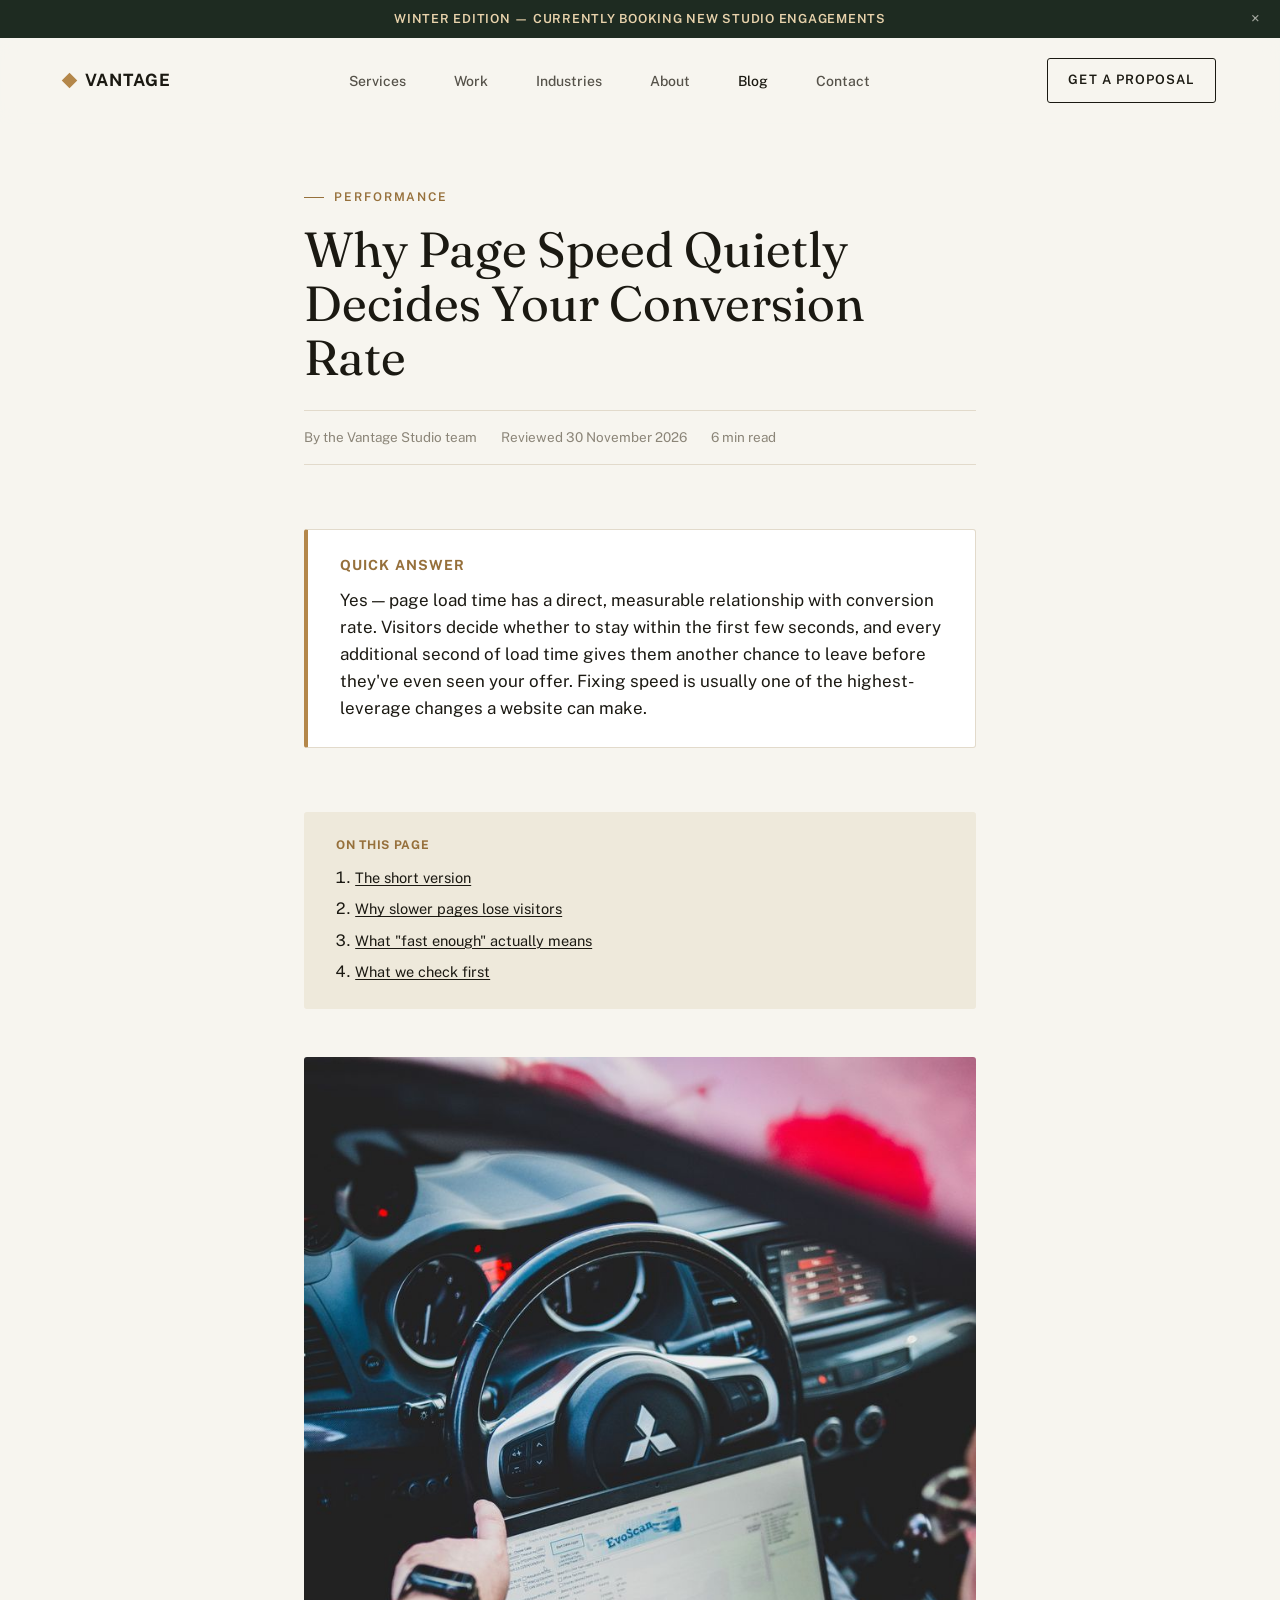
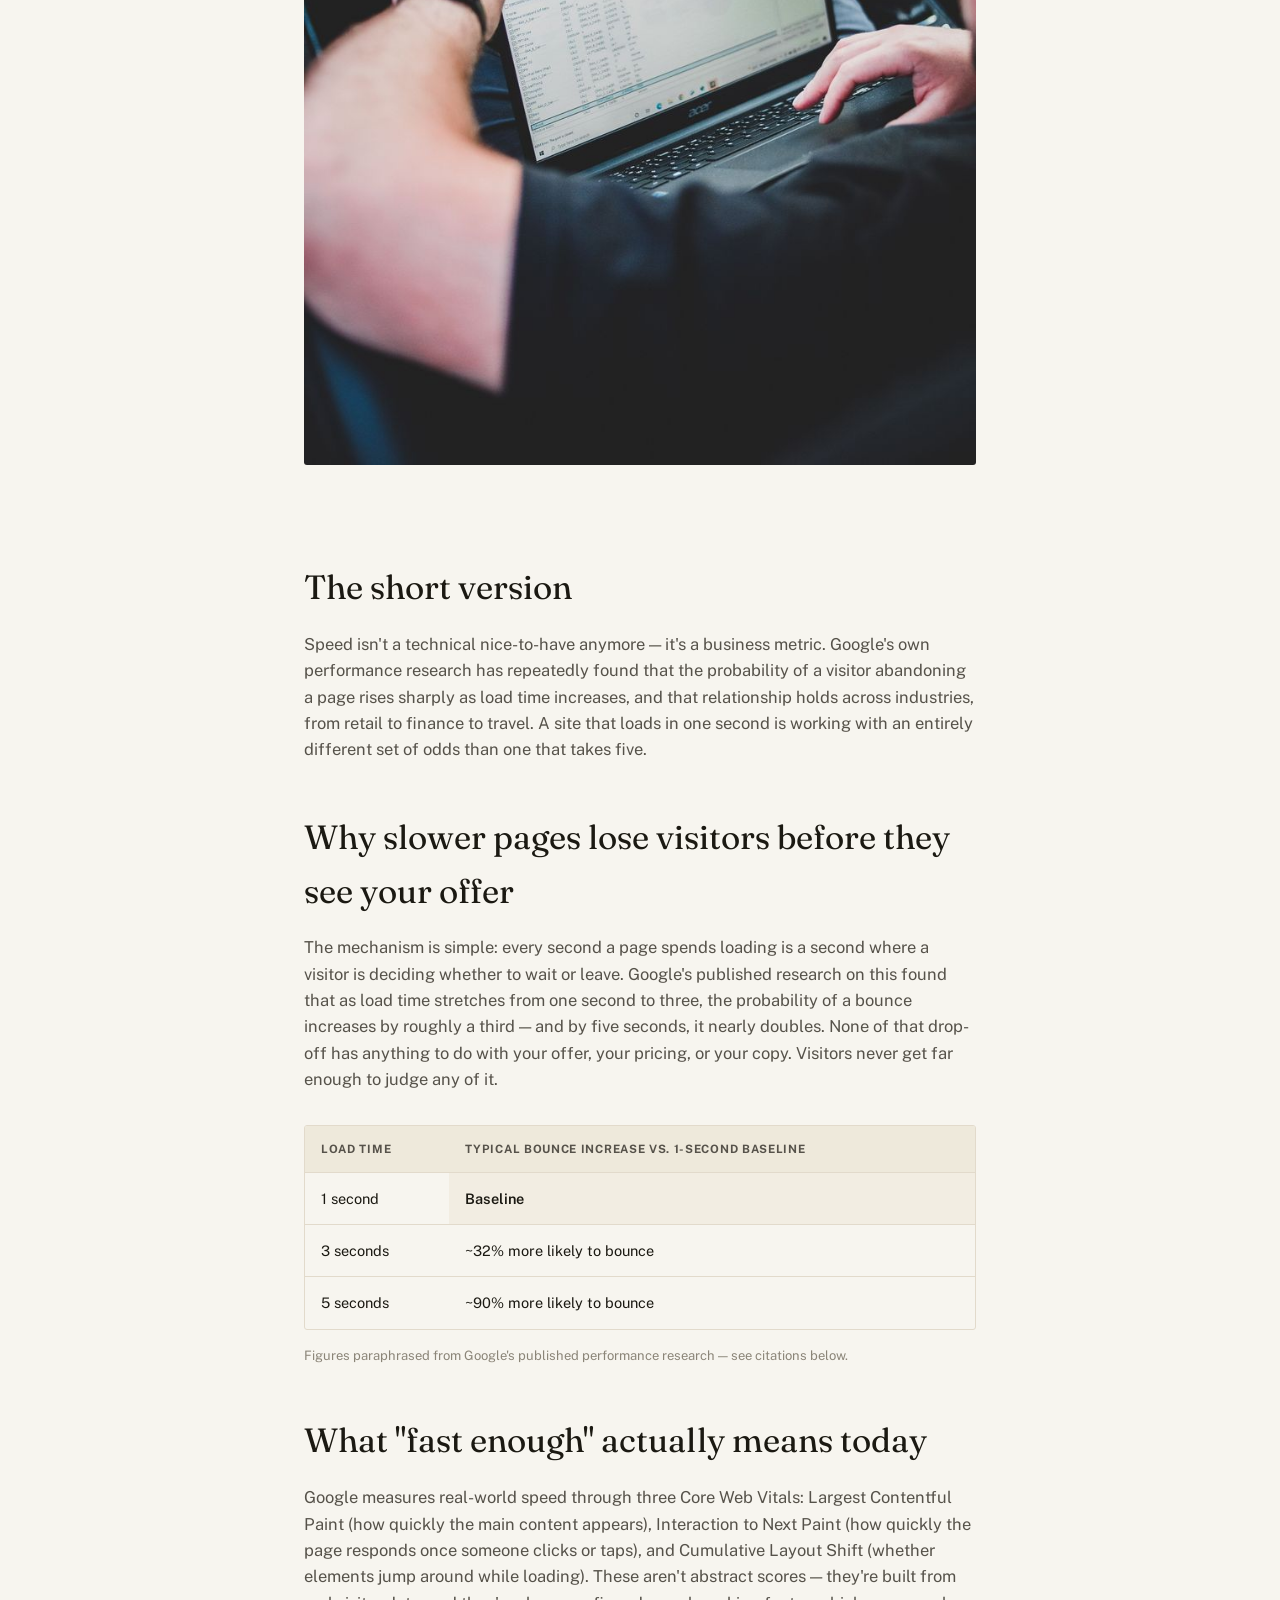
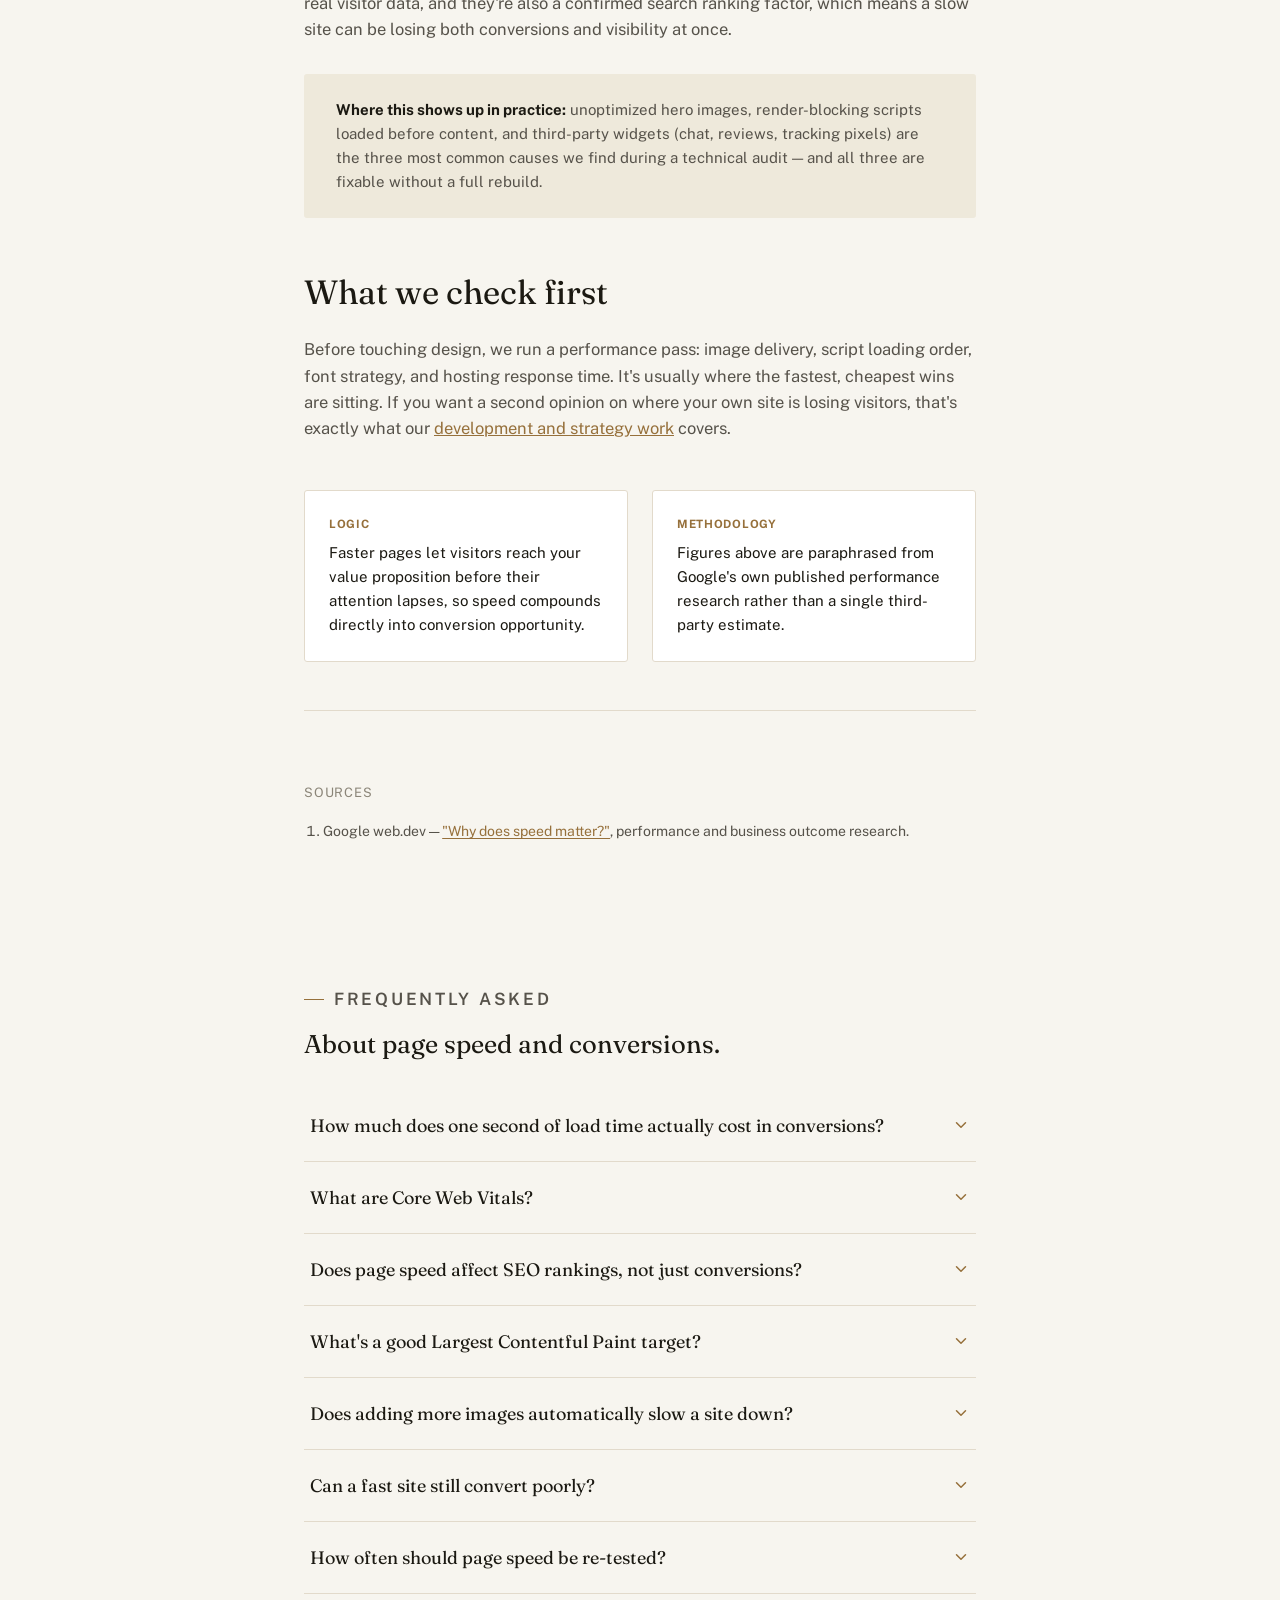
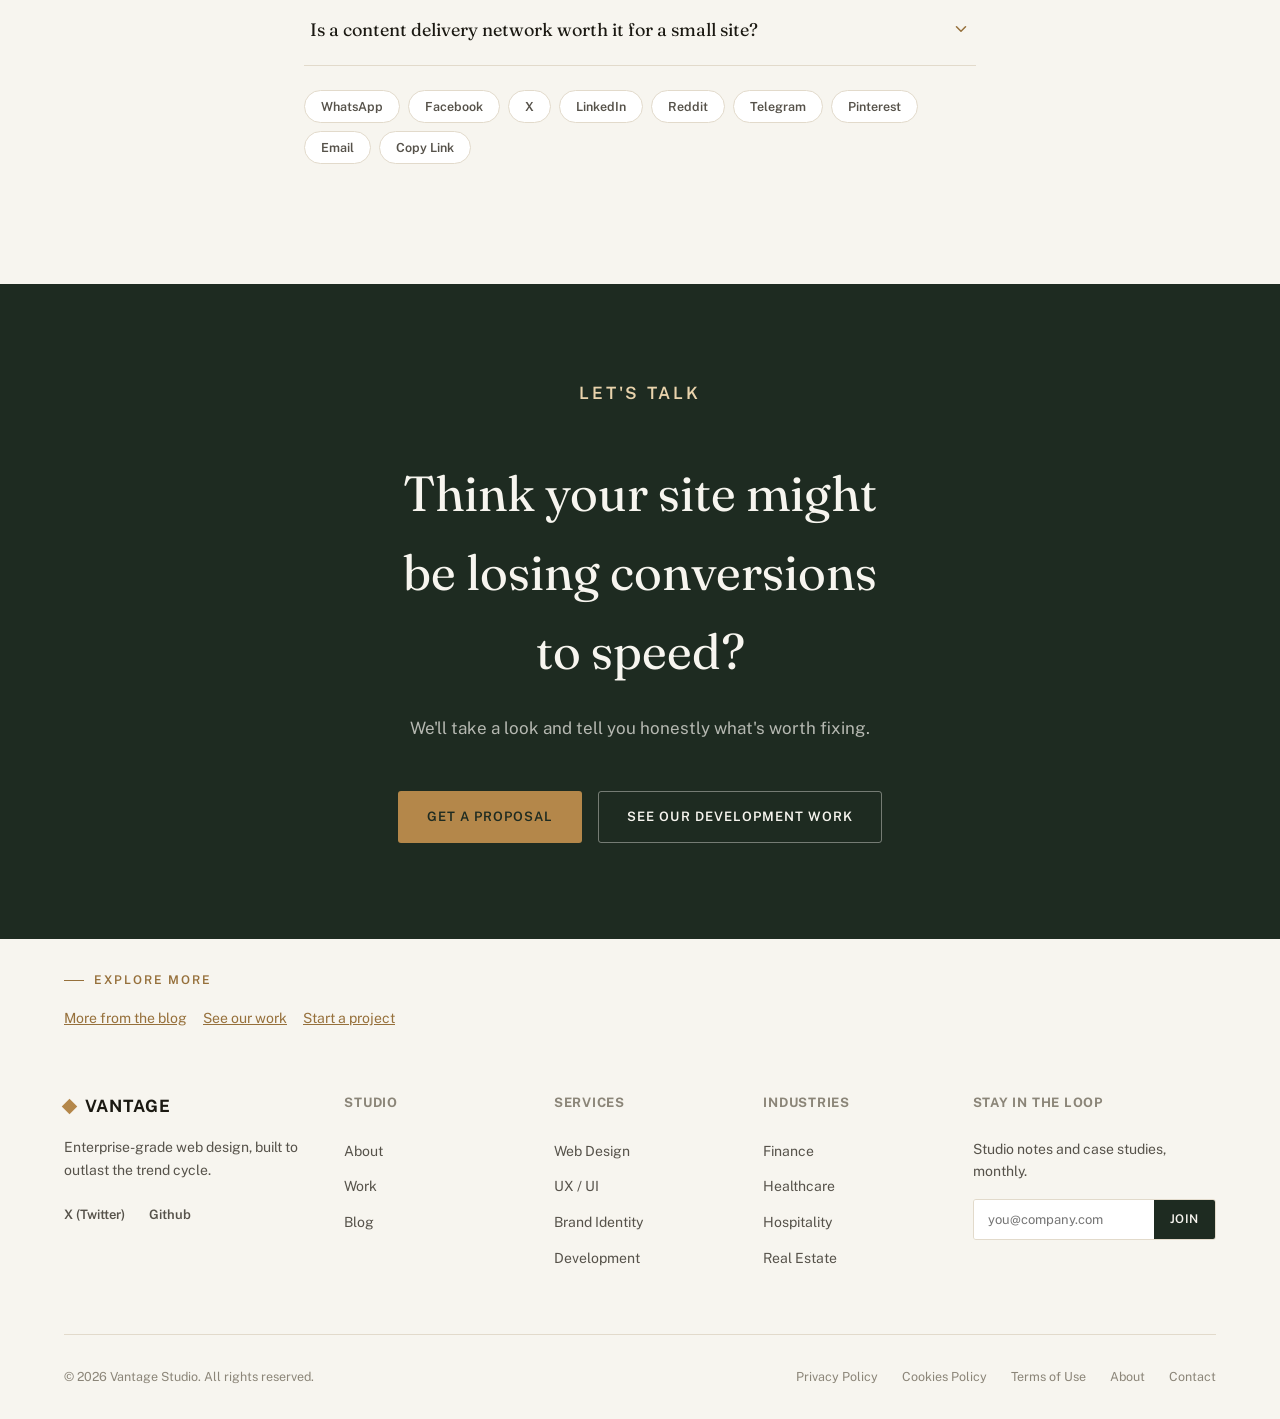
<file: blog-post-example.html>
<!DOCTYPE html>
<html lang="en">
<head>
<meta charset="UTF-8">
<meta name="viewport" content="width=device-width, initial-scale=1.0">
<title>Why Page Speed Quietly Decides Your Conversion Rate — Vantage Studio</title>
<meta name="description" content="Slow pages lose visitors before they see your offer. Here's how load time affects conversion rate, what Core Web Vitals actually measure, and what to fix first.">
<meta name="keywords" content="page speed conversion rate, website load time, core web vitals, site performance business impact">
<meta name="robots" content="index, follow">
<meta name="author" content="Vantage Studio">
<link rel="canonical" href="https://vantageweb.site/blog-post-example.html">
<link rel="alternate" hreflang="en" href="https://vantageweb.site/blog-post-example.html">
<link rel="alternate" hreflang="x-default" href="https://vantageweb.site/blog-post-example.html">
<link rel="sitemap" type="application/xml" href="/sitemap.xml">

<meta property="og:type" content="article">
<meta property="og:site_name" content="Vantage Studio">
<meta property="og:title" content="Why Page Speed Quietly Decides Your Conversion Rate">
<meta property="og:description" content="How load time affects conversion rate, what Core Web Vitals measure, and what to fix first.">
<meta property="og:url" content="https://vantageweb.site/blog-post-example.html">
<meta property="og:image" content="images/blog-post-speed.jpg">
<meta name="twitter:card" content="summary_large_image">
<meta name="twitter:title" content="Why Page Speed Quietly Decides Your Conversion Rate">
<meta name="twitter:description" content="How load time affects conversion rate, what Core Web Vitals measure, and what to fix first.">
<meta name="twitter:image" content="images/blog-post-speed.jpg">

<link rel="icon" type="image/svg+xml" href="data:image/svg+xml,%3Csvg xmlns='http://www.w3.org/2000/svg' viewBox='0 0 100 100'%3E%3Crect width='100' height='100' fill='%231E2B21'/%3E%3Crect x='30' y='30' width='40' height='40' fill='%23B4874A' transform='rotate(45 50 50)'/%3E%3C/svg%3E">

<link rel="preconnect" href="https://fonts.googleapis.com">
<link rel="preconnect" href="https://fonts.gstatic.com" crossorigin>
<link href="https://fonts.googleapis.com/css2?family=Fraunces:ital,opsz,wght@0,9..144,300;0,9..144,400;0,9..144,500;0,9..144,600;1,9..144,400;1,9..144,500&family=Public+Sans:wght@300;400;500;600;700&display=swap" rel="stylesheet">
<link rel="stylesheet" href="css/styles.css">

<script type="application/ld+json" data-schema>
{
  "@context": "https://schema.org",
  "@graph": [
    {
      "@type": "Article",
      "@id": "https://vantageweb.site/blog-post-example.html#article",
      "headline": "Why Page Speed Quietly Decides Your Conversion Rate",
      "description": "How load time affects conversion rate, what Core Web Vitals measure, and what to fix first.",
      "url": "https://vantageweb.site/blog-post-example.html",
      "author": { "@type": "Organization", "name": "Vantage Studio" },
      "publisher": { "@id": "https://vantageweb.site/#organization" },
      "image": "images/blog-post-speed.jpg",
      "datePublished": "2026-07-13",
      "dateModified": "2026-07-13"
    },
    {
      "@type": "FAQPage",
      "@id": "https://vantageweb.site/blog-post-example.html#faq",
      "mainEntity": [
        {
          "@type": "Question",
          "name": "How much does one second of load time actually cost in conversions?",
          "acceptedAnswer": { "@type": "Answer", "text": "It varies by industry and traffic type, but independent studies consistently find measurable drop-offs — often in the single digits of percentage points per additional second — with the steepest losses on mobile and in retail checkouts." }
        },
        {
          "@type": "Question",
          "name": "What are Core Web Vitals?",
          "acceptedAnswer": { "@type": "Answer", "text": "Google's three field-data metrics for user experience: Largest Contentful Paint (loading), Interaction to Next Paint (responsiveness), and Cumulative Layout Shift (visual stability)." }
        },
        {
          "@type": "Question",
          "name": "Does page speed affect SEO rankings, not just conversions?",
          "acceptedAnswer": { "@type": "Answer", "text": "Yes. Core Web Vitals are a confirmed ranking factor, so speed improvements can influence both organic visibility and on-page conversion rate at the same time." }
        },
        {
          "@type": "Question",
          "name": "What's a good Largest Contentful Paint target?",
          "acceptedAnswer": { "@type": "Answer", "text": "Google considers 2.5 seconds or faster \"good.\" Between 2.5 and 4 seconds needs improvement, and anything slower is flagged as poor." }
        },
        {
          "@type": "Question",
          "name": "Does adding more images automatically slow a site down?",
          "acceptedAnswer": { "@type": "Answer", "text": "Not if they're sized, compressed, and lazy-loaded correctly. Unoptimized images — not images in general — are the usual culprit." }
        },
        {
          "@type": "Question",
          "name": "Can a fast site still convert poorly?",
          "acceptedAnswer": { "@type": "Answer", "text": "Yes — speed removes a barrier to conversion, it doesn't guarantee one. Offer, copy, and design still have to do their job once the page loads." }
        },
        {
          "@type": "Question",
          "name": "How often should page speed be re-tested?",
          "acceptedAnswer": { "@type": "Answer", "text": "After any major content or design change, and as a routine check every few months even if nothing's changed — third-party scripts have a way of quietly creeping back in." }
        },
        {
          "@type": "Question",
          "name": "Is a content delivery network worth it for a small site?",
          "acceptedAnswer": { "@type": "Answer", "text": "Usually yes if visitors are geographically spread out — it cuts the physical distance data has to travel, which matters most for image-heavy pages." }
        }
      ]
    }
  ]
}
</script>
</head>
<body>

<div class="scroll-progress"></div>
<div class="season-banner"><span data-season-banner></span><button type="button" aria-label="Dismiss banner" data-dismiss-banner>&times;</button></div>

<nav class="nav" id="nav">
  <div class="wrap nav__inner">
    <a href="index.html" class="logo"><span class="logo__mark"></span>VANTAGE</a>
    <ul class="nav__links" id="navLinks">
      <li><a href="index.html#services">Services</a></li>
      <li><a href="index.html#work">Work</a></li>
      <li><a href="index.html#industries">Industries</a></li>
      <li><a href="about.html">About</a></li>
      <li><a href="blog.html" class="is-active">Blog</a></li>
      <li><a href="contact.html">Contact</a></li>
    </ul>
    <div class="nav__right">
      <a href="contact.html" class="btn btn--ghost" style="padding:11px 20px;" data-cta-rotate>Start a Project</a>
      <button class="nav__burger" id="burger" aria-label="Toggle menu"><span></span><span></span><span></span></button>
    </div>
  </div>
</nav>

<header class="article-head">
  <div class="wrap wrap--narrow">
    <p class="eyebrow">Performance</p>
    <h1>Why Page Speed Quietly Decides Your Conversion Rate</h1>
    <div class="article-meta">
      <span>By the Vantage Studio team</span>
      <span data-freshness></span>
      <span>6 min read</span>
    </div>
  </div>
</header>

<section style="padding-top:0;">
  <div class="wrap wrap--narrow">

    <div class="quick-answer reveal">
      <h2>Quick answer</h2>
      <p>Yes — page load time has a direct, measurable relationship with conversion rate. Visitors decide whether to stay within the first few seconds, and every additional second of load time gives them another chance to leave before they've even seen your offer. Fixing speed is usually one of the highest-leverage changes a website can make.</p>
    </div>

    <nav class="toc reveal" aria-label="Table of contents">
      <p class="toc__title">On this page</p>
      <ol>
        <li><a href="#short-version">The short version</a></li>
        <li><a href="#why-visitors-leave">Why slower pages lose visitors</a></li>
        <li><a href="#fast-enough">What "fast enough" actually means</a></li>
        <li><a href="#what-we-check">What we check first</a></li>
      </ol>
    </nav>

    <img src="images/blog-post-speed.jpg" alt="Laptop displaying a website performance report" style="border-radius:3px; margin-bottom: var(--sp-4);" loading="lazy">

    <div class="article-body reveal">
      <h2 id="short-version">The short version</h2>
      <p>Speed isn't a technical nice-to-have anymore — it's a business metric. Google's own performance research has repeatedly found that the probability of a visitor abandoning a page rises sharply as load time increases, and that relationship holds across industries, from retail to finance to travel. A site that loads in one second is working with an entirely different set of odds than one that takes five.</p>

      <h2 id="why-visitors-leave">Why slower pages lose visitors before they see your offer</h2>
      <p>The mechanism is simple: every second a page spends loading is a second where a visitor is deciding whether to wait or leave. Google's published research on this found that as load time stretches from one second to three, the probability of a bounce increases by roughly a third — and by five seconds, it nearly doubles. None of that drop-off has anything to do with your offer, your pricing, or your copy. Visitors never get far enough to judge any of it.</p>

      <div class="compare-table">
        <table>
          <thead><tr><th>Load Time</th><th>Typical Bounce Increase vs. 1-Second Baseline</th></tr></thead>
          <tbody>
            <tr><td>1 second</td><td class="is-highlight">Baseline</td></tr>
            <tr><td>3 seconds</td><td>~32% more likely to bounce</td></tr>
            <tr><td>5 seconds</td><td>~90% more likely to bounce</td></tr>
          </tbody>
        </table>
      </div>
      <p style="font-size:13px; color:var(--stone-light); margin-top:-16px;">Figures paraphrased from Google's published performance research — see citations below.</p>

      <h2 id="fast-enough">What "fast enough" actually means today</h2>
      <p>Google measures real-world speed through three Core Web Vitals: Largest Contentful Paint (how quickly the main content appears), Interaction to Next Paint (how quickly the page responds once someone clicks or taps), and Cumulative Layout Shift (whether elements jump around while loading). These aren't abstract scores — they're built from real visitor data, and they're also a confirmed search ranking factor, which means a slow site can be losing both conversions and visibility at once.</p>

      <div class="callout-box">
        <strong>Where this shows up in practice:</strong> unoptimized hero images, render-blocking scripts loaded before content, and third-party widgets (chat, reviews, tracking pixels) are the three most common causes we find during a technical audit — and all three are fixable without a full rebuild.
      </div>

      <h2 id="what-we-check">What we check first</h2>
      <p>Before touching design, we run a performance pass: image delivery, script loading order, font strategy, and hosting response time. It's usually where the fastest, cheapest wins are sitting. If you want a second opinion on where your own site is losing visitors, that's exactly what our <a href="index.html#services" style="color:var(--champagne-deep); text-decoration:underline;">development and strategy work</a> covers.</p>

      <div class="logic-methodology">
        <div class="lm-card"><span>Logic</span><p>Faster pages let visitors reach your value proposition before their attention lapses, so speed compounds directly into conversion opportunity.</p></div>
        <div class="lm-card"><span>Methodology</span><p>Figures above are paraphrased from Google's own published performance research rather than a single third-party estimate.</p></div>
      </div>

      <div class="citations">
        <h2>Sources</h2>
        <ol>
          <li>Google web.dev — <a href="https://web.dev/learn/performance/why-speed-matters" target="_blank" rel="noopener">"Why does speed matter?"</a>, performance and business outcome research.</li>
        </ol>
      </div>
    </div>

    <div class="faq reveal" style="margin-top: var(--sp-6);">
      <div class="sec-head" style="margin-bottom: var(--sp-4);"><p class="eyebrow">Frequently asked</p><h2 style="font-size:1.6rem;">About page speed and conversions.</h2></div>
      <div class="faq-item"><button class="faq-item__q">How much does one second of load time actually cost in conversions?<svg class="faq-item__chevron" viewBox="0 0 24 24" stroke-linecap="round" stroke-linejoin="round"><path d="M6 9l6 6 6-6"/></svg></button><div class="faq-item__a"><p>It varies by industry and traffic type, but independent studies consistently find measurable drop-offs — often in the single digits of percentage points per additional second — with the steepest losses on mobile and in retail checkouts.</p></div></div>
      <div class="faq-item"><button class="faq-item__q">What are Core Web Vitals?<svg class="faq-item__chevron" viewBox="0 0 24 24" stroke-linecap="round" stroke-linejoin="round"><path d="M6 9l6 6 6-6"/></svg></button><div class="faq-item__a"><p>Google's three field-data metrics for user experience: Largest Contentful Paint (loading), Interaction to Next Paint (responsiveness), and Cumulative Layout Shift (visual stability).</p></div></div>
      <div class="faq-item"><button class="faq-item__q">Does page speed affect SEO rankings, not just conversions?<svg class="faq-item__chevron" viewBox="0 0 24 24" stroke-linecap="round" stroke-linejoin="round"><path d="M6 9l6 6 6-6"/></svg></button><div class="faq-item__a"><p>Yes. Core Web Vitals are a confirmed ranking factor, so speed improvements can influence both organic visibility and on-page conversion rate at the same time.</p></div></div>
      <div class="faq-item"><button class="faq-item__q">What's a good Largest Contentful Paint target?<svg class="faq-item__chevron" viewBox="0 0 24 24" stroke-linecap="round" stroke-linejoin="round"><path d="M6 9l6 6 6-6"/></svg></button><div class="faq-item__a"><p>Google considers 2.5 seconds or faster "good." Between 2.5 and 4 seconds needs improvement, and anything slower is flagged as poor.</p></div></div>
      <div class="faq-item"><button class="faq-item__q">Does adding more images automatically slow a site down?<svg class="faq-item__chevron" viewBox="0 0 24 24" stroke-linecap="round" stroke-linejoin="round"><path d="M6 9l6 6 6-6"/></svg></button><div class="faq-item__a"><p>Not if they're sized, compressed, and lazy-loaded correctly. Unoptimized images — not images in general — are the usual culprit.</p></div></div>
      <div class="faq-item"><button class="faq-item__q">Can a fast site still convert poorly?<svg class="faq-item__chevron" viewBox="0 0 24 24" stroke-linecap="round" stroke-linejoin="round"><path d="M6 9l6 6 6-6"/></svg></button><div class="faq-item__a"><p>Yes — speed removes a barrier to conversion, it doesn't guarantee one. Offer, copy, and design still have to do their job once the page loads.</p></div></div>
      <div class="faq-item"><button class="faq-item__q">How often should page speed be re-tested?<svg class="faq-item__chevron" viewBox="0 0 24 24" stroke-linecap="round" stroke-linejoin="round"><path d="M6 9l6 6 6-6"/></svg></button><div class="faq-item__a"><p>After any major content or design change, and as a routine check every few months even if nothing's changed — third-party scripts have a way of quietly creeping back in.</p></div></div>
      <div class="faq-item"><button class="faq-item__q">Is a content delivery network worth it for a small site?<svg class="faq-item__chevron" viewBox="0 0 24 24" stroke-linecap="round" stroke-linejoin="round"><path d="M6 9l6 6 6-6"/></svg></button><div class="faq-item__a"><p>Usually yes if visitors are geographically spread out — it cuts the physical distance data has to travel, which matters most for image-heavy pages.</p></div></div>
    </div>

    <div class="share reveal">
      <button data-share="whatsapp" type="button">WhatsApp</button>
      <button data-share="facebook" type="button">Facebook</button>
      <button data-share="x" type="button">X</button>
      <button data-share="linkedin" type="button">LinkedIn</button>
      <button data-share="reddit" type="button">Reddit</button>
      <button data-share="telegram" type="button">Telegram</button>
      <button data-share="pinterest" type="button">Pinterest</button>
      <button data-share="email" type="button">Email</button>
      <button data-share="copy" type="button">Copy Link</button>
    </div>

  </div>
</section>

<section class="cta">
  <div class="wrap">
    <div class="reveal">
      <p class="eyebrow eyebrow--center" style="color: var(--champagne-soft);">Let's talk</p>
      <h2>Think your site might be losing conversions to speed?</h2>
      <p>We'll take a look and tell you honestly what's worth fixing.</p>
      <div class="cta__ctas">
        <a href="contact.html" class="btn btn--gold" data-cta-rotate>Start a Project</a>
        <a href="index.html#services" class="btn btn--outline-light">See Our Development Work</a>
      </div>
    </div>
  </div>
</section>

<div id="dynamic-internal-links" class="wrap" style="padding-block: var(--sp-4) 0;">
  <p class="eyebrow" style="margin-bottom:16px;">Explore more</p>
  <div style="display:flex; gap:16px; flex-wrap:wrap; font-size:14px;">
    <a href="blog.html" style="color:var(--champagne-deep); text-decoration:underline;">More from the blog</a>
    <a href="index.html#work" style="color:var(--champagne-deep); text-decoration:underline;">See our work</a>
    <a href="contact.html" style="color:var(--champagne-deep); text-decoration:underline;">Start a project</a>
  </div>
</div>

<footer>
  <div class="wrap">
    <div class="footer__top">
      <div class="footer__brand">
        <a href="index.html" class="logo"><span class="logo__mark"></span>VANTAGE</a>
        <p>Enterprise-grade web design, built to outlast the trend cycle.</p>
        <div class="footer__social">
          <a href="https://x.com/vantagestudio" target="_blank" rel="noopener">X (Twitter)</a>
          <a href="https://github.com/vantagestudio" target="_blank" rel="noopener">Github</a>
        </div>
      </div>
      <div class="footer__col"><h4>Studio</h4><ul><li><a href="about.html">About</a></li><li><a href="index.html#work">Work</a></li><li><a href="blog.html">Blog</a></li></ul></div>
      <div class="footer__col"><h4>Services</h4><ul><li><a href="index.html#services">Web Design</a></li><li><a href="index.html#services">UX / UI</a></li><li><a href="index.html#services">Brand Identity</a></li><li><a href="index.html#services">Development</a></li></ul></div>
      <div class="footer__col"><h4>Industries</h4><ul><li><a href="index.html#industries">Finance</a></li><li><a href="index.html#industries">Healthcare</a></li><li><a href="index.html#industries">Hospitality</a></li><li><a href="index.html#industries">Real Estate</a></li></ul></div>
      <div class="footer__col footer__news">
        <h4>Stay in the loop</h4>
        <p style="font-size:14px; color:var(--stone);">Studio notes and case studies, monthly.</p>
        <form>
          <input type="email" placeholder="you@company.com" required>
          <button type="submit">Join</button>
        </form>
      </div>
    </div>
    <div class="footer__bottom">
      <p>&copy; <span data-year></span> Vantage Studio. All rights reserved.</p>
      <div class="footer__legal">
        <a href="privacy-policy.html">Privacy Policy</a>
        <a href="cookies-policy.html">Cookies Policy</a>
        <a href="terms-of-use.html">Terms of Use</a>
        <a href="about.html">About</a>
        <a href="contact.html">Contact</a>
      </div>
    </div>
  </div>
</footer>

<div id="toast-container"></div>
<script defer src="js/main.js"></script>
</body>
</html>
</file>
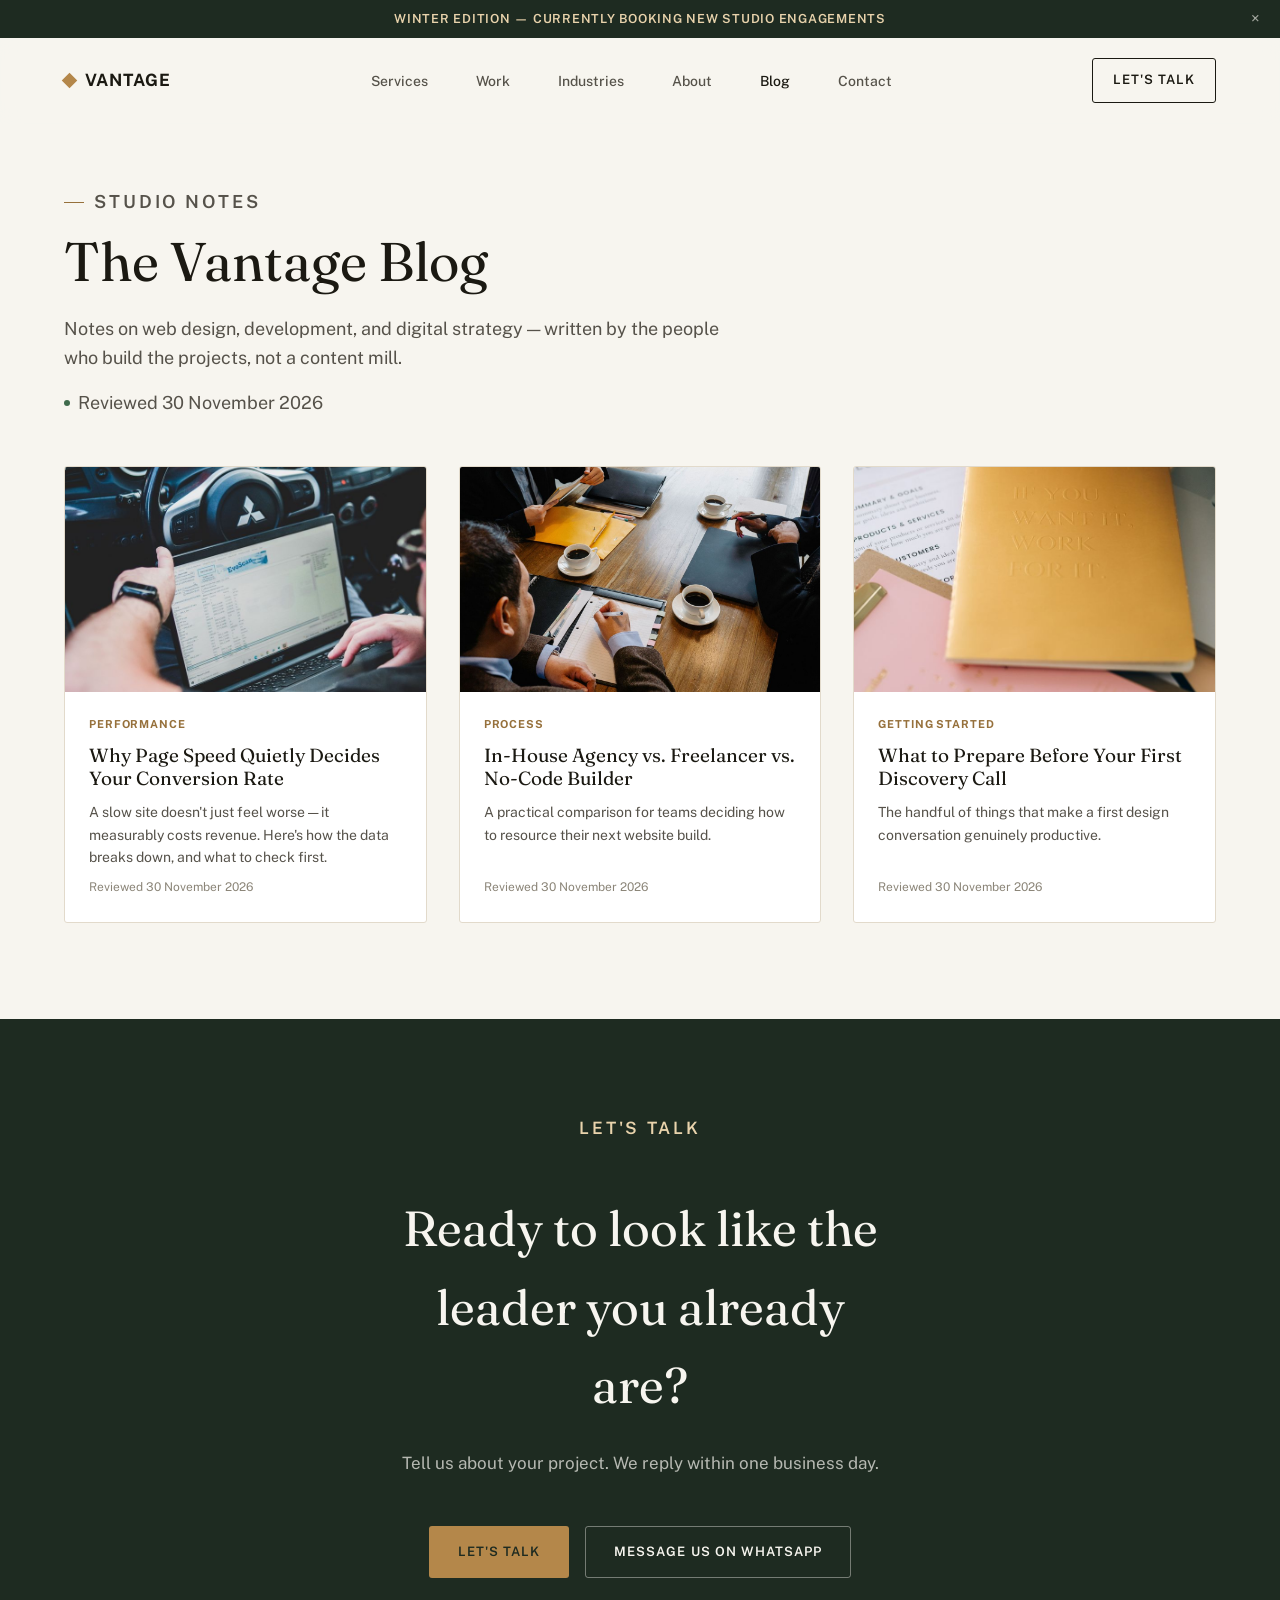
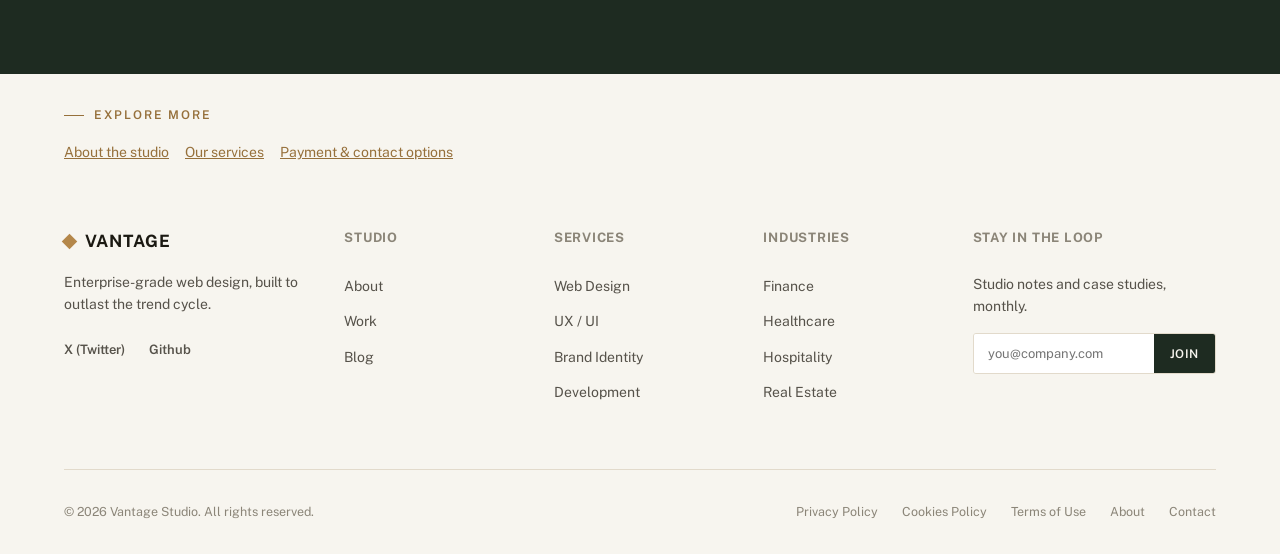
<file: blog.html>
<!DOCTYPE html>
<html lang="en">
<head>
<meta charset="UTF-8">
<meta name="viewport" content="width=device-width, initial-scale=1.0">
<title>Blog — Vantage Studio</title>
<meta name="description" content="Notes on web design, development, and digital strategy from the Vantage studio team — covering performance, process, and choosing the right build partner.">
<meta name="keywords" content="web design blog, website performance blog, digital agency insights">
<meta name="robots" content="index, follow">
<meta name="author" content="Vantage Studio">
<link rel="canonical" href="https://vantageweb.site/blog.html">
<link rel="alternate" hreflang="en" href="https://vantageweb.site/blog.html">
<link rel="alternate" hreflang="x-default" href="https://vantageweb.site/blog.html">
<link rel="sitemap" type="application/xml" href="/sitemap.xml">

<meta property="og:type" content="website">
<meta property="og:site_name" content="Vantage Studio">
<meta property="og:title" content="Blog — Vantage Studio">
<meta property="og:description" content="Notes on web design, development, and digital strategy from the Vantage studio team.">
<meta property="og:url" content="https://vantageweb.site/blog.html">
<meta property="og:image" content="images/blog-og.jpg">
<meta name="twitter:card" content="summary_large_image">
<meta name="twitter:title" content="Blog — Vantage Studio">
<meta name="twitter:description" content="Notes on web design, development, and digital strategy from the Vantage studio team.">
<meta name="twitter:image" content="images/blog-og.jpg">

<link rel="icon" type="image/svg+xml" href="data:image/svg+xml,%3Csvg xmlns='http://www.w3.org/2000/svg' viewBox='0 0 100 100'%3E%3Crect width='100' height='100' fill='%231E2B21'/%3E%3Crect x='30' y='30' width='40' height='40' fill='%23B4874A' transform='rotate(45 50 50)'/%3E%3C/svg%3E">

<link rel="preconnect" href="https://fonts.googleapis.com">
<link rel="preconnect" href="https://fonts.gstatic.com" crossorigin>
<link href="https://fonts.googleapis.com/css2?family=Fraunces:ital,opsz,wght@0,9..144,300;0,9..144,400;0,9..144,500;0,9..144,600;1,9..144,400;1,9..144,500&family=Public+Sans:wght@300;400;500;600;700&display=swap" rel="stylesheet">
<link rel="stylesheet" href="css/styles.css">

<script type="application/ld+json" data-schema>
{
  "@context": "https://schema.org",
  "@type": "Blog",
  "@id": "https://vantageweb.site/blog.html#blog",
  "url": "https://vantageweb.site/blog.html",
  "name": "Vantage Studio Blog",
  "isPartOf": { "@id": "https://vantageweb.site/#website" },
  "dateModified": "2026-07-13"
}
</script>
</head>
<body>

<div class="scroll-progress"></div>
<div class="season-banner"><span data-season-banner></span><button type="button" aria-label="Dismiss banner" data-dismiss-banner>&times;</button></div>

<nav class="nav" id="nav">
  <div class="wrap nav__inner">
    <a href="index.html" class="logo"><span class="logo__mark"></span>VANTAGE</a>
    <ul class="nav__links" id="navLinks">
      <li><a href="index.html#services">Services</a></li>
      <li><a href="index.html#work">Work</a></li>
      <li><a href="index.html#industries">Industries</a></li>
      <li><a href="about.html">About</a></li>
      <li><a href="blog.html" class="is-active">Blog</a></li>
      <li><a href="contact.html">Contact</a></li>
    </ul>
    <div class="nav__right">
      <a href="contact.html" class="btn btn--ghost" style="padding:11px 20px;" data-cta-rotate>Start a Project</a>
      <button class="nav__burger" id="burger" aria-label="Toggle menu"><span></span><span></span><span></span></button>
    </div>
  </div>
</nav>

<header class="page-head">
  <div class="wrap">
    <p class="eyebrow">Studio notes</p>
    <h1>The Vantage Blog</h1>
    <p>Notes on web design, development, and digital strategy — written by the people who build the projects, not a content mill.</p>
    <p class="freshness"><span class="freshness__dot"></span><span data-freshness></span></p>
  </div>
</header>

<section style="padding-top:0;">
  <div class="wrap">
    <div class="blog__grid reveal">
      <a class="blog-card" href="blog-post-example.html">
        <div class="blog-card__img"><img src="images/blog-post-speed.jpg" alt="Page speed and conversion rate" loading="lazy"></div>
        <div class="blog-card__body">
          <span class="blog-card__tag">Performance</span>
          <h3>Why Page Speed Quietly Decides Your Conversion Rate</h3>
          <p>A slow site doesn't just feel worse — it measurably costs revenue. Here's how the data breaks down, and what to check first.</p>
          <span class="blog-card__meta" data-freshness></span>
        </div>
      </a>
      <a class="blog-card" href="blog-post-agency-vs-freelancer.html">
        <div class="blog-card__img"><img src="images/blog-post-agency-vs-freelancer.jpg" alt="Choosing a web design partner" loading="lazy"></div>
        <div class="blog-card__body">
          <span class="blog-card__tag">Process</span>
          <h3>In-House Agency vs. Freelancer vs. No-Code Builder</h3>
          <p>A practical comparison for teams deciding how to resource their next website build.</p>
          <span class="blog-card__meta" data-freshness></span>
        </div>
      </a>
      <a class="blog-card" href="blog-post-discovery-call.html">
        <div class="blog-card__img"><img src="images/blog-post-discovery-call.jpg" alt="Preparing for a discovery call" loading="lazy"></div>
        <div class="blog-card__body">
          <span class="blog-card__tag">Getting Started</span>
          <h3>What to Prepare Before Your First Discovery Call</h3>
          <p>The handful of things that make a first design conversation genuinely productive.</p>
          <span class="blog-card__meta" data-freshness></span>
        </div>
      </a>
    </div>
  </div>
</section>

<section class="cta">
  <div class="wrap">
    <div class="reveal">
      <p class="eyebrow eyebrow--center" style="color: var(--champagne-soft);">Let's talk</p>
      <h2>Ready to look like the leader you already are?</h2>
      <p>Tell us about your project. We reply within one business day.</p>
      <div class="cta__ctas">
        <a href="contact.html" class="btn btn--gold" data-cta-rotate>Start a Project</a>
        <a href="https://wa.me/2349018014530" class="btn btn--outline-light" target="_blank" rel="noopener">Message Us on WhatsApp</a>
      </div>
    </div>
  </div>
</section>

<div id="dynamic-internal-links" class="wrap" style="padding-block: var(--sp-4) 0;">
  <p class="eyebrow" style="margin-bottom:16px;">Explore more</p>
  <div style="display:flex; gap:16px; flex-wrap:wrap; font-size:14px;">
    <a href="about.html" style="color:var(--champagne-deep); text-decoration:underline;">About the studio</a>
    <a href="index.html#services" style="color:var(--champagne-deep); text-decoration:underline;">Our services</a>
    <a href="contact.html" style="color:var(--champagne-deep); text-decoration:underline;">Payment &amp; contact options</a>
  </div>
</div>

<footer>
  <div class="wrap">
    <div class="footer__top">
      <div class="footer__brand">
        <a href="index.html" class="logo"><span class="logo__mark"></span>VANTAGE</a>
        <p>Enterprise-grade web design, built to outlast the trend cycle.</p>
        <div class="footer__social">
          <a href="https://x.com/vantagestudio" target="_blank" rel="noopener">X (Twitter)</a>
          <a href="https://github.com/vantagestudio" target="_blank" rel="noopener">Github</a>
        </div>
      </div>
      <div class="footer__col"><h4>Studio</h4><ul><li><a href="about.html">About</a></li><li><a href="index.html#work">Work</a></li><li><a href="blog.html">Blog</a></li></ul></div>
      <div class="footer__col"><h4>Services</h4><ul><li><a href="index.html#services">Web Design</a></li><li><a href="index.html#services">UX / UI</a></li><li><a href="index.html#services">Brand Identity</a></li><li><a href="index.html#services">Development</a></li></ul></div>
      <div class="footer__col"><h4>Industries</h4><ul><li><a href="index.html#industries">Finance</a></li><li><a href="index.html#industries">Healthcare</a></li><li><a href="index.html#industries">Hospitality</a></li><li><a href="index.html#industries">Real Estate</a></li></ul></div>
      <div class="footer__col footer__news">
        <h4>Stay in the loop</h4>
        <p style="font-size:14px; color:var(--stone);">Studio notes and case studies, monthly.</p>
        <form>
          <input type="email" placeholder="you@company.com" required>
          <button type="submit">Join</button>
        </form>
      </div>
    </div>
    <div class="footer__bottom">
      <p>&copy; <span data-year></span> Vantage Studio. All rights reserved.</p>
      <div class="footer__legal">
        <a href="privacy-policy.html">Privacy Policy</a>
        <a href="cookies-policy.html">Cookies Policy</a>
        <a href="terms-of-use.html">Terms of Use</a>
        <a href="about.html">About</a>
        <a href="contact.html">Contact</a>
      </div>
    </div>
  </div>
</footer>

<div id="toast-container"></div>
<script defer src="js/main.js"></script>
</body>
</html>
</file>
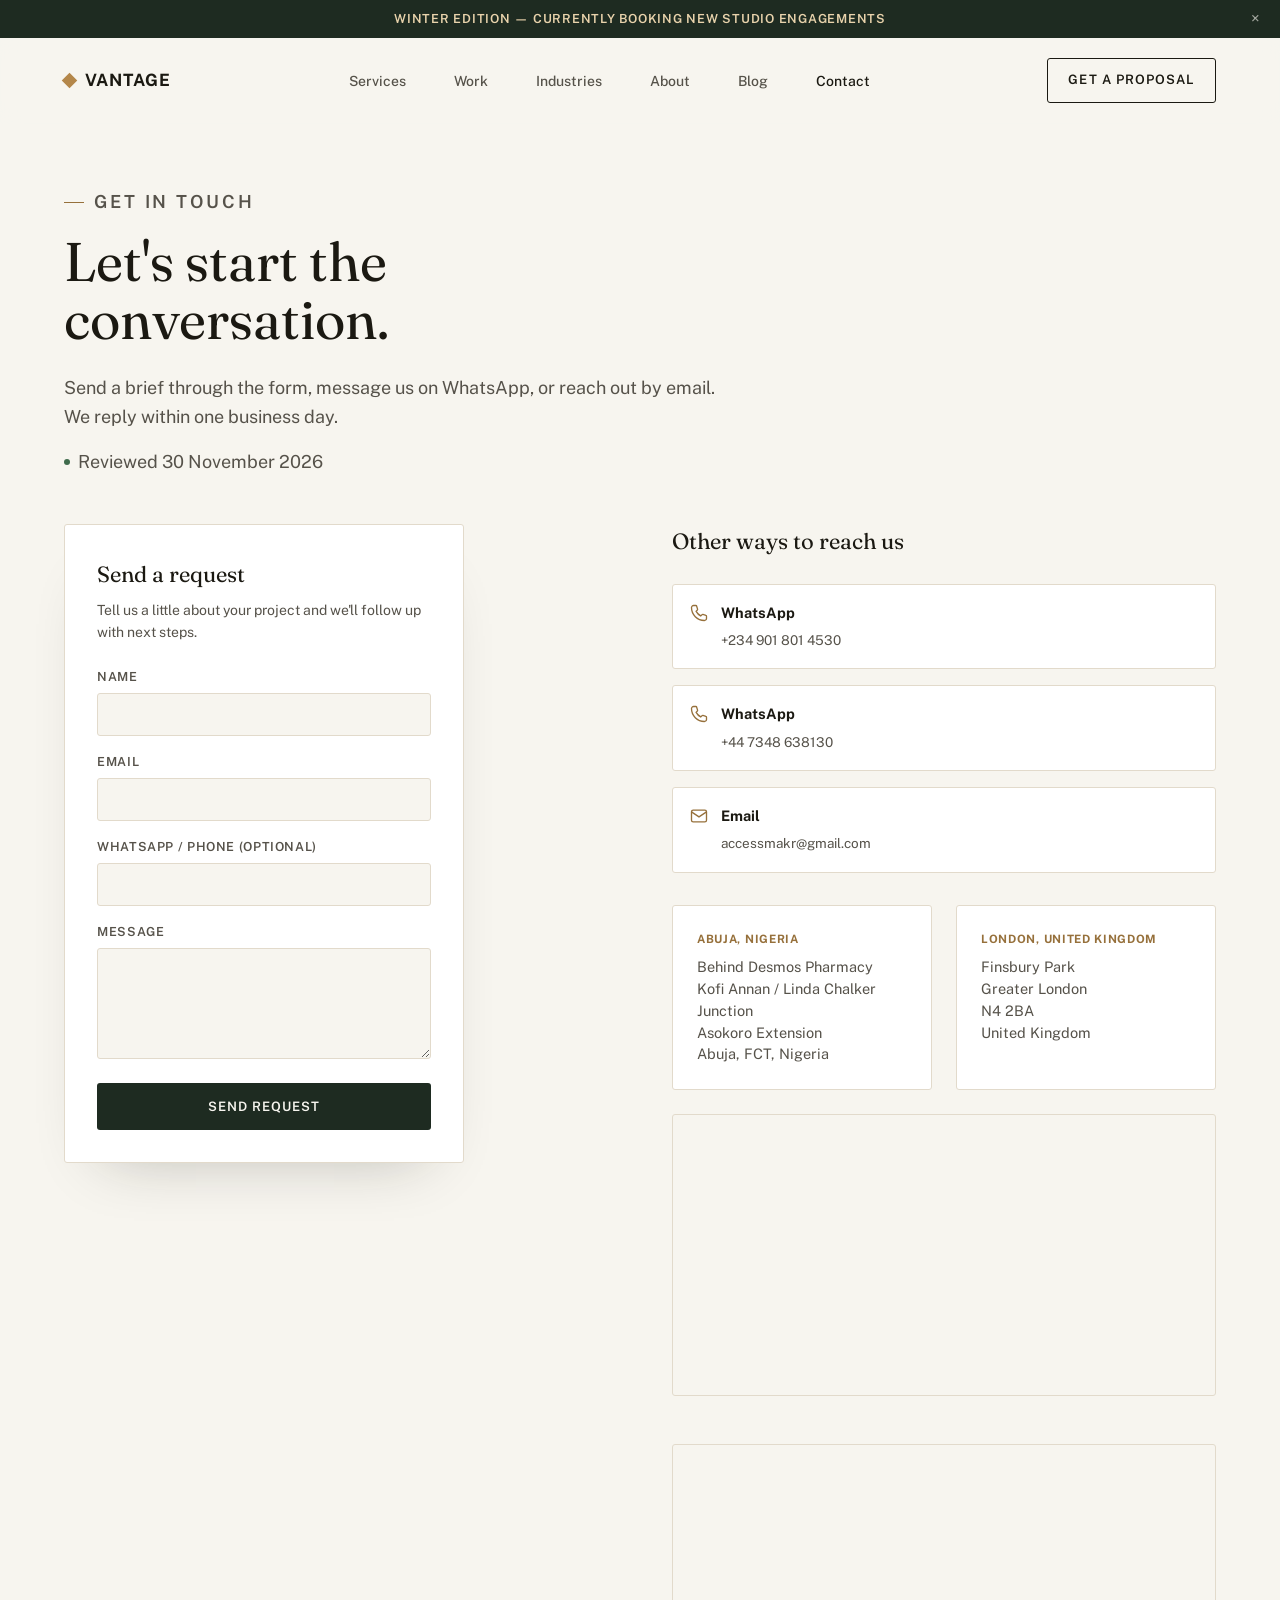
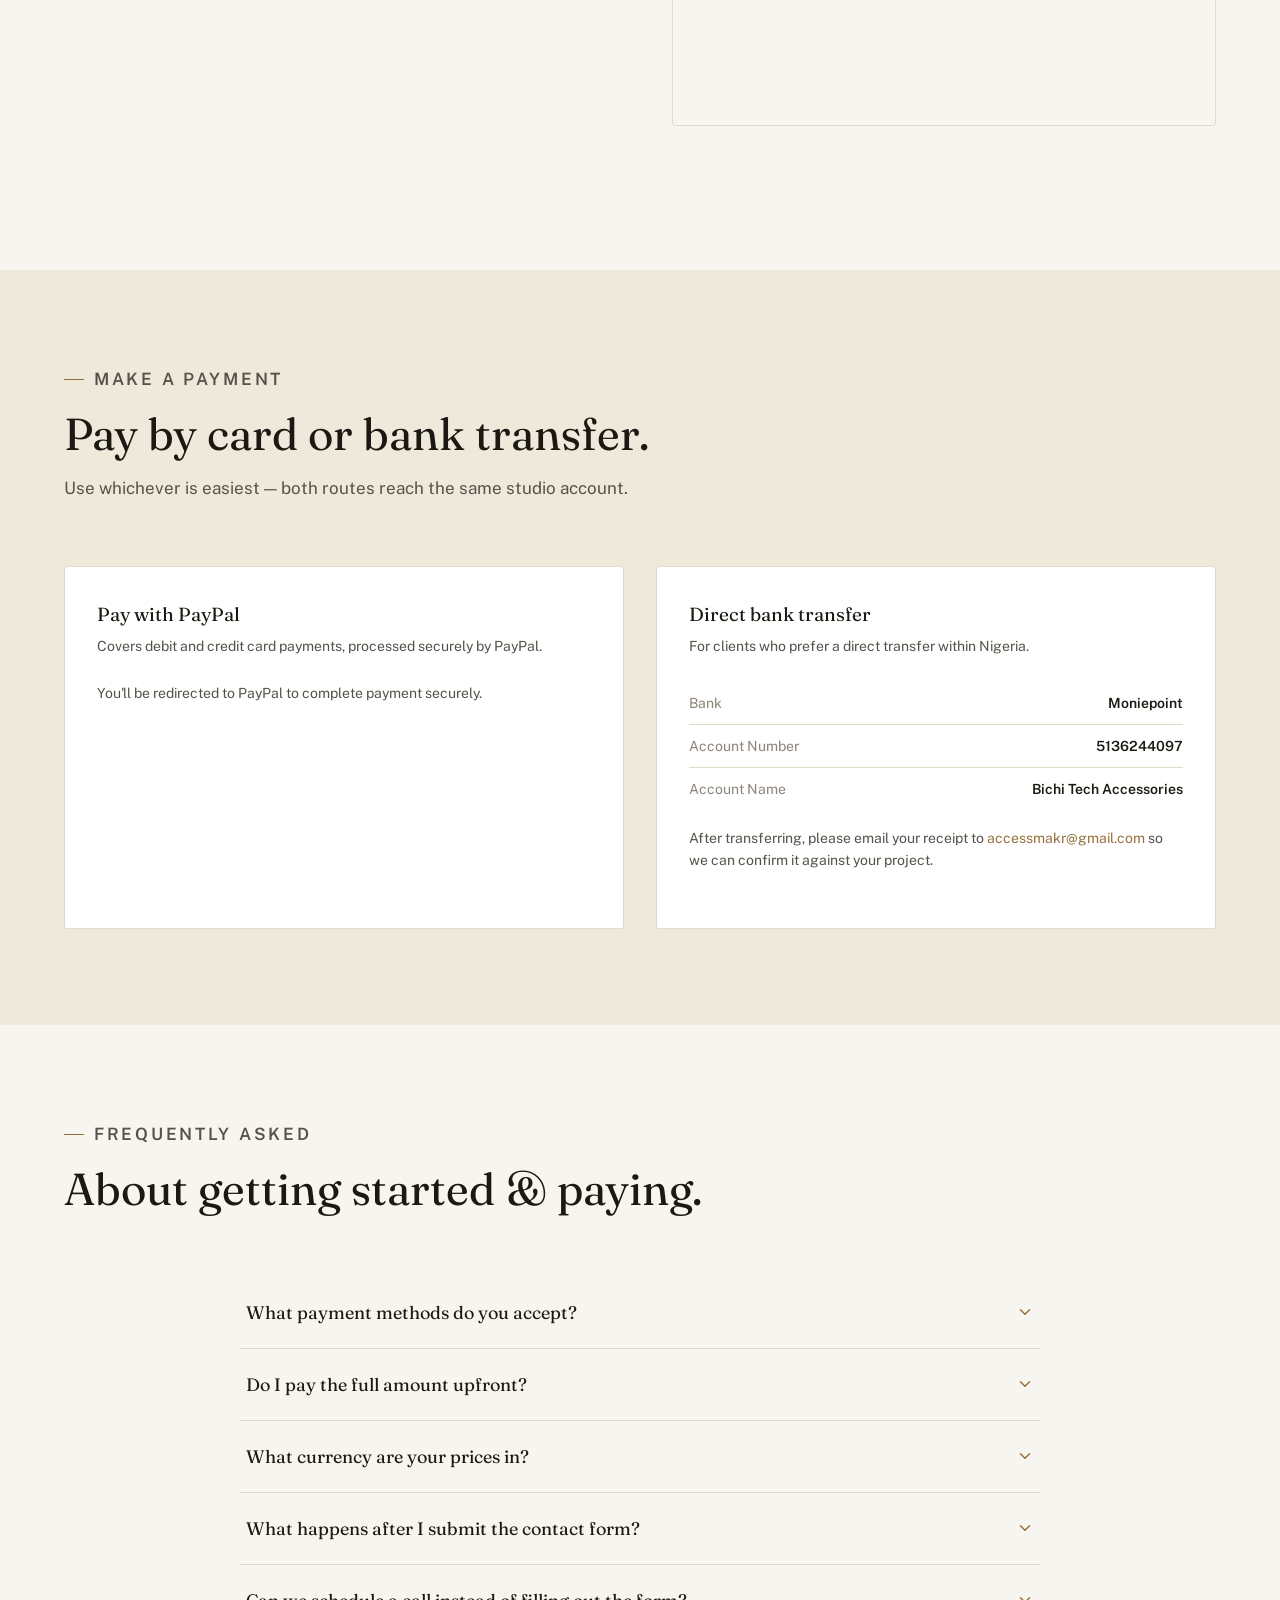
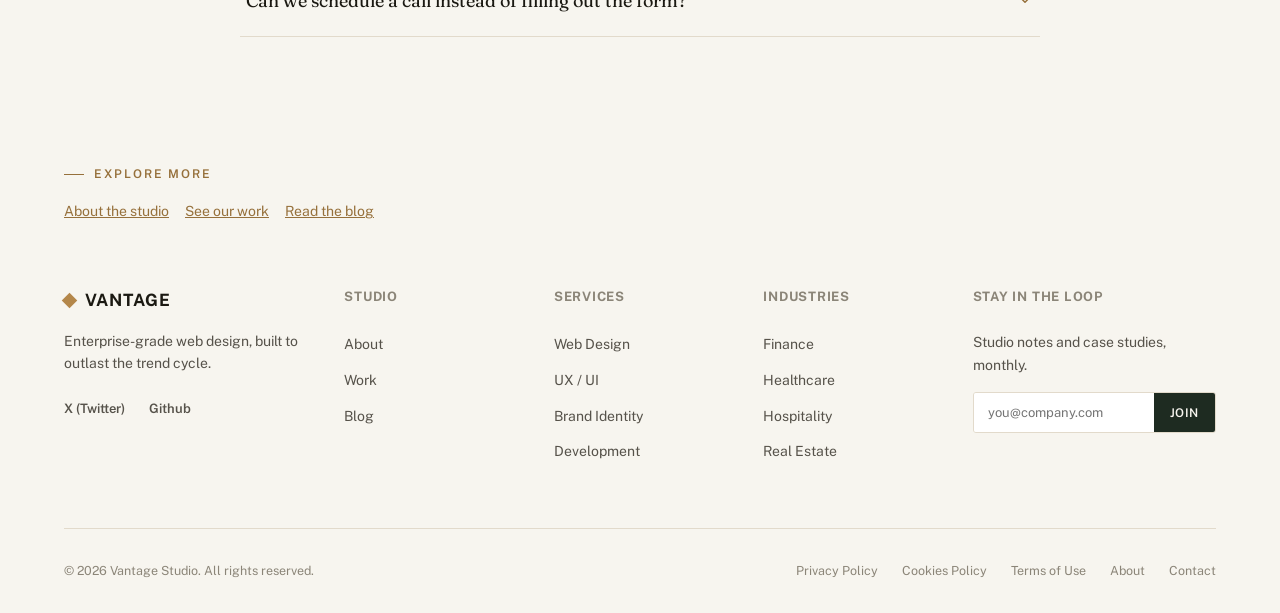
<file: contact.html>
<!DOCTYPE html>
<html lang="en">
<head>
<meta charset="UTF-8">
<meta name="viewport" content="width=device-width, initial-scale=1.0">
<title>Contact Vantage Studio — Start a Project or Make a Payment</title>
<meta name="description" content="Get in touch with Vantage Studio via the contact form, WhatsApp, or email. Studio locations in Abuja, Nigeria and Finsbury Park, London. Pay by PayPal or bank transfer.">
<meta name="keywords" content="contact web design agency, vantage studio contact, web design agency Abuja, web design agency London">
<meta name="robots" content="index, follow">
<meta name="author" content="Vantage Studio">
<link rel="canonical" href="https://vantageweb.site/contact.html">
<link rel="alternate" hreflang="en" href="https://vantageweb.site/contact.html">
<link rel="alternate" hreflang="x-default" href="https://vantageweb.site/contact.html">
<link rel="sitemap" type="application/xml" href="/sitemap.xml">

<meta property="og:type" content="website">
<meta property="og:site_name" content="Vantage Studio">
<meta property="og:title" content="Contact Vantage Studio">
<meta property="og:description" content="Start a project or make a payment — studio locations in Abuja and London.">
<meta property="og:url" content="https://vantageweb.site/contact.html">
<meta property="og:image" content="images/contact-og.jpg">
<meta name="twitter:card" content="summary_large_image">
<meta name="twitter:title" content="Contact Vantage Studio">
<meta name="twitter:description" content="Start a project or make a payment — studio locations in Abuja and London.">
<meta name="twitter:image" content="images/contact-og.jpg">

<meta name="geo.placename" content="Abuja, Nigeria">
<meta name="geo.position" content="9.0333;7.5236">
<meta name="ICBM" content="9.0333, 7.5236">

<link rel="icon" type="image/svg+xml" href="data:image/svg+xml,%3Csvg xmlns='http://www.w3.org/2000/svg' viewBox='0 0 100 100'%3E%3Crect width='100' height='100' fill='%231E2B21'/%3E%3Crect x='30' y='30' width='40' height='40' fill='%23B4874A' transform='rotate(45 50 50)'/%3E%3C/svg%3E">

<link rel="preconnect" href="https://fonts.googleapis.com">
<link rel="preconnect" href="https://fonts.gstatic.com" crossorigin>
<link href="https://fonts.googleapis.com/css2?family=Fraunces:ital,opsz,wght@0,9..144,300;0,9..144,400;0,9..144,500;0,9..144,600;1,9..144,400;1,9..144,500&family=Public+Sans:wght@300;400;500;600;700&display=swap" rel="stylesheet">
<link rel="stylesheet" href="css/styles.css">

<script type="application/ld+json" data-schema>
{
  "@context": "https://schema.org",
  "@type": "ContactPage",
  "@id": "https://vantageweb.site/contact.html#page",
  "url": "https://vantageweb.site/contact.html",
  "name": "Contact Vantage Studio",
  "isPartOf": { "@id": "https://vantageweb.site/#website" },
  "dateModified": "2026-07-13"
}
</script>
</head>
<body>

<div class="scroll-progress"></div>
<div class="season-banner"><span data-season-banner></span><button type="button" aria-label="Dismiss banner" data-dismiss-banner>&times;</button></div>

<nav class="nav" id="nav">
  <div class="wrap nav__inner">
    <a href="index.html" class="logo"><span class="logo__mark"></span>VANTAGE</a>
    <ul class="nav__links" id="navLinks">
      <li><a href="index.html#services">Services</a></li>
      <li><a href="index.html#work">Work</a></li>
      <li><a href="index.html#industries">Industries</a></li>
      <li><a href="about.html">About</a></li>
      <li><a href="blog.html">Blog</a></li>
      <li><a href="contact.html" class="is-active">Contact</a></li>
    </ul>
    <div class="nav__right">
      <a href="contact.html" class="btn btn--ghost" style="padding:11px 20px;" data-cta-rotate>Start a Project</a>
      <button class="nav__burger" id="burger" aria-label="Toggle menu"><span></span><span></span><span></span></button>
    </div>
  </div>
</nav>

<header class="page-head">
  <div class="wrap">
    <p class="eyebrow">Get in touch</p>
    <h1>Let's start the conversation.</h1>
    <p>Send a brief through the form, message us on WhatsApp, or reach out by email. We reply within one business day.</p>
    <p class="freshness"><span class="freshness__dot"></span><span data-freshness></span></p>
  </div>
</header>

<section style="padding-top:0;">
  <div class="wrap">
    <div class="contact-grid">

      <div class="contact-form reveal">
        <h2>Send a request</h2>
        <p>Tell us a little about your project and we'll follow up with next steps.</p>
        <form id="contact-form" name="Request And Contact">
          <div class="field field--hp">
            <label for="bot-field">Leave this field empty</label>
            <input type="text" id="bot-field" name="bot-field" tabindex="-1" autocomplete="off">
          </div>
          <div class="field">
            <label for="name">Name</label>
            <input type="text" id="name" name="name" required autocomplete="name">
          </div>
          <div class="field">
            <label for="email">Email</label>
            <input type="email" id="email" name="email" required autocomplete="email">
          </div>
          <div class="field">
            <label for="whatsapp">WhatsApp / Phone (optional)</label>
            <input type="tel" id="whatsapp" name="whatsapp" autocomplete="tel">
          </div>
          <div class="field">
            <label for="message">Message</label>
            <textarea id="message" name="message" rows="5" required></textarea>
          </div>
          <button type="submit" class="btn btn--primary btn--block">Send Request</button>
          <p class="form-status"></p>
        </form>
      </div>

      <div class="contact-info reveal">
        <h2>Other ways to reach us</h2>
        <div class="contact-channels">
          <div class="contact-channel">
            <svg viewBox="0 0 24 24"><path d="M3 5.5A2.5 2.5 0 0 1 5.5 3h2.7c.4 0 .8.3.9.7l1.2 3.6c.1.4 0 .8-.3 1.1L8.6 10a13 13 0 0 0 5.4 5.4l1.6-1.4c.3-.3.7-.4 1.1-.3l3.6 1.2c.4.1.7.5.7.9v2.7A2.5 2.5 0 0 1 18.5 21 15.5 15.5 0 0 1 3 5.5Z"/></svg>
            <div><b>WhatsApp</b><a href="https://wa.me/2349018014530" target="_blank" rel="noopener">+234 901 801 4530</a></div>
          </div>
          <div class="contact-channel">
            <svg viewBox="0 0 24 24"><path d="M3 5.5A2.5 2.5 0 0 1 5.5 3h2.7c.4 0 .8.3.9.7l1.2 3.6c.1.4 0 .8-.3 1.1L8.6 10a13 13 0 0 0 5.4 5.4l1.6-1.4c.3-.3.7-.4 1.1-.3l3.6 1.2c.4.1.7.5.7.9v2.7A2.5 2.5 0 0 1 18.5 21 15.5 15.5 0 0 1 3 5.5Z"/></svg>
            <div><b>WhatsApp</b><a href="https://wa.me/447348638130" target="_blank" rel="noopener">+44 7348 638130</a></div>
          </div>
          <div class="contact-channel">
            <svg viewBox="0 0 24 24"><rect x="3" y="5" width="18" height="14" rx="2"/><path d="M3 7l9 6 9-6"/></svg>
            <div><b>Email</b><a href="mailto:accessmakr@gmail.com">accessmakr@gmail.com</a></div>
          </div>
        </div>

        <div class="address-block">
          <div class="address-card">
            <span>Abuja, Nigeria</span>
            <p>Behind Desmos Pharmacy<br>Kofi Annan / Linda Chalker Junction<br>Asokoro Extension<br>Abuja, FCT, Nigeria</p>
          </div>
          <div class="address-card">
            <span>London, United Kingdom</span>
            <p>Finsbury Park<br>Greater London<br>N4 2BA<br>United Kingdom</p>
          </div>
        </div>

        <div class="map-embed">
          <iframe src="https://www.google.com/maps?q=Asokoro+Extension%2C+Abuja%2C+Nigeria&output=embed" title="Map of Vantage Studio, Abuja" loading="lazy" referrerpolicy="no-referrer-when-downgrade"></iframe>
        </div>
        <div class="map-embed">
          <iframe src="https://www.google.com/maps?q=Finsbury+Park%2C+London+N4+2BA%2C+United+Kingdom&output=embed" title="Map of Vantage Studio, London" loading="lazy" referrerpolicy="no-referrer-when-downgrade"></iframe>
        </div>
      </div>

    </div>
  </div>
</section>

<section class="payments" id="payments">
  <div class="wrap">
    <div class="sec-head reveal">
      <p class="eyebrow">Make a payment</p>
      <h2>Pay by card or bank transfer.</h2>
      <p>Use whichever is easiest — both routes reach the same studio account.</p>
    </div>
    <div class="payments__grid reveal">
      <div class="pay-card">
        <h3>Pay with PayPal</h3>
        <p>Covers debit and credit card payments, processed securely by PayPal.</p>
        <div id="paypal-container-C6UDDD4SF6T9W"></div>
        <p class="pay-card__note">You'll be redirected to PayPal to complete payment securely.</p>
      </div>
      <div class="pay-card">
        <h3>Direct bank transfer</h3>
        <p>For clients who prefer a direct transfer within Nigeria.</p>
        <div class="pay-card__row"><span>Bank</span><span>Moniepoint</span></div>
        <div class="pay-card__row"><span>Account Number</span><span>5136244097</span></div>
        <div class="pay-card__row"><span>Account Name</span><span>Bichi Tech Accessories</span></div>
        <p class="pay-card__note">After transferring, please email your receipt to <a href="mailto:accessmakr@gmail.com" style="color:var(--champagne-deep);">accessmakr@gmail.com</a> so we can confirm it against your project.</p>
      </div>
    </div>
  </div>
</section>

<section>
  <div class="wrap">
    <div class="sec-head reveal"><p class="eyebrow">Frequently asked</p><h2>About getting started &amp; paying.</h2></div>
    <div class="faq reveal">
      <div class="faq-item"><button class="faq-item__q">What payment methods do you accept?<svg class="faq-item__chevron" viewBox="0 0 24 24" stroke-linecap="round" stroke-linejoin="round"><path d="M6 9l6 6 6-6"/></svg></button><div class="faq-item__a"><p>PayPal (debit or credit card) or a direct bank transfer via Moniepoint for clients paying within Nigeria.</p></div></div>
      <div class="faq-item"><button class="faq-item__q">Do I pay the full amount upfront?<svg class="faq-item__chevron" viewBox="0 0 24 24" stroke-linecap="round" stroke-linejoin="round"><path d="M6 9l6 6 6-6"/></svg></button><div class="faq-item__a"><p>Most engagements are split into a deposit to begin work and a balance on or before delivery — exact terms are confirmed in your proposal before any payment is due.</p></div></div>
      <div class="faq-item"><button class="faq-item__q">What currency are your prices in?<svg class="faq-item__chevron" viewBox="0 0 24 24" stroke-linecap="round" stroke-linejoin="round"><path d="M6 9l6 6 6-6"/></svg></button><div class="faq-item__a"><p>Proposals are typically quoted in USD, with the Moniepoint bank transfer option available in Naira on request.</p></div></div>
      <div class="faq-item"><button class="faq-item__q">What happens after I submit the contact form?<svg class="faq-item__chevron" viewBox="0 0 24 24" stroke-linecap="round" stroke-linejoin="round"><path d="M6 9l6 6 6-6"/></svg></button><div class="faq-item__a"><p>You'll get a confirmation on screen, and a member of the team will follow up by email or WhatsApp within one business day.</p></div></div>
      <div class="faq-item"><button class="faq-item__q">Can we schedule a call instead of filling out the form?<svg class="faq-item__chevron" viewBox="0 0 24 24" stroke-linecap="round" stroke-linejoin="round"><path d="M6 9l6 6 6-6"/></svg></button><div class="faq-item__a"><p>Yes — message us on WhatsApp and we'll find a time that works across time zones.</p></div></div>
    </div>
  </div>
</section>

<div id="dynamic-internal-links" class="wrap" style="padding-block: var(--sp-4) 0;">
  <p class="eyebrow" style="margin-bottom:16px;">Explore more</p>
  <div style="display:flex; gap:16px; flex-wrap:wrap; font-size:14px;">
    <a href="about.html" style="color:var(--champagne-deep); text-decoration:underline;">About the studio</a>
    <a href="index.html#work" style="color:var(--champagne-deep); text-decoration:underline;">See our work</a>
    <a href="blog.html" style="color:var(--champagne-deep); text-decoration:underline;">Read the blog</a>
  </div>
</div>

<footer>
  <div class="wrap">
    <div class="footer__top">
      <div class="footer__brand">
        <a href="index.html" class="logo"><span class="logo__mark"></span>VANTAGE</a>
        <p>Enterprise-grade web design, built to outlast the trend cycle.</p>
        <div class="footer__social">
          <a href="https://x.com/vantagestudio" target="_blank" rel="noopener">X (Twitter)</a>
          <a href="https://github.com/vantagestudio" target="_blank" rel="noopener">Github</a>
        </div>
      </div>
      <div class="footer__col"><h4>Studio</h4><ul><li><a href="about.html">About</a></li><li><a href="index.html#work">Work</a></li><li><a href="blog.html">Blog</a></li></ul></div>
      <div class="footer__col"><h4>Services</h4><ul><li><a href="index.html#services">Web Design</a></li><li><a href="index.html#services">UX / UI</a></li><li><a href="index.html#services">Brand Identity</a></li><li><a href="index.html#services">Development</a></li></ul></div>
      <div class="footer__col"><h4>Industries</h4><ul><li><a href="index.html#industries">Finance</a></li><li><a href="index.html#industries">Healthcare</a></li><li><a href="index.html#industries">Hospitality</a></li><li><a href="index.html#industries">Real Estate</a></li></ul></div>
      <div class="footer__col footer__news">
        <h4>Stay in the loop</h4>
        <p style="font-size:14px; color:var(--stone);">Studio notes and case studies, monthly.</p>
        <form>
          <input type="email" placeholder="you@company.com" required>
          <button type="submit">Join</button>
        </form>
      </div>
    </div>
    <div class="footer__bottom">
      <p>&copy; <span data-year></span> Vantage Studio. All rights reserved.</p>
      <div class="footer__legal">
        <a href="privacy-policy.html">Privacy Policy</a>
        <a href="cookies-policy.html">Cookies Policy</a>
        <a href="terms-of-use.html">Terms of Use</a>
        <a href="about.html">About</a>
        <a href="contact.html">Contact</a>
      </div>
    </div>
  </div>
</footer>

<div id="toast-container"></div>
<script defer src="js/main.js"></script>

<!-- PayPal hosted button — Part 1 (SDK), loaded once on this page only -->
<script src="https://www.paypal.com/sdk/js?client-id=BAATIuzva1Xp_8bvZlj3a-JmJozgGefeFDwZpXNxg21HTscpWyV0VDxYtg4lIKqLPNlRmqAQ4vRohQemn0&components=hosted-buttons&disable-funding=venmo&currency=USD"></script>
<!-- PayPal hosted button — Part 2 (renders into the container above) -->
<script>
  if (window.paypal) {
    paypal.HostedButtons({
      hostedButtonId: "C6UDDD4SF6T9W",
    }).render("#paypal-container-C6UDDD4SF6T9W");
  }
</script>
</body>
</html>
</file>
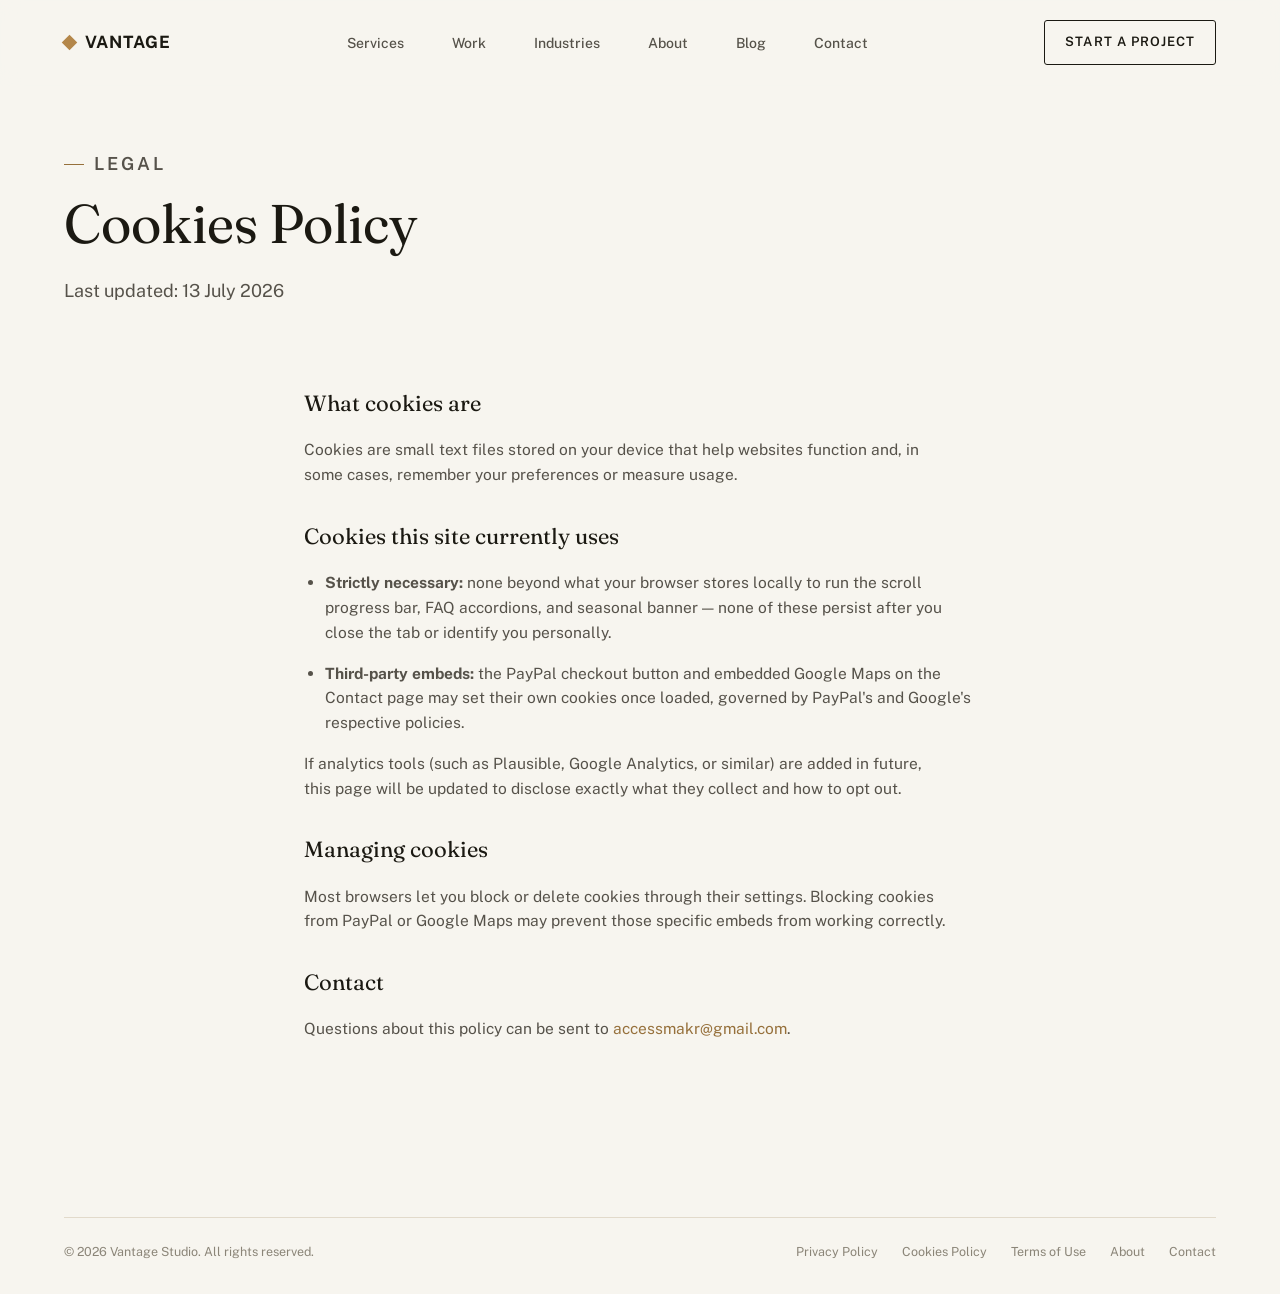
<file: cookies-policy.html>
<!DOCTYPE html>
<html lang="en">
<head>
<meta charset="UTF-8">
<meta name="viewport" content="width=device-width, initial-scale=1.0">
<title>Cookies Policy — Vantage Studio</title>
<meta name="description" content="How vantageweb.site uses cookies and similar technologies.">
<meta name="robots" content="index, follow">
<meta name="author" content="Vantage Studio">
<link rel="canonical" href="https://vantageweb.site/cookies-policy.html">
<link rel="sitemap" type="application/xml" href="/sitemap.xml">
<link rel="icon" type="image/svg+xml" href="data:image/svg+xml,%3Csvg xmlns='http://www.w3.org/2000/svg' viewBox='0 0 100 100'%3E%3Crect width='100' height='100' fill='%231E2B21'/%3E%3Crect x='30' y='30' width='40' height='40' fill='%23B4874A' transform='rotate(45 50 50)'/%3E%3C/svg%3E">
<link rel="preconnect" href="https://fonts.googleapis.com">
<link rel="preconnect" href="https://fonts.gstatic.com" crossorigin>
<link href="https://fonts.googleapis.com/css2?family=Fraunces:ital,opsz,wght@0,9..144,300;0,9..144,400;0,9..144,500;0,9..144,600;1,9..144,400;1,9..144,500&family=Public+Sans:wght@300;400;500;600;700&display=swap" rel="stylesheet">
<link rel="stylesheet" href="css/styles.css">
</head>
<body>

<div class="scroll-progress"></div>

<nav class="nav" id="nav">
  <div class="wrap nav__inner">
    <a href="index.html" class="logo"><span class="logo__mark"></span>VANTAGE</a>
    <ul class="nav__links" id="navLinks">
      <li><a href="index.html#services">Services</a></li>
      <li><a href="index.html#work">Work</a></li>
      <li><a href="index.html#industries">Industries</a></li>
      <li><a href="about.html">About</a></li>
      <li><a href="blog.html">Blog</a></li>
      <li><a href="contact.html">Contact</a></li>
    </ul>
    <div class="nav__right">
      <a href="contact.html" class="btn btn--ghost" style="padding:11px 20px;">Start a Project</a>
      <button class="nav__burger" id="burger" aria-label="Toggle menu"><span></span><span></span><span></span></button>
    </div>
  </div>
</nav>

<header class="page-head">
  <div class="wrap">
    <p class="eyebrow">Legal</p>
    <h1>Cookies Policy</h1>
    <p>Last updated: 13 July 2026</p>
  </div>
</header>

<section class="legal-body" style="padding-top:0;">
  <div class="wrap wrap--narrow">
    <!-- DEV NOTE (not visible to visitors): this is a general-purpose template, not legal advice.
         Update it to match whichever analytics/marketing tools you actually enable, and have it
         reviewed by a qualified lawyer before relying on it. -->

    <h2>What cookies are</h2>
    <p>Cookies are small text files stored on your device that help websites function and, in some cases, remember your preferences or measure usage.</p>

    <h2>Cookies this site currently uses</h2>
    <ul>
      <li><strong>Strictly necessary:</strong> none beyond what your browser stores locally to run the scroll progress bar, FAQ accordions, and seasonal banner — none of these persist after you close the tab or identify you personally.</li>
      <li><strong>Third-party embeds:</strong> the PayPal checkout button and embedded Google Maps on the Contact page may set their own cookies once loaded, governed by PayPal's and Google's respective policies.</li>
    </ul>
    <p>If analytics tools (such as Plausible, Google Analytics, or similar) are added in future, this page will be updated to disclose exactly what they collect and how to opt out.</p>

    <h2>Managing cookies</h2>
    <p>Most browsers let you block or delete cookies through their settings. Blocking cookies from PayPal or Google Maps may prevent those specific embeds from working correctly.</p>

    <h2>Contact</h2>
    <p>Questions about this policy can be sent to <a href="mailto:accessmakr@gmail.com" style="color:var(--champagne-deep);">accessmakr@gmail.com</a>.</p>
  </div>
</section>

<footer>
  <div class="wrap">
    <div class="footer__bottom" style="border-top:1px solid var(--line); padding-top: var(--sp-3);">
      <p>&copy; <span data-year></span> Vantage Studio. All rights reserved.</p>
      <div class="footer__legal">
        <a href="privacy-policy.html">Privacy Policy</a>
        <a href="cookies-policy.html">Cookies Policy</a>
        <a href="terms-of-use.html">Terms of Use</a>
        <a href="about.html">About</a>
        <a href="contact.html">Contact</a>
      </div>
    </div>
  </div>
</footer>

<div id="toast-container"></div>
<script defer src="js/main.js"></script>
</body>
</html>
</file>
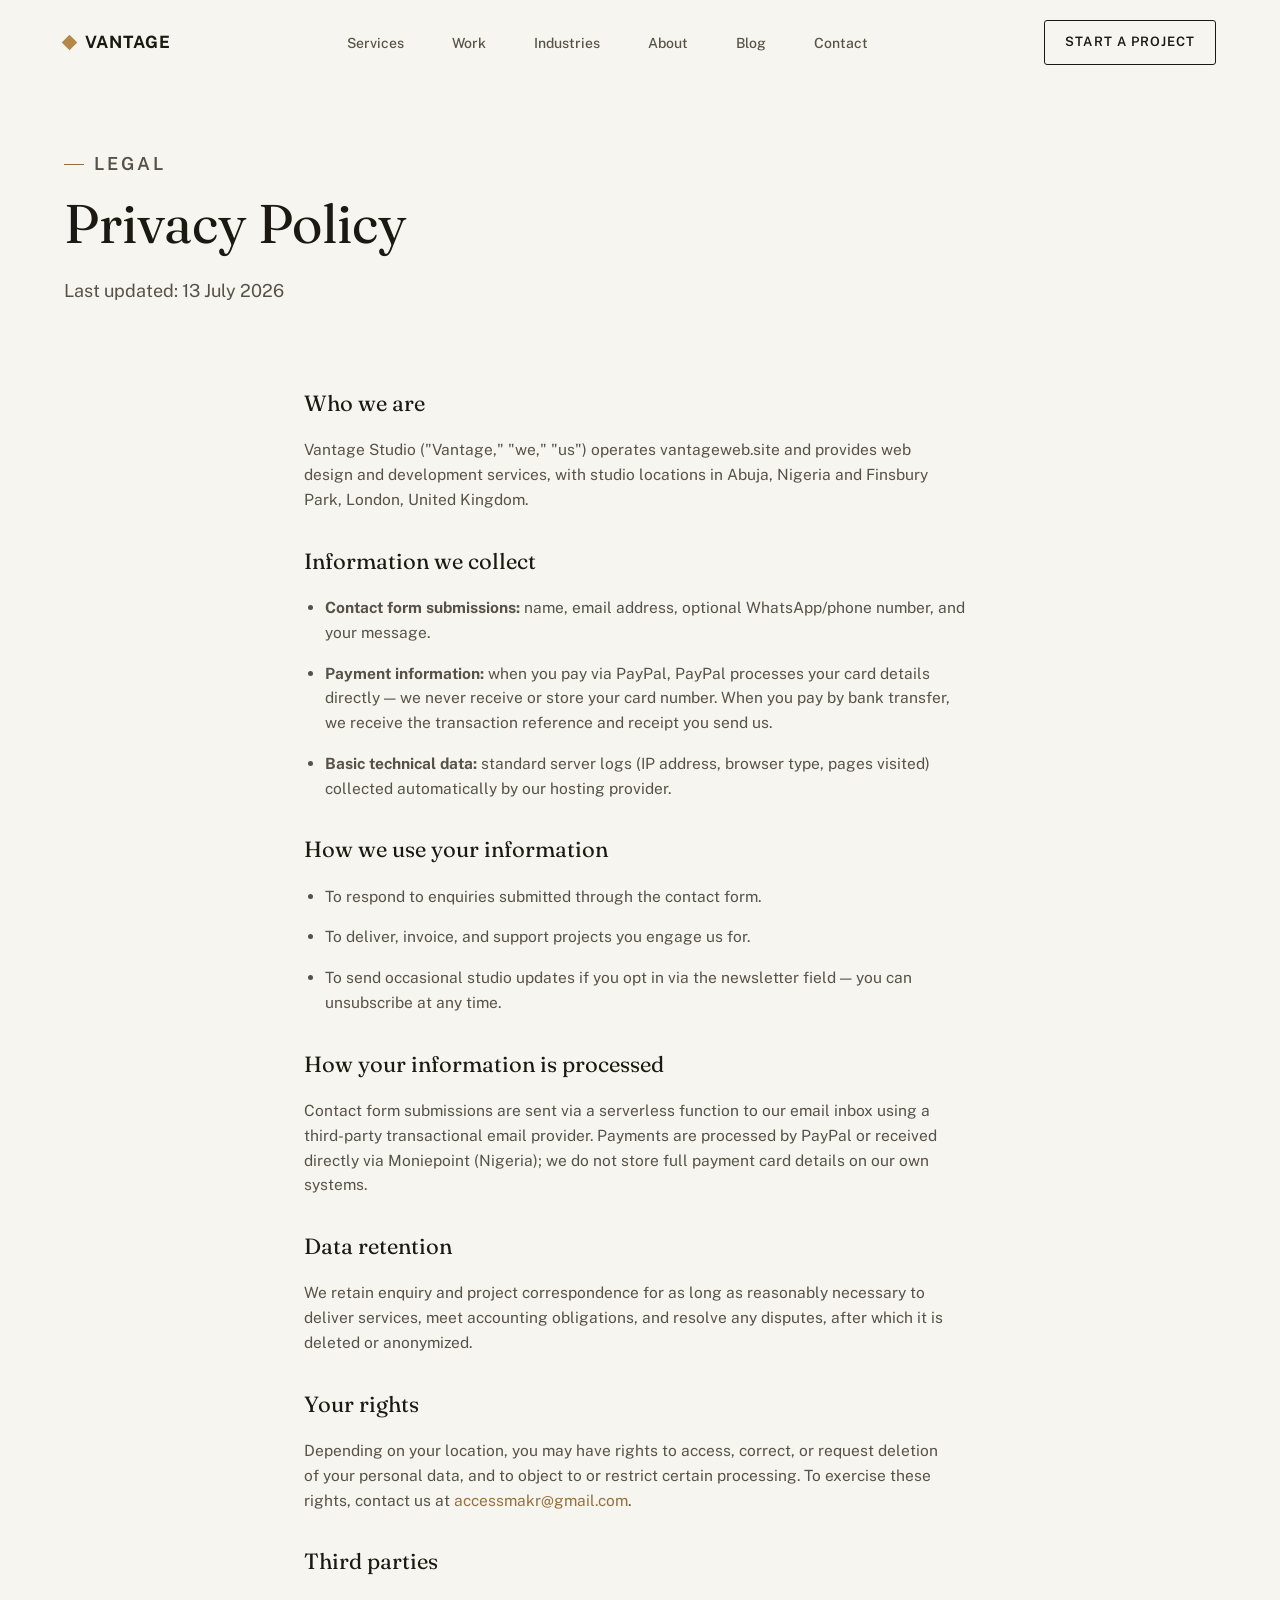
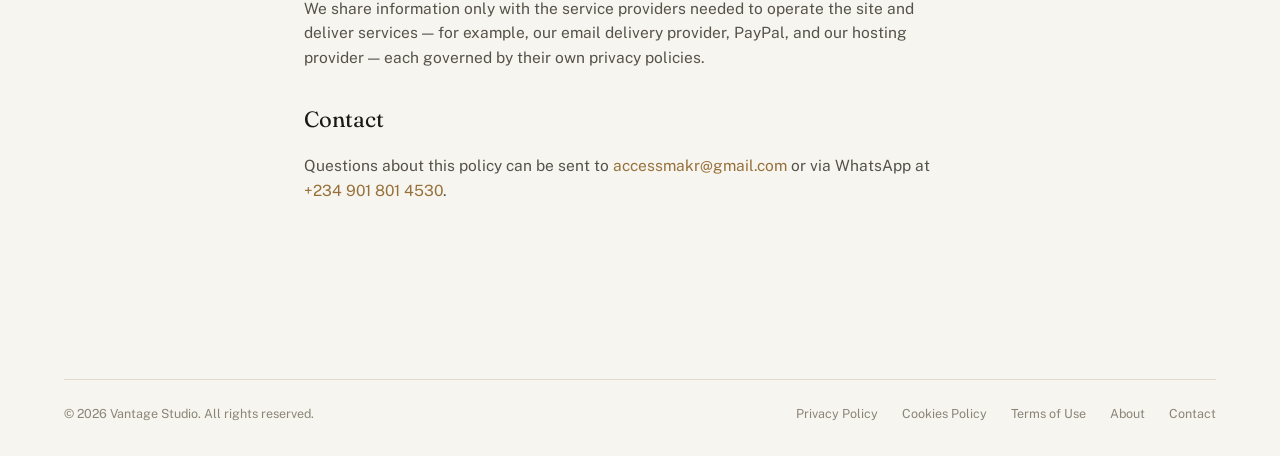
<file: privacy-policy.html>
<!DOCTYPE html>
<html lang="en">
<head>
<meta charset="UTF-8">
<meta name="viewport" content="width=device-width, initial-scale=1.0">
<title>Privacy Policy — Vantage Studio</title>
<meta name="description" content="How Vantage Studio collects, uses, and protects information submitted through vantageweb.site, including contact forms and payment processing.">
<meta name="robots" content="index, follow">
<meta name="author" content="Vantage Studio">
<link rel="canonical" href="https://vantageweb.site/privacy-policy.html">
<link rel="sitemap" type="application/xml" href="/sitemap.xml">
<link rel="icon" type="image/svg+xml" href="data:image/svg+xml,%3Csvg xmlns='http://www.w3.org/2000/svg' viewBox='0 0 100 100'%3E%3Crect width='100' height='100' fill='%231E2B21'/%3E%3Crect x='30' y='30' width='40' height='40' fill='%23B4874A' transform='rotate(45 50 50)'/%3E%3C/svg%3E">
<link rel="preconnect" href="https://fonts.googleapis.com">
<link rel="preconnect" href="https://fonts.gstatic.com" crossorigin>
<link href="https://fonts.googleapis.com/css2?family=Fraunces:ital,opsz,wght@0,9..144,300;0,9..144,400;0,9..144,500;0,9..144,600;1,9..144,400;1,9..144,500&family=Public+Sans:wght@300;400;500;600;700&display=swap" rel="stylesheet">
<link rel="stylesheet" href="css/styles.css">
</head>
<body>

<div class="scroll-progress"></div>

<nav class="nav" id="nav">
  <div class="wrap nav__inner">
    <a href="index.html" class="logo"><span class="logo__mark"></span>VANTAGE</a>
    <ul class="nav__links" id="navLinks">
      <li><a href="index.html#services">Services</a></li>
      <li><a href="index.html#work">Work</a></li>
      <li><a href="index.html#industries">Industries</a></li>
      <li><a href="about.html">About</a></li>
      <li><a href="blog.html">Blog</a></li>
      <li><a href="contact.html">Contact</a></li>
    </ul>
    <div class="nav__right">
      <a href="contact.html" class="btn btn--ghost" style="padding:11px 20px;">Start a Project</a>
      <button class="nav__burger" id="burger" aria-label="Toggle menu"><span></span><span></span><span></span></button>
    </div>
  </div>
</nav>

<header class="page-head">
  <div class="wrap">
    <p class="eyebrow">Legal</p>
    <h1>Privacy Policy</h1>
    <p>Last updated: 13 July 2026</p>
  </div>
</header>

<section class="legal-body" style="padding-top:0;">
  <div class="wrap wrap--narrow">
    <!-- DEV NOTE (not visible to visitors): this is a general-purpose template, not legal advice.
         Have it reviewed by a qualified lawyer for your jurisdiction — particularly Nigerian NDPR
         and UK/EU GDPR compliance — before relying on it. -->

    <h2>Who we are</h2>
    <p>Vantage Studio ("Vantage," "we," "us") operates vantageweb.site and provides web design and development services, with studio locations in Abuja, Nigeria and Finsbury Park, London, United Kingdom.</p>

    <h2>Information we collect</h2>
    <ul>
      <li><strong>Contact form submissions:</strong> name, email address, optional WhatsApp/phone number, and your message.</li>
      <li><strong>Payment information:</strong> when you pay via PayPal, PayPal processes your card details directly — we never receive or store your card number. When you pay by bank transfer, we receive the transaction reference and receipt you send us.</li>
      <li><strong>Basic technical data:</strong> standard server logs (IP address, browser type, pages visited) collected automatically by our hosting provider.</li>
    </ul>

    <h2>How we use your information</h2>
    <ul>
      <li>To respond to enquiries submitted through the contact form.</li>
      <li>To deliver, invoice, and support projects you engage us for.</li>
      <li>To send occasional studio updates if you opt in via the newsletter field — you can unsubscribe at any time.</li>
    </ul>

    <h2>How your information is processed</h2>
    <p>Contact form submissions are sent via a serverless function to our email inbox using a third-party transactional email provider. Payments are processed by PayPal or received directly via Moniepoint (Nigeria); we do not store full payment card details on our own systems.</p>

    <h2>Data retention</h2>
    <p>We retain enquiry and project correspondence for as long as reasonably necessary to deliver services, meet accounting obligations, and resolve any disputes, after which it is deleted or anonymized.</p>

    <h2>Your rights</h2>
    <p>Depending on your location, you may have rights to access, correct, or request deletion of your personal data, and to object to or restrict certain processing. To exercise these rights, contact us at <a href="mailto:accessmakr@gmail.com" style="color:var(--champagne-deep);">accessmakr@gmail.com</a>.</p>

    <h2>Third parties</h2>
    <p>We share information only with the service providers needed to operate the site and deliver services — for example, our email delivery provider, PayPal, and our hosting provider — each governed by their own privacy policies.</p>

    <h2>Contact</h2>
    <p>Questions about this policy can be sent to <a href="mailto:accessmakr@gmail.com" style="color:var(--champagne-deep);">accessmakr@gmail.com</a> or via WhatsApp at <a href="https://wa.me/2349018014530" style="color:var(--champagne-deep);">+234 901 801 4530</a>.</p>
  </div>
</section>

<footer>
  <div class="wrap">
    <div class="footer__bottom" style="border-top:1px solid var(--line); padding-top: var(--sp-3);">
      <p>&copy; <span data-year></span> Vantage Studio. All rights reserved.</p>
      <div class="footer__legal">
        <a href="privacy-policy.html">Privacy Policy</a>
        <a href="cookies-policy.html">Cookies Policy</a>
        <a href="terms-of-use.html">Terms of Use</a>
        <a href="about.html">About</a>
        <a href="contact.html">Contact</a>
      </div>
    </div>
  </div>
</footer>

<div id="toast-container"></div>
<script defer src="js/main.js"></script>
</body>
</html>
</file>
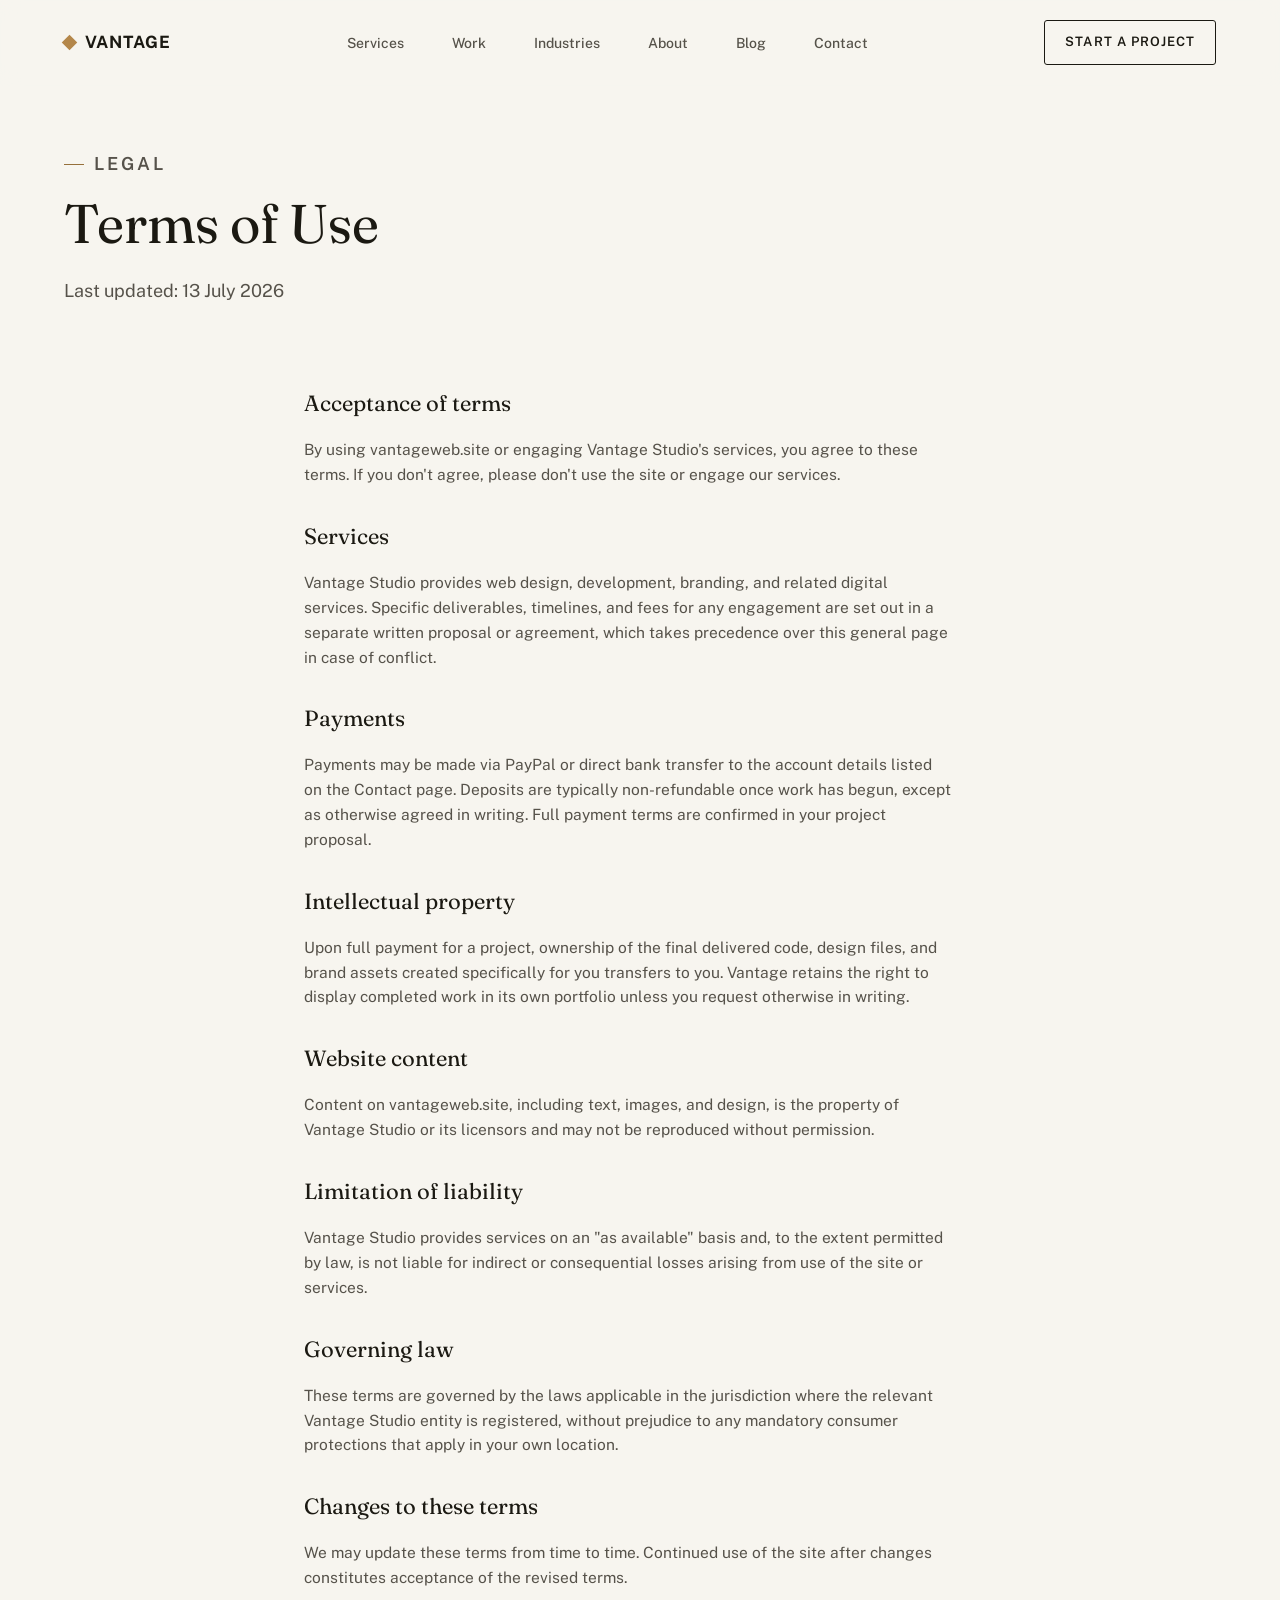
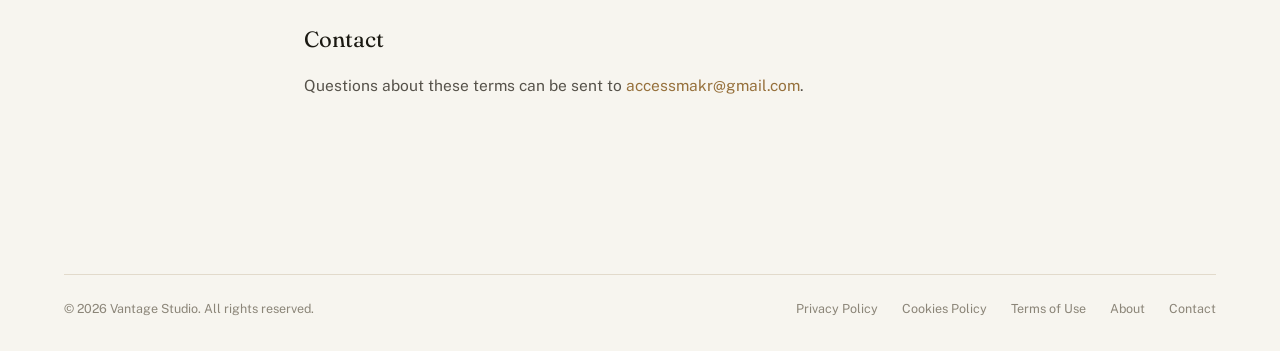
<file: terms-of-use.html>
<!DOCTYPE html>
<html lang="en">
<head>
<meta charset="UTF-8">
<meta name="viewport" content="width=device-width, initial-scale=1.0">
<title>Terms of Use — Vantage Studio</title>
<meta name="description" content="Terms governing use of vantageweb.site and engagement of Vantage Studio's web design and development services.">
<meta name="robots" content="index, follow">
<meta name="author" content="Vantage Studio">
<link rel="canonical" href="https://vantageweb.site/terms-of-use.html">
<link rel="sitemap" type="application/xml" href="/sitemap.xml">
<link rel="icon" type="image/svg+xml" href="data:image/svg+xml,%3Csvg xmlns='http://www.w3.org/2000/svg' viewBox='0 0 100 100'%3E%3Crect width='100' height='100' fill='%231E2B21'/%3E%3Crect x='30' y='30' width='40' height='40' fill='%23B4874A' transform='rotate(45 50 50)'/%3E%3C/svg%3E">
<link rel="preconnect" href="https://fonts.googleapis.com">
<link rel="preconnect" href="https://fonts.gstatic.com" crossorigin>
<link href="https://fonts.googleapis.com/css2?family=Fraunces:ital,opsz,wght@0,9..144,300;0,9..144,400;0,9..144,500;0,9..144,600;1,9..144,400;1,9..144,500&family=Public+Sans:wght@300;400;500;600;700&display=swap" rel="stylesheet">
<link rel="stylesheet" href="css/styles.css">
</head>
<body>

<div class="scroll-progress"></div>

<nav class="nav" id="nav">
  <div class="wrap nav__inner">
    <a href="index.html" class="logo"><span class="logo__mark"></span>VANTAGE</a>
    <ul class="nav__links" id="navLinks">
      <li><a href="index.html#services">Services</a></li>
      <li><a href="index.html#work">Work</a></li>
      <li><a href="index.html#industries">Industries</a></li>
      <li><a href="about.html">About</a></li>
      <li><a href="blog.html">Blog</a></li>
      <li><a href="contact.html">Contact</a></li>
    </ul>
    <div class="nav__right">
      <a href="contact.html" class="btn btn--ghost" style="padding:11px 20px;">Start a Project</a>
      <button class="nav__burger" id="burger" aria-label="Toggle menu"><span></span><span></span><span></span></button>
    </div>
  </div>
</nav>

<header class="page-head">
  <div class="wrap">
    <p class="eyebrow">Legal</p>
    <h1>Terms of Use</h1>
    <p>Last updated: 13 July 2026</p>
  </div>
</header>

<section class="legal-body" style="padding-top:0;">
  <div class="wrap wrap--narrow">
    <!-- DEV NOTE (not visible to visitors): this is a general-purpose template, not legal advice.
         Have it reviewed by a qualified lawyer before relying on it, especially the payment,
         liability, and cancellation terms. -->

    <h2>Acceptance of terms</h2>
    <p>By using vantageweb.site or engaging Vantage Studio's services, you agree to these terms. If you don't agree, please don't use the site or engage our services.</p>

    <h2>Services</h2>
    <p>Vantage Studio provides web design, development, branding, and related digital services. Specific deliverables, timelines, and fees for any engagement are set out in a separate written proposal or agreement, which takes precedence over this general page in case of conflict.</p>

    <h2>Payments</h2>
    <p>Payments may be made via PayPal or direct bank transfer to the account details listed on the Contact page. Deposits are typically non-refundable once work has begun, except as otherwise agreed in writing. Full payment terms are confirmed in your project proposal.</p>

    <h2>Intellectual property</h2>
    <p>Upon full payment for a project, ownership of the final delivered code, design files, and brand assets created specifically for you transfers to you. Vantage retains the right to display completed work in its own portfolio unless you request otherwise in writing.</p>

    <h2>Website content</h2>
    <p>Content on vantageweb.site, including text, images, and design, is the property of Vantage Studio or its licensors and may not be reproduced without permission.</p>

    <h2>Limitation of liability</h2>
    <p>Vantage Studio provides services on an "as available" basis and, to the extent permitted by law, is not liable for indirect or consequential losses arising from use of the site or services.</p>

    <h2>Governing law</h2>
    <p>These terms are governed by the laws applicable in the jurisdiction where the relevant Vantage Studio entity is registered, without prejudice to any mandatory consumer protections that apply in your own location.</p>

    <h2>Changes to these terms</h2>
    <p>We may update these terms from time to time. Continued use of the site after changes constitutes acceptance of the revised terms.</p>

    <h2>Contact</h2>
    <p>Questions about these terms can be sent to <a href="mailto:accessmakr@gmail.com" style="color:var(--champagne-deep);">accessmakr@gmail.com</a>.</p>
  </div>
</section>

<footer>
  <div class="wrap">
    <div class="footer__bottom" style="border-top:1px solid var(--line); padding-top: var(--sp-3);">
      <p>&copy; <span data-year></span> Vantage Studio. All rights reserved.</p>
      <div class="footer__legal">
        <a href="privacy-policy.html">Privacy Policy</a>
        <a href="cookies-policy.html">Cookies Policy</a>
        <a href="terms-of-use.html">Terms of Use</a>
        <a href="about.html">About</a>
        <a href="contact.html">Contact</a>
      </div>
    </div>
  </div>
</footer>

<div id="toast-container"></div>
<script defer src="js/main.js"></script>
</body>
</html>
</file>
<file: css/styles.css>
/* ==========================================================================
   VANTAGE — shared stylesheet
   ========================================================================== */

:root{
  --porcelain: #F7F5EF;
  --porcelain-deep: #EEE9DB;
  --card: #FFFFFF;
  --ink: #1B1912;
  --stone: #56524A;
  --stone-light: #8B8578;
  --champagne: #B4874A;
  --champagne-deep: #96703B;
  --champagne-soft: #E9D3AC;
  --pine: #1E2B21;
  --pine-light: #30432F;
  --line: #E2DACB;
  --error: #A8432F;
  --success: #3F6B4C;

  --sp-1: 8px; --sp-2: 16px; --sp-3: 24px; --sp-4: 32px;
  --sp-5: 48px; --sp-6: 64px; --sp-7: 96px; --sp-8: 136px;

  --display: 'Fraunces', 'Iowan Old Style', Georgia, serif;
  --body: 'Public Sans', -apple-system, BlinkMacSystemFont, 'Segoe UI', Roboto, sans-serif;

  --container: 1280px;
  --container-narrow: 800px;
  --radius: 3px;
}

*,*::before,*::after{ box-sizing: border-box; }
html{ scroll-behavior: smooth; overflow-x: hidden; }
body{
  margin:0; background: var(--porcelain); color: var(--ink);
  font-family: var(--body); font-size: 16px; line-height: 1.6;
  -webkit-font-smoothing: antialiased;
  overflow-x: hidden;
}
img{ max-width:100%; display:block; }
a{ color: inherit; text-decoration: none; }
ul{ list-style:none; margin:0; padding:0; }
h1,h2,h3,h4{ margin:0; font-family: var(--display); font-weight:400; }
p{ margin:0; }
button{ font-family: inherit; cursor:pointer; }
table{ border-collapse: collapse; width:100%; }

a:focus-visible, button:focus-visible, input:focus-visible, textarea:focus-visible{
  outline: 2px solid var(--champagne-deep); outline-offset: 3px;
}

.wrap{ max-width: var(--container); margin-inline:auto; padding-inline: clamp(24px, 5vw, 64px); }
.wrap--narrow{ max-width: var(--container-narrow); margin-inline:auto; padding-inline: clamp(24px, 5vw, 64px); }

.eyebrow{
  font-family: var(--body); font-size: 12px; font-weight: 600; letter-spacing: 0.16em;
  text-transform: uppercase; color: var(--champagne-deep);
  display:flex; align-items:center; gap: 10px;
}
.eyebrow::before{ content:""; width: 20px; height:1px; background: var(--champagne-deep); display:inline-block; }
.eyebrow--center{ justify-content:center; }
.eyebrow--center::before{ display:none; }

.btn{
  display:inline-flex; align-items:center; gap:8px; padding: 15px 28px; border-radius: var(--radius);
  font-size: 13px; font-weight: 600; letter-spacing: 0.08em; text-transform: uppercase;
  border: 1px solid transparent; transition: background .25s ease, color .25s ease, border-color .25s ease, transform .2s ease;
  white-space: nowrap;
}
.btn--primary{ background: var(--pine); color: var(--porcelain); }
.btn--primary:hover{ background: var(--pine-light); transform: translateY(-1px); }
.btn--ghost{ background: transparent; color: var(--ink); border-color: var(--ink); }
.btn--ghost:hover{ background: var(--ink); color: var(--porcelain); }
.btn--gold{ background: var(--champagne); color: var(--pine); }
.btn--gold:hover{ background: var(--champagne-deep); color: var(--porcelain); transform: translateY(-1px); }
.btn--outline-light{ background: transparent; color: var(--porcelain); border-color: rgba(247,245,239,0.4); }
.btn--outline-light:hover{ background: rgba(247,245,239,0.1); border-color: var(--porcelain); }
.btn--block{ width:100%; justify-content:center; }
.btn[disabled]{ opacity:.6; cursor:not-allowed; }

.reveal{ opacity:0; transform: translateY(28px); transition: opacity .7s ease, transform .7s ease; }
.reveal.is-visible{ opacity:1; transform: translateY(0); }

/* ---------- SCROLL PROGRESS BAR ---------- */
.scroll-progress{
  position: fixed; top:0; left:0; height:4px; width:0%; z-index: 200;
  background: linear-gradient(90deg, var(--champagne-deep), var(--champagne));
  transition: width .1s linear;
}

/* ---------- SEASONAL BANNER ---------- */
.season-banner{
  background: var(--pine); color: var(--champagne-soft); text-align:center;
  font-size: 12.5px; font-weight:600; letter-spacing:.06em; text-transform:uppercase;
  padding: 9px clamp(24px,5vw,64px); position:relative;
}
.season-banner button{
  position:absolute; right: 16px; top:50%; transform:translateY(-50%);
  background:none; border:none; color: rgba(247,245,239,0.6); font-size:16px; line-height:1; padding:4px;
}
.season-banner button:hover{ color: var(--porcelain); }
.season-banner.is-hidden{ display:none; }

/* ---------- NAV ---------- */
.nav{
  position: sticky; top:0; z-index: 100; background: rgba(247,245,239,0.9);
  backdrop-filter: blur(10px); border-bottom: 1px solid transparent;
  transition: border-color .3s ease, box-shadow .3s ease;
}
.nav.is-scrolled{ border-color: var(--line); box-shadow: 0 8px 24px -20px rgba(27,25,18,0.4); }
.nav__inner{ display:flex; align-items:center; justify-content:space-between; padding-block: 20px; }
.logo{ display:flex; align-items:center; gap:10px; font-family: var(--body); font-weight:700; font-size:17px; letter-spacing:0.06em; }
.logo__mark{ width:11px; height:11px; background: var(--champagne); transform: rotate(45deg); flex-shrink:0; }
.nav__links{ display:flex; align-items:center; gap: var(--sp-5); }
.nav__links a{ font-size:14px; font-weight:500; color: var(--stone); transition: color .2s ease; }
.nav__links a:hover, .nav__links a.is-active{ color: var(--ink); }
.nav__right{ display:flex; align-items:center; gap: var(--sp-4); }
.nav__burger{ display:none; background:none; border:none; padding:6px; flex-direction:column; gap:5px; }
.nav__burger span{ width:22px; height:2px; background: var(--ink); display:block; transition: transform .25s ease, opacity .25s ease; }

/* ---------- PAGE HEADER (non-hero pages) ---------- */
.page-head{ padding-block: var(--sp-6) var(--sp-5); }
.page-head h1{ font-size: clamp(2.2rem, 3vw + 1rem, 3.6rem); line-height:1.08; margin-block: var(--sp-2) var(--sp-3); max-width: 18ch; }
.page-head p{ font-size:18px; color: var(--stone); max-width: 60ch; }
.freshness{ display:inline-flex; align-items:center; gap:8px; font-size:12.5px; color: var(--stone-light); margin-top: var(--sp-2); }
.freshness__dot{ width:6px; height:6px; border-radius:50%; background: var(--success); flex-shrink:0; }

/* ---------- HERO (home) — full-bleed rotating image carousel ---------- */
.hero{
  position:relative; overflow:hidden; isolation:isolate;
  min-height: min(88vh, 780px);
  display:flex; align-items:flex-end;
  width:100%;
}
.hero__carousel{ position:absolute; inset:0; z-index:0; background: var(--pine); }
.hero__slide{
  position:absolute; inset:0; width:100%; height:100%;
  object-fit:cover; object-position:center;
  opacity:0; transition: opacity 1.6s ease;
}
.hero__slide.is-active{ opacity:1; }
.hero__overlay{
  position:absolute; inset:0; z-index:1; pointer-events:none;
  background: linear-gradient(to top, rgba(20,18,13,0.92) 0%, rgba(20,18,13,0.62) 38%, rgba(20,18,13,0.12) 72%, rgba(20,18,13,0) 100%);
}
.hero__content{ position:relative; z-index:2; width:100%; padding-block: var(--sp-6) var(--sp-6); }
.hero__content .eyebrow{ color: var(--champagne-soft); }
.hero__content .eyebrow::before{ background: var(--champagne-soft); }
.hero__headline{ font-size: clamp(2.6rem, 3.6vw + 1rem, 4.6rem); line-height: 1.05; letter-spacing: -0.01em; margin-block: var(--sp-3) var(--sp-3); max-width: 18ch; color: var(--porcelain); }
.hero__headline em{ font-style: italic; color: var(--champagne); }
.hero__sub{ font-size: 18px; color: rgba(247,245,239,0.84); max-width: 46ch; margin-bottom: var(--sp-4); }
.hero__ctas{ display:flex; gap: var(--sp-2); flex-wrap:wrap; margin-bottom: var(--sp-6); }
.hero__trust{ border-top:1px solid rgba(247,245,239,0.22); padding-top: var(--sp-3); font-size:15px; color: rgba(247,245,239,0.68); max-width: 52ch; }

/* ---------- REACH US TABS (home page teaser) ---------- */
.reach-us{ padding-block: var(--sp-6); }
.tabs__nav{ display:flex; gap: var(--sp-2); flex-wrap:wrap; border-bottom:1px solid var(--line); margin-bottom: var(--sp-5); }
.tabs__btn{
  background:none; border:none; padding: 14px 6px; margin-bottom:-1px;
  font-size:14px; font-weight:600; color: var(--stone-light);
  border-bottom: 2px solid transparent; transition: color .2s ease, border-color .2s ease;
  display:flex; align-items:center; gap:8px;
}
.tabs__btn svg{ width:16px; height:16px; stroke: currentColor; fill:none; stroke-width:1.8; }
.tabs__btn:hover{ color: var(--ink); }
.tabs__btn.is-active{ color: var(--champagne-deep); border-color: var(--champagne-deep); }
.tabs__panel{ display:none; }
.tabs__panel.is-active{ display:block; animation: tabFadeIn .55s ease; }
@keyframes tabFadeIn{ from{ opacity:0; transform: translateY(10px); } to{ opacity:1; transform: translateY(0); } }

.reach-panel{ display:grid; grid-template-columns: 1fr 1fr; gap: var(--sp-4); align-items:center; }
.reach-panel__body h3{ font-size:22px; margin-bottom:10px; }
.reach-panel__body p{ font-size:15px; color: var(--stone); margin-bottom: var(--sp-3); max-width:44ch; }
.reach-panel__visual{ background: var(--porcelain-deep); border-radius: var(--radius); padding: var(--sp-4); }
.reach-panel__visual .address-block{ margin-bottom:0; }
.reach-panel__visual .pay-card{ background: var(--card); }
.reach-panel__visual .pay-card + .pay-card{ margin-top: var(--sp-2); }

@media (max-width: 720px){
  .reach-panel{ grid-template-columns: 1fr; }
  .tabs__nav{ gap: var(--sp-1); }
  .tabs__btn{ font-size:13px; padding: 12px 4px; }
}


.logo-strip{ padding-block: var(--sp-4); border-top:1px solid var(--line); border-bottom:1px solid var(--line); }
.logo-strip .wrap{ display:flex; flex-direction:column; gap: var(--sp-3); }
.logo-strip .eyebrow{ justify-content:center; }
.logo-strip .eyebrow::before{ display:none; }
.marquee{ overflow:hidden; -webkit-mask-image: linear-gradient(90deg, transparent, #000 8%, #000 92%, transparent); mask-image: linear-gradient(90deg, transparent, #000 8%, #000 92%, transparent); }
.marquee__track{ display:flex; width:max-content; animation: marquee 32s linear infinite; }
.marquee__track span{ display:flex; align-items:center; gap: var(--sp-4); padding-inline: var(--sp-4); font-size:15px; font-weight:600; letter-spacing:.05em; color: var(--stone-light); white-space:nowrap; }
.marquee__track span::after{ content:"✦"; color: var(--champagne); font-size:10px; margin-left: var(--sp-4); }
@keyframes marquee{ from{ transform: translateX(0); } to{ transform: translateX(-50%); } }

/* ---------- SECTION HEADS ---------- */
section{ padding-block: var(--sp-7); }
.sec-head{ max-width: 640px; margin-bottom: var(--sp-6); }
.sec-head h2{ font-size: clamp(2rem, 2vw + 1.2rem, 3rem); margin-block: var(--sp-2) var(--sp-2); line-height:1.1; }
.sec-head p{ color: var(--stone); font-size:17px; }
.sec-head--center{ margin-inline:auto; text-align:center; }
.sec-head--center .eyebrow{ justify-content:center; }
.sec-head--center .eyebrow::before{ display:none; }

/* ---------- SERVICES ---------- */
.services__grid{ display:grid; grid-template-columns: repeat(3, 1fr); gap: 1px; background: var(--line); border:1px solid var(--line); }
.service{ background: var(--porcelain); padding: var(--sp-4); transition: background .25s ease; }
.service:hover{ background: var(--card); }
.service svg{ width:30px; height:30px; stroke: var(--champagne-deep); fill:none; stroke-width:1.5; stroke-linecap:round; stroke-linejoin:round; margin-bottom: var(--sp-3); }
.service h3{ font-size:19px; font-weight:500; margin-bottom: 10px; }
.service p{ font-size: 14.5px; color: var(--stone); }

/* ---------- WORK ---------- */
.work__filters{ display:flex; gap: 10px; flex-wrap:wrap; margin-bottom: var(--sp-5); }
.filter{ padding: 9px 18px; border:1px solid var(--line); border-radius: 999px; font-size:13px; font-weight:600; background: var(--card); color: var(--stone); transition: all .2s ease; }
.filter.is-active, .filter:hover{ background: var(--pine); color: var(--porcelain); border-color: var(--pine); }
.work__grid{ display:grid; grid-template-columns: repeat(3, 1fr); gap: var(--sp-4); }
.work-card{ position:relative; border-radius: var(--radius); overflow:hidden; aspect-ratio: 4/5; transition: opacity .3s ease, transform .3s ease; }
.work-card.is-hidden{ display:none; }
.work-card img{ width:100%; height:100%; object-fit:cover; transition: transform .6s ease; }
.work-card:hover img{ transform: scale(1.06); }
.work-card__overlay{ position:absolute; inset:0; padding: var(--sp-3); display:flex; flex-direction:column; justify-content:flex-end; background: linear-gradient(to top, rgba(27,25,18,0.86) 0%, rgba(27,25,18,0.15) 55%, transparent 75%); color: var(--porcelain); }
.work-card__tag{ font-size:11px; text-transform:uppercase; letter-spacing:.1em; color: var(--champagne-soft); margin-bottom:8px; font-weight:600; }
.work-card__title{ font-family: var(--display); font-size:21px; margin-bottom: 6px; }
.work-card__result{ font-size:13px; color: rgba(247,245,239,0.75); margin-bottom:10px; }
.work-card__link{ font-size:12px; font-weight:600; letter-spacing:.05em; opacity:0; transform: translateY(6px); transition: all .3s ease; }
.work-card:hover .work-card__link{ opacity:1; transform:translateY(0); }

/* ---------- CAPABILITY MARQUEE (signature) ---------- */
.capmarq{ background: var(--pine); color: var(--porcelain); padding-block: var(--sp-5); overflow:hidden; }
.capmarq__row{ display:flex; width:max-content; white-space:nowrap; font-family: var(--display); font-style: italic; font-weight:400; }
.capmarq__row--1{ font-size: clamp(2rem, 3.4vw, 3.6rem); animation: capmarq-l 38s linear infinite; margin-bottom: var(--sp-3); }
.capmarq__row--2{ font-size: clamp(1.3rem, 2vw, 2.1rem); color: rgba(247,245,239,0.45); animation: capmarq-r 32s linear infinite; }
.capmarq__row span{ padding-inline: var(--sp-3); }
.capmarq__row--1 span::after{ content:"✦"; font-style:normal; color: var(--champagne); font-size: 0.5em; vertical-align: middle; margin-left: var(--sp-3); }
.capmarq__row--2 span::after{ content:"✦"; font-style:normal; color: rgba(247,245,239,0.3); font-size: 0.5em; vertical-align: middle; margin-left: var(--sp-3); }
@keyframes capmarq-l{ from{ transform: translateX(0);} to{ transform: translateX(-50%);} }
@keyframes capmarq-r{ from{ transform: translateX(-50%);} to{ transform: translateX(0);} }

/* ---------- INDUSTRIES ---------- */
.industries__grid{ display:grid; grid-template-columns: repeat(3, 1fr); gap: var(--sp-3); }
.industry-card{ position:relative; border-radius: var(--radius); overflow:hidden; aspect-ratio: 1/1; }
.industry-card img{ width:100%; height:100%; object-fit:cover; }
.industry-card__overlay{ position:absolute; inset:0; padding: var(--sp-3); display:flex; flex-direction:column; justify-content:flex-end; background: linear-gradient(to top, rgba(27,25,18,0.82), rgba(27,25,18,0.05) 60%); color: var(--porcelain); }
.industry-card__overlay h3{ font-size:20px; margin-bottom:8px; }
.industry-card__overlay p{ font-size:13px; color: rgba(247,245,239,0.8); line-height:1.5; }

/* ---------- PROCESS ---------- */
.process__list{ display:flex; flex-direction:column; }
.process__item{ display:grid; grid-template-columns: 90px 1fr; gap: var(--sp-4); padding-block: var(--sp-4); border-top:1px solid var(--line); align-items:start; }
.process__item:last-child{ border-bottom:1px solid var(--line); }
.process__num{ font-family: var(--display); font-size: 22px; color: var(--champagne-deep); font-style:italic; }
.process__body h3{ font-size:22px; font-weight:500; margin-bottom:8px; }
.process__body p{ color: var(--stone); max-width:56ch; }

/* ---------- LEADERSHIP / TEAM ---------- */
.team__grid{ display:grid; grid-template-columns: repeat(auto-fit, minmax(220px, 260px)); gap: var(--sp-5); justify-content:center; max-width: 900px; margin-inline:auto; }
.team-card{ text-align:center; }
.team-card__photo{ width:140px; height:140px; border-radius:50%; object-fit:cover; margin-inline:auto; margin-bottom: var(--sp-3); border: 4px solid var(--card); box-shadow: 0 20px 40px -25px rgba(27,25,18,0.4); display:block; }
.team-card h3{ font-size:19px; margin-bottom:4px; }
.team-card span{ display:block; font-size:12px; font-weight:700; text-transform:uppercase; letter-spacing:.06em; color: var(--champagne-deep); margin-bottom:10px; }
.team-card p{ font-size:14px; color: var(--stone); max-width:30ch; margin-inline:auto; }

/* ---------- QUALITATIVE DIFFERENTIATORS (replaces numeric stat cards) ---------- */
.why{ background: var(--porcelain-deep); }
.why__grid{ display:grid; grid-template-columns: repeat(4, 1fr); gap: var(--sp-4); margin-top: var(--sp-6); }
.why-point{ background: var(--card); border:1px solid var(--line); border-radius: var(--radius); padding: var(--sp-3); }
.why-point span{ display:block; font-size:12.5px; font-weight:700; text-transform:uppercase; letter-spacing:.06em; color: var(--champagne-deep); margin-bottom: 10px; }
.why-point h3{ font-size: 19px; font-weight:500; margin-bottom: 8px; }
.why-point p{ font-size:14px; color: var(--stone); }

/* ---------- TRUST STRIP ---------- */
.trust-strip{ border-top:1px solid var(--line); border-bottom:1px solid var(--line); padding-block: var(--sp-3); }
.trust-strip .wrap{ display:flex; flex-wrap:wrap; gap: var(--sp-4); justify-content:center; align-items:center; }
.trust-strip__item{ font-size:13.5px; font-weight:600; color: var(--stone); display:flex; align-items:center; gap:8px; }
.trust-strip__item svg{ width:15px; height:15px; stroke: var(--champagne-deep); fill:none; stroke-width:1.8; flex-shrink:0; }

/* ---------- TESTIMONIALS (rotating carousel) ---------- */
.testi-carousel{ max-width: 620px; margin-inline:auto; }
.testi-carousel__track{ position:relative; min-height: 200px; }
.testi-carousel .testi-card{ display:none; text-align:center; background: var(--card); border:1px solid var(--line); border-radius: var(--radius); padding: var(--sp-5) var(--sp-4); flex-direction:column; gap: var(--sp-3); align-items:center; }
.testi-carousel .testi-card.is-active{ display:flex; animation: tabFadeIn .6s ease; }
.testi-carousel .testi-card__quote{ font-family: var(--display); font-size:20px; line-height:1.5; color: var(--ink); }
.testi-carousel .testi-card__person{ margin-top:0; }
.testi-carousel__dots{ display:flex; justify-content:center; gap:10px; margin-top: var(--sp-4); }
.testi-carousel__dot{ width:8px; height:8px; border-radius:50%; background: var(--line); border:none; padding:0; cursor:pointer; transition: background .2s ease, transform .2s ease; }
.testi-carousel__dot:hover{ background: var(--champagne); }
.testi-carousel__dot.is-active{ background: var(--champagne-deep); transform: scale(1.35); }
.testi-card__person{ display:flex; align-items:center; gap:12px; margin-top:auto; }
.testi-card__person img{ width:44px; height:44px; border-radius:50%; object-fit:cover; }
.testi-card__avatar{
  width:44px; height:44px; border-radius:50%; flex-shrink:0;
  background: var(--pine); color: var(--champagne-soft);
  display:flex; align-items:center; justify-content:center;
  font-family: var(--display); font-size:15px; font-weight:500; letter-spacing:.02em;
}
.testi-card__person b{ display:block; font-size:14px; }
.testi-card__person span{ display:block; font-size:12.5px; color: var(--stone-light); }

/* ---------- CTA ---------- */
.cta{ background: var(--pine); color: var(--porcelain); text-align:center; padding-block: var(--sp-7); }
.cta h2{ font-size: clamp(2rem, 2.6vw + 1rem, 3.4rem); max-width: 16ch; margin-inline:auto; margin-bottom: var(--sp-3); }
.cta p{ color: rgba(247,245,239,0.7); max-width: 50ch; margin-inline:auto; margin-bottom: var(--sp-5); font-size:17px; }
.cta__ctas{ display:flex; gap: var(--sp-2); justify-content:center; flex-wrap:wrap; }

/* ---------- QUICK ANSWER CALLOUT ---------- */
.quick-answer{ background: var(--card); border:1px solid var(--line); border-left: 4px solid var(--champagne); border-radius: var(--radius); padding: var(--sp-3) var(--sp-4); margin-block: var(--sp-4) var(--sp-6); }
.quick-answer h2{ font-size:14px; text-transform:uppercase; letter-spacing:.08em; color: var(--champagne-deep); margin-bottom:10px; font-family: var(--body); font-weight:700; }
.quick-answer p{ font-size:17px; color: var(--ink); line-height:1.6; }

.toc{ background: var(--porcelain-deep); border-radius: var(--radius); padding: var(--sp-3) var(--sp-4); margin-block: var(--sp-4) var(--sp-5); }
.toc__title{ font-size:12px; font-weight:700; text-transform:uppercase; letter-spacing:.06em; color: var(--champagne-deep); margin-bottom:10px; }
.toc ol{ list-style:decimal; padding-left:1.2em; display:grid; gap:6px; margin:0; }
.toc a{ font-size:14.5px; color: var(--ink); text-decoration:underline; text-underline-offset:2px; }
.toc a:hover{ color: var(--champagne-deep); }

/* ---------- ARTICLE / BLOG CONTENT ---------- */
.article-head{ padding-block: var(--sp-6) var(--sp-4); }
.article-head .eyebrow{ margin-bottom: var(--sp-2); }
.article-head h1{ font-size: clamp(2rem, 2.6vw + 1rem, 3.2rem); line-height:1.1; margin-bottom: var(--sp-3); max-width: 20ch; }
.article-meta{ display:flex; flex-wrap:wrap; gap: var(--sp-3); align-items:center; font-size:13.5px; color: var(--stone-light); border-top:1px solid var(--line); border-bottom:1px solid var(--line); padding-block: var(--sp-2); }
.article-body{ padding-block: var(--sp-2) var(--sp-6); }
.article-body h2{ font-size: clamp(1.5rem, 1.6vw + 1rem, 2.1rem); margin-block: var(--sp-5) var(--sp-2); }
.article-body h3{ font-family: var(--body); font-size:18px; font-weight:700; margin-block: var(--sp-4) var(--sp-1); }
.article-body p{ color: var(--stone); font-size:16.5px; margin-bottom: var(--sp-3); max-width: 72ch; }
.article-body ul{ margin-bottom: var(--sp-3); padding-left: 1.2em; list-style: disc; color: var(--stone); max-width: 72ch; }
.article-body li{ margin-bottom: 8px; }
.callout-box{ background: var(--porcelain-deep); border-radius: var(--radius); padding: var(--sp-3) var(--sp-4); margin-block: var(--sp-4); font-size:15px; color: var(--stone); }
.callout-box strong{ color: var(--ink); }

.compare-table{ margin-block: var(--sp-4); overflow-x:auto; border:1px solid var(--line); border-radius: var(--radius); }
.compare-table table{ min-width: 560px; }
.compare-table th, .compare-table td{ text-align:left; padding: 14px 16px; font-size:14.5px; border-bottom:1px solid var(--line); }
.compare-table th{ background: var(--porcelain-deep); font-weight:700; text-transform:uppercase; font-size:11.5px; letter-spacing:.06em; color: var(--stone); }
.compare-table tr:last-child td{ border-bottom:none; }
.compare-table td.is-highlight{ background: rgba(180,135,74,0.08); font-weight:600; }

.logic-methodology{ display:grid; grid-template-columns: 1fr 1fr; gap: var(--sp-3); margin-block: var(--sp-5); }
.lm-card{ border:1px solid var(--line); border-radius: var(--radius); padding: var(--sp-3); background: var(--card); }
.lm-card span{ display:block; font-size:11.5px; font-weight:700; text-transform:uppercase; letter-spacing:.06em; color: var(--champagne-deep); margin-bottom:8px; }
.lm-card p{ font-size:15px; color: var(--ink); margin:0; }

.citations{ border-top:1px solid var(--line); padding-top: var(--sp-3); margin-top: var(--sp-5); }
.citations h2{ font-family: var(--body); font-size:13px; text-transform:uppercase; letter-spacing:.06em; color: var(--stone-light); margin-bottom: var(--sp-2); }
.citations ol{ list-style: decimal; padding-left: 1.2em; }
.citations li{ font-size:14px; color: var(--stone); margin-bottom:8px; }
.citations a{ color: var(--champagne-deep); text-decoration: underline; text-underline-offset:2px; }
.citations a:hover{ color: var(--ink); }

/* ---------- BLOG LISTING ---------- */
.blog__grid{ display:grid; grid-template-columns: repeat(3, 1fr); gap: var(--sp-4); }
.blog-card{ border:1px solid var(--line); border-radius: var(--radius); overflow:hidden; background: var(--card); display:flex; flex-direction:column; }
.blog-card__img{ aspect-ratio: 16/10; overflow:hidden; }
.blog-card__img img{ width:100%; height:100%; object-fit:cover; }
.blog-card__body{ padding: var(--sp-3); display:flex; flex-direction:column; gap:10px; flex:1; }
.blog-card__tag{ font-size:11px; text-transform:uppercase; letter-spacing:.08em; color: var(--champagne-deep); font-weight:700; }
.blog-card__body h3{ font-size:19px; line-height:1.25; }
.blog-card__body p{ font-size:14px; color: var(--stone); flex:1; }
.blog-card__meta{ font-size:12px; color: var(--stone-light); }
.blog-card--soon{ opacity:.6; }
.blog-card--soon .blog-card__body h3::after{ content:" — Coming soon"; font-size:12px; text-transform:uppercase; color: var(--stone-light); font-family: var(--body); font-weight:700; }

/* ---------- FAQ ACCORDION ---------- */
.faq{ max-width: var(--container-narrow); margin-inline:auto; }
.faq-item{ border-bottom:1px solid var(--line); }
.faq-item__q{ width:100%; display:flex; justify-content:space-between; align-items:center; gap: var(--sp-3); padding-block: var(--sp-3); background:none; border:none; text-align:left; font-family: var(--display); font-size:18px; color: var(--ink); }
.faq-item__chevron{ flex-shrink:0; width:18px; height:18px; stroke: var(--champagne-deep); fill:none; stroke-width:2; transition: transform .25s ease; }
.faq-item.is-open .faq-item__chevron{ transform: rotate(180deg); }
.faq-item__a{ max-height:0; overflow:hidden; transition: max-height .3s ease, padding .3s ease; }
.faq-item.is-open .faq-item__a{ max-height: 480px; padding-bottom: var(--sp-3); }
.faq-item__a p{ color: var(--stone); font-size:15px; max-width: 68ch; }

/* ---------- CONTACT / PAYMENTS ---------- */
.contact-grid{ display:grid; grid-template-columns: 1fr 1fr; gap: var(--sp-6); align-items:start; }
.contact-form{ max-width:400px; background: var(--card); border:1px solid var(--line); border-radius: var(--radius); padding: var(--sp-4); box-shadow: 0 30px 60px -40px rgba(27,25,18,0.3); }
.contact-form h2{ font-size:22px; margin-bottom: 6px; }
.contact-form > p{ font-size:14px; color: var(--stone); margin-bottom: var(--sp-3); }
.field{ margin-bottom: var(--sp-2); }
.field label{ display:block; font-size:12.5px; font-weight:600; text-transform:uppercase; letter-spacing:.05em; color: var(--stone); margin-bottom:6px; }
.field input, .field textarea{
  width:100%; border:1px solid var(--line); border-radius: var(--radius); padding: 12px 14px;
  font-family: var(--body); font-size:14.5px; background: var(--porcelain); color: var(--ink); resize: vertical;
}
.field input:focus, .field textarea:focus{ outline:none; border-color: var(--champagne-deep); background: var(--card); }
.field--hp{ position:absolute; left:-9999px; top:-9999px; }
.form-status{ font-size:13px; margin-top: var(--sp-2); display:none; }
.form-status.is-visible{ display:block; }
.form-status.is-success{ color: var(--success); }
.form-status.is-error{ color: var(--error); }

.contact-info h2{ font-size:22px; margin-bottom: var(--sp-3); }
.contact-channels{ display:flex; flex-direction:column; gap: var(--sp-2); margin-bottom: var(--sp-4); }
.contact-channel{ display:flex; align-items:flex-start; gap:12px; padding: var(--sp-2); border:1px solid var(--line); border-radius: var(--radius); background: var(--card); }
.contact-channel svg{ width:20px; height:20px; stroke: var(--champagne-deep); fill:none; stroke-width:1.6; flex-shrink:0; margin-top:2px; }
.contact-channel b{ display:block; font-size:14.5px; margin-bottom:3px; }
.contact-channel span, .contact-channel a{ font-size:13.5px; color: var(--stone); }
.contact-channel a:hover{ color: var(--champagne-deep); }

.address-block{ display:grid; grid-template-columns: 1fr 1fr; gap: var(--sp-3); margin-bottom: var(--sp-3); }
.address-card{ border:1px solid var(--line); border-radius: var(--radius); padding: var(--sp-3); background: var(--card); }
.address-card span{ display:block; font-size:11.5px; font-weight:700; text-transform:uppercase; letter-spacing:.06em; color: var(--champagne-deep); margin-bottom:8px; }
.address-card p{ font-size:14.5px; color: var(--stone); line-height:1.5; }
.map-embed{ border-radius: var(--radius); overflow:hidden; border:1px solid var(--line); margin-bottom: var(--sp-5); }
.map-embed iframe{ width:100%; height:280px; border:0; display:block; }

.payments{ background: var(--porcelain-deep); }
.payments__grid{ display:grid; grid-template-columns: 1fr 1fr; gap: var(--sp-4); }
.pay-card{ background: var(--card); border:1px solid var(--line); border-radius: var(--radius); padding: var(--sp-4); }
.pay-card h3{ font-size:19px; margin-bottom: 6px; }
.pay-card > p{ font-size:14px; color: var(--stone); margin-bottom: var(--sp-3); }
.pay-card__row{ display:flex; justify-content:space-between; padding-block:10px; border-bottom:1px solid var(--line); font-size:14px; }
.pay-card__row:last-of-type{ border-bottom:none; }
.pay-card__row span:first-child{ color: var(--stone-light); }
.pay-card__row span:last-child{ font-weight:600; }
.pay-card__note{ font-size:13px; color: var(--stone-light); margin-top: var(--sp-2); }
#paypal-container-C6UDDD4SF6T9W{ margin-top: var(--sp-2); }

/* ---------- SHARE SYSTEM ---------- */
.share{ display:flex; flex-wrap:wrap; gap:8px; margin-block: var(--sp-3); }
.share button, .share a{
  display:inline-flex; align-items:center; padding: 8px 16px; border-radius:999px; border:1px solid var(--line);
  background: var(--card); font-size:12.5px; font-weight:600; color: var(--stone); transition: all .2s ease;
}
.share button:hover, .share a:hover{ background: var(--pine); color: var(--porcelain); border-color: var(--pine); }

/* ---------- TOAST ---------- */
#toast-container{ position: fixed; bottom: 24px; left:50%; transform: translateX(-50%); z-index: 300; display:flex; flex-direction:column; gap:8px; align-items:center; }
.toast{
  background: var(--ink); color: var(--porcelain); padding: 12px 22px; border-radius: var(--radius); font-size:14px;
  box-shadow: 0 20px 40px -20px rgba(0,0,0,0.5); opacity:0; transform: translateY(10px); transition: opacity .25s ease, transform .25s ease;
}
.toast.is-visible{ opacity:1; transform: translateY(0); }

/* ---------- LEGAL PAGES ---------- */
.legal-body{ padding-block: var(--sp-2) var(--sp-7); }
.legal-body h2{ font-size: 22px; margin-block: var(--sp-4) var(--sp-2); }
.legal-body p, .legal-body li{ color: var(--stone); font-size:15.5px; max-width: 72ch; margin-bottom: var(--sp-2); }
.legal-body ul{ list-style: disc; padding-left: 1.3em; }
.legal-note{ background: var(--porcelain-deep); border-radius: var(--radius); padding: var(--sp-3); font-size:13.5px; color: var(--stone); margin-bottom: var(--sp-5); }

/* ---------- FOOTER ---------- */
footer{ padding-block: var(--sp-6) var(--sp-4); }
.footer__top{ display:grid; grid-template-columns: 1.4fr 1fr 1fr 1fr 1.2fr; gap: var(--sp-4); padding-bottom: var(--sp-6); border-bottom:1px solid var(--line); }
.footer__brand p{ color: var(--stone); font-size:14px; margin-block: var(--sp-2) var(--sp-3); max-width: 32ch; }
.footer__social{ display:flex; gap: var(--sp-3); }
.footer__social a{ font-size:13px; font-weight:600; color: var(--stone); }
.footer__social a:hover{ color: var(--ink); }
.footer__col h4{ font-family: var(--body); font-size:13px; font-weight:700; text-transform:uppercase; letter-spacing:.06em; margin-bottom: var(--sp-3); color: var(--stone-light); }
.footer__col ul{ display:flex; flex-direction:column; gap:10px; }
.footer__col a{ font-size:14px; color: var(--stone); transition: color .2s ease; }
.footer__col a:hover{ color: var(--ink); }
.footer__news form{ display:flex; margin-top: var(--sp-2); border:1px solid var(--line); border-radius: var(--radius); overflow:hidden; }
.footer__news input{ flex:1; border:none; padding:12px 14px; font-family: var(--body); font-size:13px; background: var(--card); color: var(--ink); }
.footer__news input:focus{ outline:none; }
.footer__news button{ background: var(--pine); color: var(--porcelain); border:none; padding-inline:16px; font-size:12px; font-weight:600; letter-spacing:.05em; text-transform:uppercase; }
.footer__bottom{ display:flex; justify-content:space-between; align-items:center; padding-top: var(--sp-4); flex-wrap:wrap; gap: var(--sp-2); }
.footer__bottom p{ font-size:12.5px; color: var(--stone-light); }
.footer__legal{ display:flex; gap: var(--sp-3); flex-wrap:wrap; }
.footer__legal a{ font-size:12.5px; color: var(--stone-light); }
.footer__legal a:hover{ color: var(--ink); }

/* ---------- RESPONSIVE ---------- */
@media (max-width: 960px){
  .hero{ min-height: min(78vh, 640px); }
  .services__grid{ grid-template-columns: repeat(2,1fr); }
  .work__grid{ grid-template-columns: repeat(2,1fr); }
  .industries__grid{ grid-template-columns: repeat(2,1fr); }
  .why__grid{ grid-template-columns: repeat(2,1fr); }
  .footer__top{ grid-template-columns: repeat(2,1fr); }
  .blog__grid{ grid-template-columns: repeat(2,1fr); }
  .contact-grid{ grid-template-columns: 1fr; }
  .contact-form{ max-width: 100%; }
  .payments__grid{ grid-template-columns: 1fr; }
  .address-block{ grid-template-columns: 1fr; }
  .logic-methodology{ grid-template-columns: 1fr; }
}
@media (max-width: 720px){
  .hero{ min-height: min(72vh, 560px); }
  .nav__inner{ flex-wrap:wrap; }
  .nav__links{
    display:none;
    order:10;
    width:100%;
    flex-direction:column;
    align-items:flex-start;
    gap: 2px;
    padding-block: var(--sp-3);
    margin-top: var(--sp-2);
    border-top:1px solid var(--line);
  }
  .nav__links.is-open{ display:flex; animation: tabFadeIn .3s ease; }
  .nav__links li{ width:100%; }
  .nav__links a{ display:block; width:100%; font-size:17px; padding-block:10px; }
  .nav__burger{ display:flex; }
  .nav__right .btn--ghost{ display:none; }
  .services__grid{ grid-template-columns: 1fr; }
  .work__grid{ grid-template-columns: 1fr; }
  .industries__grid{ grid-template-columns: 1fr; }
  .why__grid{ grid-template-columns: 1fr; }
  .footer__top{ grid-template-columns: 1fr; gap: var(--sp-5); }
  .process__item{ grid-template-columns: 1fr; gap: 8px; }
  .blog__grid{ grid-template-columns: 1fr; }
  .trust-strip .wrap{ gap: var(--sp-2); }
}

@media (prefers-reduced-motion: reduce){
  .marquee__track, .capmarq__row{ animation: none; }
  .reveal{ opacity:1; transform:none; transition:none; }
  .hero__slide{ transition:none; }
  html{ scroll-behavior:auto; }
}
</file>
